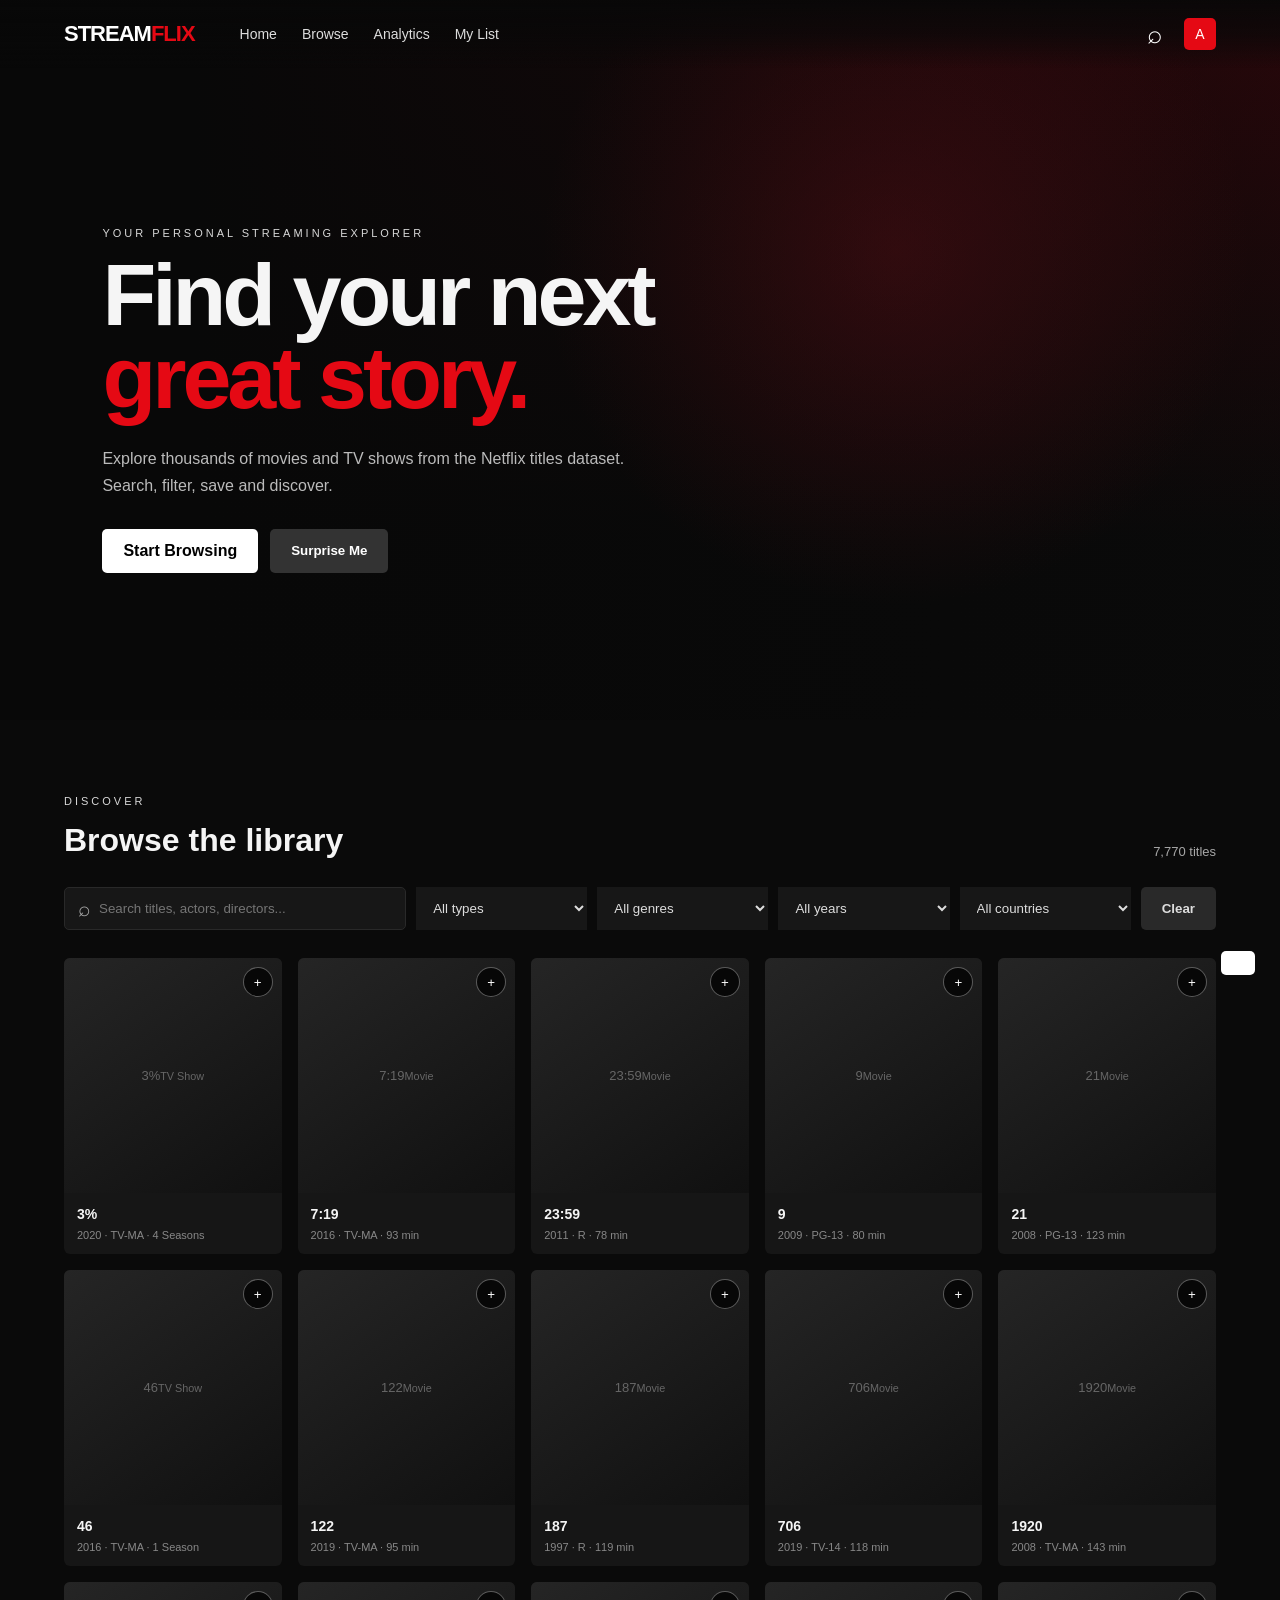
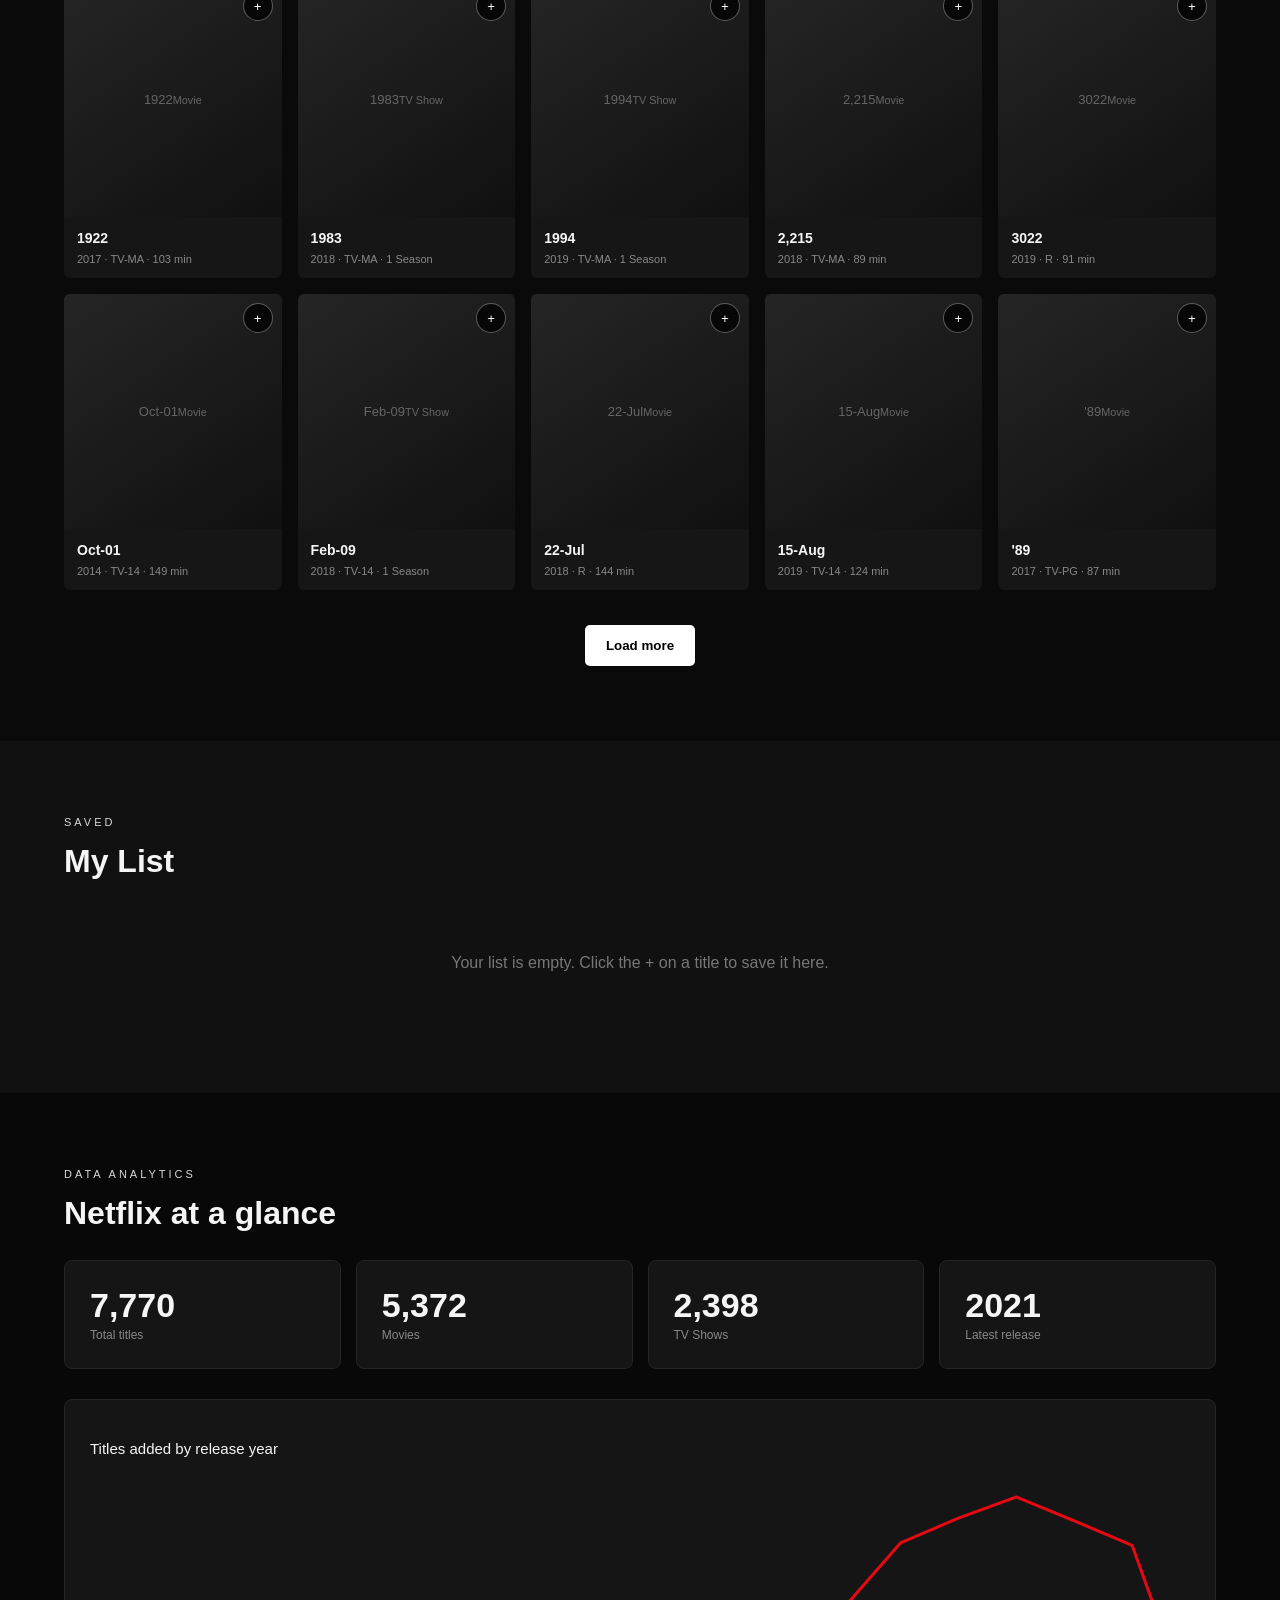
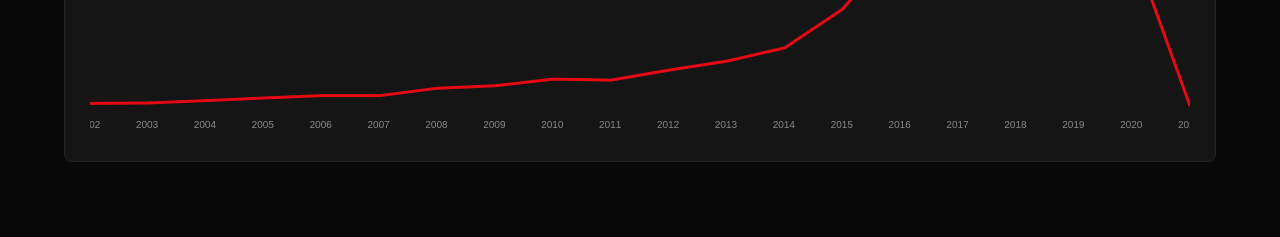
<file: website/index.html>
<!DOCTYPE html>
<html lang="en">
<head>
  <meta charset="UTF-8">
  <meta name="viewport" content="width=device-width, initial-scale=1.0">
  <title>StreamFlix — Netflix Data Explorer</title>
  <link rel="stylesheet" href="style.css">
</head>
<body>
  <header class="navbar">
    <a class="logo" href="#">STREAM<span>FLIX</span></a>
    <nav><a href="#home">Home</a><a href="#browse">Browse</a><a href="#analytics">Analytics</a><a href="#my-list">My List</a></nav>
    <div class="nav-actions"><button id="searchBtn" aria-label="Search">⌕</button><button id="profileBtn" class="profile">A</button></div>
  </header>

  <main>
    <section id="home" class="hero">
      <div class="hero-content">
        <p class="eyebrow">YOUR PERSONAL STREAMING EXPLORER</p>
        <h1>Find your next<br><strong>great story.</strong></h1>
        <p class="hero-copy">Explore thousands of movies and TV shows from the Netflix titles dataset. Search, filter, save and discover.</p>
        <div class="hero-actions"><a href="#browse" class="primary">Start Browsing</a><button id="randomBtn" class="secondary">Surprise Me</button></div>
      </div>
    </section>

    <section id="browse" class="section browse-section">
      <div class="section-head"><div><p class="eyebrow">DISCOVER</p><h2>Browse the library</h2></div><span id="resultCount" class="muted"></span></div>
      <div class="filters">
        <label class="search"><span>⌕</span><input id="searchInput" placeholder="Search titles, actors, directors..." autocomplete="off"></label>
        <select id="typeFilter"><option value="">All types</option><option>Movie</option><option>TV Show</option></select>
        <select id="genreFilter"><option value="">All genres</option></select>
        <select id="yearFilter"><option value="">All years</option></select>
        <select id="countryFilter"><option value="">All countries</option></select>
        <button id="clearFilters" class="clear">Clear</button>
      </div>
      <div id="grid" class="grid"></div>
      <button id="loadMore" class="load-more">Load more</button>
    </section>

    <section id="my-list" class="section dark-section">
      <div class="section-head"><div><p class="eyebrow">SAVED</p><h2>My List</h2></div></div>
      <div id="myListGrid" class="grid"></div><p id="emptyList" class="empty">Your list is empty. Click the + on a title to save it here.</p>
    </section>

    <section id="analytics" class="section analytics">
      <div class="section-head"><div><p class="eyebrow">DATA ANALYTICS</p><h2>Netflix at a glance</h2></div></div>
      <div class="stats"><div><b id="totalStat">—</b><span>Total titles</span></div><div><b id="movieStat">—</b><span>Movies</span></div><div><b id="showStat">—</b><span>TV Shows</span></div><div><b id="yearStat">—</b><span>Latest release</span></div></div>
      <div class="chart-card"><h3>Titles added by release year</h3><canvas id="yearChart"></canvas></div>
    </section>
  </main>

  <div id="modal" class="modal hidden"><div class="modal-backdrop" data-close></div><article class="details"><button class="close" data-close>×</button><div id="detailContent"></div></article></div>
  <div id="toast" class="toast"></div>
  <script src="app.js"></script>
</body>
</html>
</file>
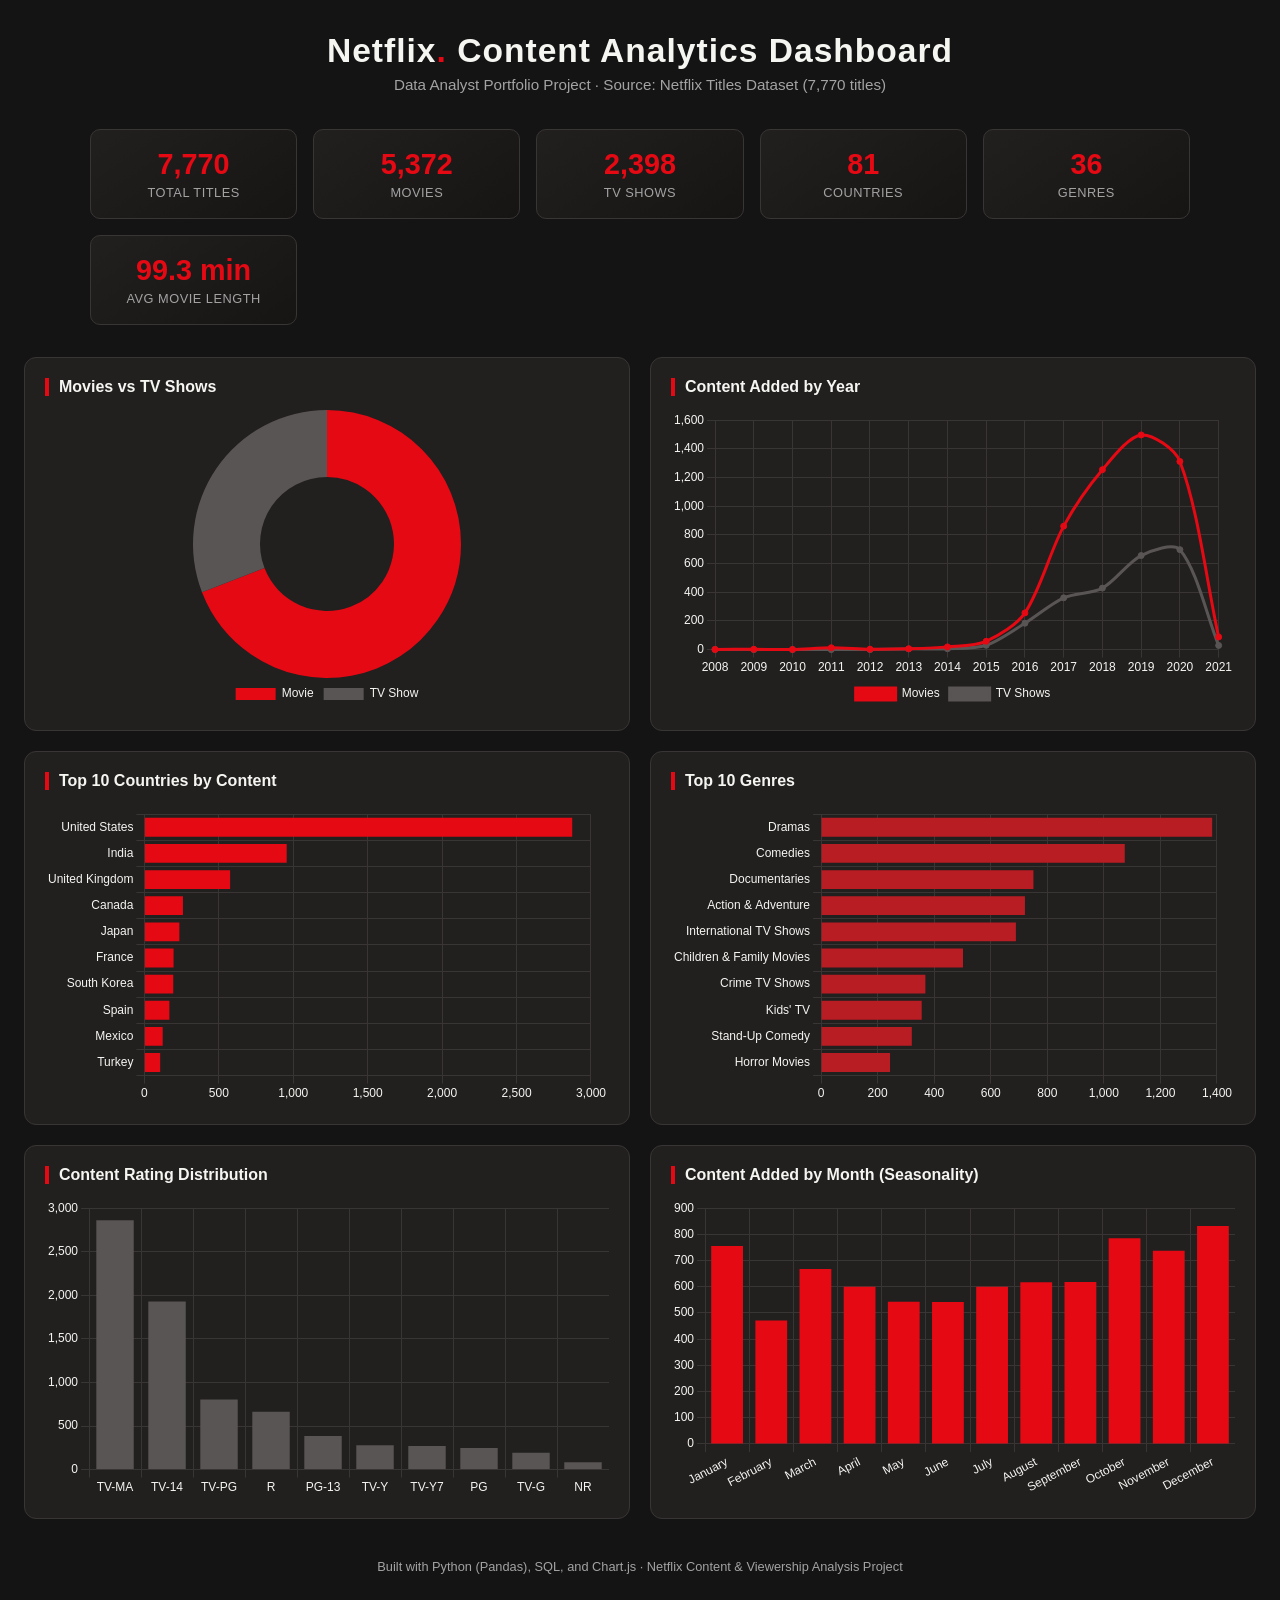
<file: netflix_dashboard.html>
<!DOCTYPE html>
<html lang="en">
<head>
<meta charset="UTF-8">
<title>Netflix Content Analytics Dashboard</title>
<script>
/*!
 * Chart.js v4.5.1
 * https://www.chartjs.org
 * (c) 2025 Chart.js Contributors
 * Released under the MIT License
 */
!function(t,e){"object"==typeof exports&&"undefined"!=typeof module?module.exports=e():"function"==typeof define&&define.amd?define(e):(t="undefined"!=typeof globalThis?globalThis:t||self).Chart=e()}(this,(function(){"use strict";var t=Object.freeze({__proto__:null,get Colors(){return Jo},get Decimation(){return ta},get Filler(){return ba},get Legend(){return Ma},get SubTitle(){return Pa},get Title(){return ka},get Tooltip(){return Na}});function e(){}const i=(()=>{let t=0;return()=>t++})();function s(t){return null==t}function n(t){if(Array.isArray&&Array.isArray(t))return!0;const e=Object.prototype.toString.call(t);return"[object"===e.slice(0,7)&&"Array]"===e.slice(-6)}function o(t){return null!==t&&"[object Object]"===Object.prototype.toString.call(t)}function a(t){return("number"==typeof t||t instanceof Number)&&isFinite(+t)}function r(t,e){return a(t)?t:e}function l(t,e){return void 0===t?e:t}const h=(t,e)=>"string"==typeof t&&t.endsWith("%")?parseFloat(t)/100:+t/e,c=(t,e)=>"string"==typeof t&&t.endsWith("%")?parseFloat(t)/100*e:+t;function d(t,e,i){if(t&&"function"==typeof t.call)return t.apply(i,e)}function u(t,e,i,s){let a,r,l;if(n(t))if(r=t.length,s)for(a=r-1;a>=0;a--)e.call(i,t[a],a);else for(a=0;a<r;a++)e.call(i,t[a],a);else if(o(t))for(l=Object.keys(t),r=l.length,a=0;a<r;a++)e.call(i,t[l[a]],l[a])}function f(t,e){let i,s,n,o;if(!t||!e||t.length!==e.length)return!1;for(i=0,s=t.length;i<s;++i)if(n=t[i],o=e[i],n.datasetIndex!==o.datasetIndex||n.index!==o.index)return!1;return!0}function g(t){if(n(t))return t.map(g);if(o(t)){const e=Object.create(null),i=Object.keys(t),s=i.length;let n=0;for(;n<s;++n)e[i[n]]=g(t[i[n]]);return e}return t}function p(t){return-1===["__proto__","prototype","constructor"].indexOf(t)}function m(t,e,i,s){if(!p(t))return;const n=e[t],a=i[t];o(n)&&o(a)?x(n,a,s):e[t]=g(a)}function x(t,e,i){const s=n(e)?e:[e],a=s.length;if(!o(t))return t;const r=(i=i||{}).merger||m;let l;for(let e=0;e<a;++e){if(l=s[e],!o(l))continue;const n=Object.keys(l);for(let e=0,s=n.length;e<s;++e)r(n[e],t,l,i)}return t}function b(t,e){return x(t,e,{merger:_})}function _(t,e,i){if(!p(t))return;const s=e[t],n=i[t];o(s)&&o(n)?b(s,n):Object.prototype.hasOwnProperty.call(e,t)||(e[t]=g(n))}const y={"":t=>t,x:t=>t.x,y:t=>t.y};function v(t){const e=t.split("."),i=[];let s="";for(const t of e)s+=t,s.endsWith("\\")?s=s.slice(0,-1)+".":(i.push(s),s="");return i}function M(t,e){const i=y[e]||(y[e]=function(t){const e=v(t);return t=>{for(const i of e){if(""===i)break;t=t&&t[i]}return t}}(e));return i(t)}function w(t){return t.charAt(0).toUpperCase()+t.slice(1)}const k=t=>void 0!==t,S=t=>"function"==typeof t,P=(t,e)=>{if(t.size!==e.size)return!1;for(const i of t)if(!e.has(i))return!1;return!0};function D(t){return"mouseup"===t.type||"click"===t.type||"contextmenu"===t.type}const C=Math.PI,O=2*C,A=O+C,T=Number.POSITIVE_INFINITY,L=C/180,E=C/2,R=C/4,I=2*C/3,z=Math.log10,F=Math.sign;function V(t,e,i){return Math.abs(t-e)<i}function B(t){const e=Math.round(t);t=V(t,e,t/1e3)?e:t;const i=Math.pow(10,Math.floor(z(t))),s=t/i;return(s<=1?1:s<=2?2:s<=5?5:10)*i}function W(t){const e=[],i=Math.sqrt(t);let s;for(s=1;s<i;s++)t%s==0&&(e.push(s),e.push(t/s));return i===(0|i)&&e.push(i),e.sort(((t,e)=>t-e)).pop(),e}function N(t){return!function(t){return"symbol"==typeof t||"object"==typeof t&&null!==t&&!(Symbol.toPrimitive in t||"toString"in t||"valueOf"in t)}(t)&&!isNaN(parseFloat(t))&&isFinite(t)}function H(t,e){const i=Math.round(t);return i-e<=t&&i+e>=t}function j(t,e,i){let s,n,o;for(s=0,n=t.length;s<n;s++)o=t[s][i],isNaN(o)||(e.min=Math.min(e.min,o),e.max=Math.max(e.max,o))}function $(t){return t*(C/180)}function Y(t){return t*(180/C)}function U(t){if(!a(t))return;let e=1,i=0;for(;Math.round(t*e)/e!==t;)e*=10,i++;return i}function X(t,e){const i=e.x-t.x,s=e.y-t.y,n=Math.sqrt(i*i+s*s);let o=Math.atan2(s,i);return o<-.5*C&&(o+=O),{angle:o,distance:n}}function q(t,e){return Math.sqrt(Math.pow(e.x-t.x,2)+Math.pow(e.y-t.y,2))}function K(t,e){return(t-e+A)%O-C}function G(t){return(t%O+O)%O}function J(t,e,i,s){const n=G(t),o=G(e),a=G(i),r=G(o-n),l=G(a-n),h=G(n-o),c=G(n-a);return n===o||n===a||s&&o===a||r>l&&h<c}function Z(t,e,i){return Math.max(e,Math.min(i,t))}function Q(t){return Z(t,-32768,32767)}function tt(t,e,i,s=1e-6){return t>=Math.min(e,i)-s&&t<=Math.max(e,i)+s}function et(t,e,i){i=i||(i=>t[i]<e);let s,n=t.length-1,o=0;for(;n-o>1;)s=o+n>>1,i(s)?o=s:n=s;return{lo:o,hi:n}}const it=(t,e,i,s)=>et(t,i,s?s=>{const n=t[s][e];return n<i||n===i&&t[s+1][e]===i}:s=>t[s][e]<i),st=(t,e,i)=>et(t,i,(s=>t[s][e]>=i));function nt(t,e,i){let s=0,n=t.length;for(;s<n&&t[s]<e;)s++;for(;n>s&&t[n-1]>i;)n--;return s>0||n<t.length?t.slice(s,n):t}const ot=["push","pop","shift","splice","unshift"];function at(t,e){t._chartjs?t._chartjs.listeners.push(e):(Object.defineProperty(t,"_chartjs",{configurable:!0,enumerable:!1,value:{listeners:[e]}}),ot.forEach((e=>{const i="_onData"+w(e),s=t[e];Object.defineProperty(t,e,{configurable:!0,enumerable:!1,value(...e){const n=s.apply(this,e);return t._chartjs.listeners.forEach((t=>{"function"==typeof t[i]&&t[i](...e)})),n}})})))}function rt(t,e){const i=t._chartjs;if(!i)return;const s=i.listeners,n=s.indexOf(e);-1!==n&&s.splice(n,1),s.length>0||(ot.forEach((e=>{delete t[e]})),delete t._chartjs)}function lt(t){const e=new Set(t);return e.size===t.length?t:Array.from(e)}const ht="undefined"==typeof window?function(t){return t()}:window.requestAnimationFrame;function ct(t,e){let i=[],s=!1;return function(...n){i=n,s||(s=!0,ht.call(window,(()=>{s=!1,t.apply(e,i)})))}}function dt(t,e){let i;return function(...s){return e?(clearTimeout(i),i=setTimeout(t,e,s)):t.apply(this,s),e}}const ut=t=>"start"===t?"left":"end"===t?"right":"center",ft=(t,e,i)=>"start"===t?e:"end"===t?i:(e+i)/2,gt=(t,e,i,s)=>t===(s?"left":"right")?i:"center"===t?(e+i)/2:e;function pt(t,e,i){const n=e.length;let o=0,a=n;if(t._sorted){const{iScale:r,vScale:l,_parsed:h}=t,c=t.dataset&&t.dataset.options?t.dataset.options.spanGaps:null,d=r.axis,{min:u,max:f,minDefined:g,maxDefined:p}=r.getUserBounds();if(g){if(o=Math.min(it(h,d,u).lo,i?n:it(e,d,r.getPixelForValue(u)).lo),c){const t=h.slice(0,o+1).reverse().findIndex((t=>!s(t[l.axis])));o-=Math.max(0,t)}o=Z(o,0,n-1)}if(p){let t=Math.max(it(h,r.axis,f,!0).hi+1,i?0:it(e,d,r.getPixelForValue(f),!0).hi+1);if(c){const e=h.slice(t-1).findIndex((t=>!s(t[l.axis])));t+=Math.max(0,e)}a=Z(t,o,n)-o}else a=n-o}return{start:o,count:a}}function mt(t){const{xScale:e,yScale:i,_scaleRanges:s}=t,n={xmin:e.min,xmax:e.max,ymin:i.min,ymax:i.max};if(!s)return t._scaleRanges=n,!0;const o=s.xmin!==e.min||s.xmax!==e.max||s.ymin!==i.min||s.ymax!==i.max;return Object.assign(s,n),o}class xt{constructor(){this._request=null,this._charts=new Map,this._running=!1,this._lastDate=void 0}_notify(t,e,i,s){const n=e.listeners[s],o=e.duration;n.forEach((s=>s({chart:t,initial:e.initial,numSteps:o,currentStep:Math.min(i-e.start,o)})))}_refresh(){this._request||(this._running=!0,this._request=ht.call(window,(()=>{this._update(),this._request=null,this._running&&this._refresh()})))}_update(t=Date.now()){let e=0;this._charts.forEach(((i,s)=>{if(!i.running||!i.items.length)return;const n=i.items;let o,a=n.length-1,r=!1;for(;a>=0;--a)o=n[a],o._active?(o._total>i.duration&&(i.duration=o._total),o.tick(t),r=!0):(n[a]=n[n.length-1],n.pop());r&&(s.draw(),this._notify(s,i,t,"progress")),n.length||(i.running=!1,this._notify(s,i,t,"complete"),i.initial=!1),e+=n.length})),this._lastDate=t,0===e&&(this._running=!1)}_getAnims(t){const e=this._charts;let i=e.get(t);return i||(i={running:!1,initial:!0,items:[],listeners:{complete:[],progress:[]}},e.set(t,i)),i}listen(t,e,i){this._getAnims(t).listeners[e].push(i)}add(t,e){e&&e.length&&this._getAnims(t).items.push(...e)}has(t){return this._getAnims(t).items.length>0}start(t){const e=this._charts.get(t);e&&(e.running=!0,e.start=Date.now(),e.duration=e.items.reduce(((t,e)=>Math.max(t,e._duration)),0),this._refresh())}running(t){if(!this._running)return!1;const e=this._charts.get(t);return!!(e&&e.running&&e.items.length)}stop(t){const e=this._charts.get(t);if(!e||!e.items.length)return;const i=e.items;let s=i.length-1;for(;s>=0;--s)i[s].cancel();e.items=[],this._notify(t,e,Date.now(),"complete")}remove(t){return this._charts.delete(t)}}var bt=new xt;
/*!
 * @kurkle/color v0.3.2
 * https://github.com/kurkle/color#readme
 * (c) 2023 Jukka Kurkela
 * Released under the MIT License
 */function _t(t){return t+.5|0}const yt=(t,e,i)=>Math.max(Math.min(t,i),e);function vt(t){return yt(_t(2.55*t),0,255)}function Mt(t){return yt(_t(255*t),0,255)}function wt(t){return yt(_t(t/2.55)/100,0,1)}function kt(t){return yt(_t(100*t),0,100)}const St={0:0,1:1,2:2,3:3,4:4,5:5,6:6,7:7,8:8,9:9,A:10,B:11,C:12,D:13,E:14,F:15,a:10,b:11,c:12,d:13,e:14,f:15},Pt=[..."0123456789ABCDEF"],Dt=t=>Pt[15&t],Ct=t=>Pt[(240&t)>>4]+Pt[15&t],Ot=t=>(240&t)>>4==(15&t);function At(t){var e=(t=>Ot(t.r)&&Ot(t.g)&&Ot(t.b)&&Ot(t.a))(t)?Dt:Ct;return t?"#"+e(t.r)+e(t.g)+e(t.b)+((t,e)=>t<255?e(t):"")(t.a,e):void 0}const Tt=/^(hsla?|hwb|hsv)\(\s*([-+.e\d]+)(?:deg)?[\s,]+([-+.e\d]+)%[\s,]+([-+.e\d]+)%(?:[\s,]+([-+.e\d]+)(%)?)?\s*\)$/;function Lt(t,e,i){const s=e*Math.min(i,1-i),n=(e,n=(e+t/30)%12)=>i-s*Math.max(Math.min(n-3,9-n,1),-1);return[n(0),n(8),n(4)]}function Et(t,e,i){const s=(s,n=(s+t/60)%6)=>i-i*e*Math.max(Math.min(n,4-n,1),0);return[s(5),s(3),s(1)]}function Rt(t,e,i){const s=Lt(t,1,.5);let n;for(e+i>1&&(n=1/(e+i),e*=n,i*=n),n=0;n<3;n++)s[n]*=1-e-i,s[n]+=e;return s}function It(t){const e=t.r/255,i=t.g/255,s=t.b/255,n=Math.max(e,i,s),o=Math.min(e,i,s),a=(n+o)/2;let r,l,h;return n!==o&&(h=n-o,l=a>.5?h/(2-n-o):h/(n+o),r=function(t,e,i,s,n){return t===n?(e-i)/s+(e<i?6:0):e===n?(i-t)/s+2:(t-e)/s+4}(e,i,s,h,n),r=60*r+.5),[0|r,l||0,a]}function zt(t,e,i,s){return(Array.isArray(e)?t(e[0],e[1],e[2]):t(e,i,s)).map(Mt)}function Ft(t,e,i){return zt(Lt,t,e,i)}function Vt(t){return(t%360+360)%360}function Bt(t){const e=Tt.exec(t);let i,s=255;if(!e)return;e[5]!==i&&(s=e[6]?vt(+e[5]):Mt(+e[5]));const n=Vt(+e[2]),o=+e[3]/100,a=+e[4]/100;return i="hwb"===e[1]?function(t,e,i){return zt(Rt,t,e,i)}(n,o,a):"hsv"===e[1]?function(t,e,i){return zt(Et,t,e,i)}(n,o,a):Ft(n,o,a),{r:i[0],g:i[1],b:i[2],a:s}}const Wt={x:"dark",Z:"light",Y:"re",X:"blu",W:"gr",V:"medium",U:"slate",A:"ee",T:"ol",S:"or",B:"ra",C:"lateg",D:"ights",R:"in",Q:"turquois",E:"hi",P:"ro",O:"al",N:"le",M:"de",L:"yello",F:"en",K:"ch",G:"arks",H:"ea",I:"ightg",J:"wh"},Nt={OiceXe:"f0f8ff",antiquewEte:"faebd7",aqua:"ffff",aquamarRe:"7fffd4",azuY:"f0ffff",beige:"f5f5dc",bisque:"ffe4c4",black:"0",blanKedOmond:"ffebcd",Xe:"ff",XeviTet:"8a2be2",bPwn:"a52a2a",burlywood:"deb887",caMtXe:"5f9ea0",KartYuse:"7fff00",KocTate:"d2691e",cSO:"ff7f50",cSnflowerXe:"6495ed",cSnsilk:"fff8dc",crimson:"dc143c",cyan:"ffff",xXe:"8b",xcyan:"8b8b",xgTMnPd:"b8860b",xWay:"a9a9a9",xgYF:"6400",xgYy:"a9a9a9",xkhaki:"bdb76b",xmagFta:"8b008b",xTivegYF:"556b2f",xSange:"ff8c00",xScEd:"9932cc",xYd:"8b0000",xsOmon:"e9967a",xsHgYF:"8fbc8f",xUXe:"483d8b",xUWay:"2f4f4f",xUgYy:"2f4f4f",xQe:"ced1",xviTet:"9400d3",dAppRk:"ff1493",dApskyXe:"bfff",dimWay:"696969",dimgYy:"696969",dodgerXe:"1e90ff",fiYbrick:"b22222",flSOwEte:"fffaf0",foYstWAn:"228b22",fuKsia:"ff00ff",gaRsbSo:"dcdcdc",ghostwEte:"f8f8ff",gTd:"ffd700",gTMnPd:"daa520",Way:"808080",gYF:"8000",gYFLw:"adff2f",gYy:"808080",honeyMw:"f0fff0",hotpRk:"ff69b4",RdianYd:"cd5c5c",Rdigo:"4b0082",ivSy:"fffff0",khaki:"f0e68c",lavFMr:"e6e6fa",lavFMrXsh:"fff0f5",lawngYF:"7cfc00",NmoncEffon:"fffacd",ZXe:"add8e6",ZcSO:"f08080",Zcyan:"e0ffff",ZgTMnPdLw:"fafad2",ZWay:"d3d3d3",ZgYF:"90ee90",ZgYy:"d3d3d3",ZpRk:"ffb6c1",ZsOmon:"ffa07a",ZsHgYF:"20b2aa",ZskyXe:"87cefa",ZUWay:"778899",ZUgYy:"778899",ZstAlXe:"b0c4de",ZLw:"ffffe0",lime:"ff00",limegYF:"32cd32",lRF:"faf0e6",magFta:"ff00ff",maPon:"800000",VaquamarRe:"66cdaa",VXe:"cd",VScEd:"ba55d3",VpurpN:"9370db",VsHgYF:"3cb371",VUXe:"7b68ee",VsprRggYF:"fa9a",VQe:"48d1cc",VviTetYd:"c71585",midnightXe:"191970",mRtcYam:"f5fffa",mistyPse:"ffe4e1",moccasR:"ffe4b5",navajowEte:"ffdead",navy:"80",Tdlace:"fdf5e6",Tive:"808000",TivedBb:"6b8e23",Sange:"ffa500",SangeYd:"ff4500",ScEd:"da70d6",pOegTMnPd:"eee8aa",pOegYF:"98fb98",pOeQe:"afeeee",pOeviTetYd:"db7093",papayawEp:"ffefd5",pHKpuff:"ffdab9",peru:"cd853f",pRk:"ffc0cb",plum:"dda0dd",powMrXe:"b0e0e6",purpN:"800080",YbeccapurpN:"663399",Yd:"ff0000",Psybrown:"bc8f8f",PyOXe:"4169e1",saddNbPwn:"8b4513",sOmon:"fa8072",sandybPwn:"f4a460",sHgYF:"2e8b57",sHshell:"fff5ee",siFna:"a0522d",silver:"c0c0c0",skyXe:"87ceeb",UXe:"6a5acd",UWay:"708090",UgYy:"708090",snow:"fffafa",sprRggYF:"ff7f",stAlXe:"4682b4",tan:"d2b48c",teO:"8080",tEstN:"d8bfd8",tomato:"ff6347",Qe:"40e0d0",viTet:"ee82ee",JHt:"f5deb3",wEte:"ffffff",wEtesmoke:"f5f5f5",Lw:"ffff00",LwgYF:"9acd32"};let Ht;function jt(t){Ht||(Ht=function(){const t={},e=Object.keys(Nt),i=Object.keys(Wt);let s,n,o,a,r;for(s=0;s<e.length;s++){for(a=r=e[s],n=0;n<i.length;n++)o=i[n],r=r.replace(o,Wt[o]);o=parseInt(Nt[a],16),t[r]=[o>>16&255,o>>8&255,255&o]}return t}(),Ht.transparent=[0,0,0,0]);const e=Ht[t.toLowerCase()];return e&&{r:e[0],g:e[1],b:e[2],a:4===e.length?e[3]:255}}const $t=/^rgba?\(\s*([-+.\d]+)(%)?[\s,]+([-+.e\d]+)(%)?[\s,]+([-+.e\d]+)(%)?(?:[\s,/]+([-+.e\d]+)(%)?)?\s*\)$/;const Yt=t=>t<=.0031308?12.92*t:1.055*Math.pow(t,1/2.4)-.055,Ut=t=>t<=.04045?t/12.92:Math.pow((t+.055)/1.055,2.4);function Xt(t,e,i){if(t){let s=It(t);s[e]=Math.max(0,Math.min(s[e]+s[e]*i,0===e?360:1)),s=Ft(s),t.r=s[0],t.g=s[1],t.b=s[2]}}function qt(t,e){return t?Object.assign(e||{},t):t}function Kt(t){var e={r:0,g:0,b:0,a:255};return Array.isArray(t)?t.length>=3&&(e={r:t[0],g:t[1],b:t[2],a:255},t.length>3&&(e.a=Mt(t[3]))):(e=qt(t,{r:0,g:0,b:0,a:1})).a=Mt(e.a),e}function Gt(t){return"r"===t.charAt(0)?function(t){const e=$t.exec(t);let i,s,n,o=255;if(e){if(e[7]!==i){const t=+e[7];o=e[8]?vt(t):yt(255*t,0,255)}return i=+e[1],s=+e[3],n=+e[5],i=255&(e[2]?vt(i):yt(i,0,255)),s=255&(e[4]?vt(s):yt(s,0,255)),n=255&(e[6]?vt(n):yt(n,0,255)),{r:i,g:s,b:n,a:o}}}(t):Bt(t)}class Jt{constructor(t){if(t instanceof Jt)return t;const e=typeof t;let i;var s,n,o;"object"===e?i=Kt(t):"string"===e&&(o=(s=t).length,"#"===s[0]&&(4===o||5===o?n={r:255&17*St[s[1]],g:255&17*St[s[2]],b:255&17*St[s[3]],a:5===o?17*St[s[4]]:255}:7!==o&&9!==o||(n={r:St[s[1]]<<4|St[s[2]],g:St[s[3]]<<4|St[s[4]],b:St[s[5]]<<4|St[s[6]],a:9===o?St[s[7]]<<4|St[s[8]]:255})),i=n||jt(t)||Gt(t)),this._rgb=i,this._valid=!!i}get valid(){return this._valid}get rgb(){var t=qt(this._rgb);return t&&(t.a=wt(t.a)),t}set rgb(t){this._rgb=Kt(t)}rgbString(){return this._valid?(t=this._rgb)&&(t.a<255?`rgba(${t.r}, ${t.g}, ${t.b}, ${wt(t.a)})`:`rgb(${t.r}, ${t.g}, ${t.b})`):void 0;var t}hexString(){return this._valid?At(this._rgb):void 0}hslString(){return this._valid?function(t){if(!t)return;const e=It(t),i=e[0],s=kt(e[1]),n=kt(e[2]);return t.a<255?`hsla(${i}, ${s}%, ${n}%, ${wt(t.a)})`:`hsl(${i}, ${s}%, ${n}%)`}(this._rgb):void 0}mix(t,e){if(t){const i=this.rgb,s=t.rgb;let n;const o=e===n?.5:e,a=2*o-1,r=i.a-s.a,l=((a*r==-1?a:(a+r)/(1+a*r))+1)/2;n=1-l,i.r=255&l*i.r+n*s.r+.5,i.g=255&l*i.g+n*s.g+.5,i.b=255&l*i.b+n*s.b+.5,i.a=o*i.a+(1-o)*s.a,this.rgb=i}return this}interpolate(t,e){return t&&(this._rgb=function(t,e,i){const s=Ut(wt(t.r)),n=Ut(wt(t.g)),o=Ut(wt(t.b));return{r:Mt(Yt(s+i*(Ut(wt(e.r))-s))),g:Mt(Yt(n+i*(Ut(wt(e.g))-n))),b:Mt(Yt(o+i*(Ut(wt(e.b))-o))),a:t.a+i*(e.a-t.a)}}(this._rgb,t._rgb,e)),this}clone(){return new Jt(this.rgb)}alpha(t){return this._rgb.a=Mt(t),this}clearer(t){return this._rgb.a*=1-t,this}greyscale(){const t=this._rgb,e=_t(.3*t.r+.59*t.g+.11*t.b);return t.r=t.g=t.b=e,this}opaquer(t){return this._rgb.a*=1+t,this}negate(){const t=this._rgb;return t.r=255-t.r,t.g=255-t.g,t.b=255-t.b,this}lighten(t){return Xt(this._rgb,2,t),this}darken(t){return Xt(this._rgb,2,-t),this}saturate(t){return Xt(this._rgb,1,t),this}desaturate(t){return Xt(this._rgb,1,-t),this}rotate(t){return function(t,e){var i=It(t);i[0]=Vt(i[0]+e),i=Ft(i),t.r=i[0],t.g=i[1],t.b=i[2]}(this._rgb,t),this}}function Zt(t){if(t&&"object"==typeof t){const e=t.toString();return"[object CanvasPattern]"===e||"[object CanvasGradient]"===e}return!1}function Qt(t){return Zt(t)?t:new Jt(t)}function te(t){return Zt(t)?t:new Jt(t).saturate(.5).darken(.1).hexString()}const ee=["x","y","borderWidth","radius","tension"],ie=["color","borderColor","backgroundColor"];const se=new Map;function ne(t,e,i){return function(t,e){e=e||{};const i=t+JSON.stringify(e);let s=se.get(i);return s||(s=new Intl.NumberFormat(t,e),se.set(i,s)),s}(e,i).format(t)}const oe={values:t=>n(t)?t:""+t,numeric(t,e,i){if(0===t)return"0";const s=this.chart.options.locale;let n,o=t;if(i.length>1){const e=Math.max(Math.abs(i[0].value),Math.abs(i[i.length-1].value));(e<1e-4||e>1e15)&&(n="scientific"),o=function(t,e){let i=e.length>3?e[2].value-e[1].value:e[1].value-e[0].value;Math.abs(i)>=1&&t!==Math.floor(t)&&(i=t-Math.floor(t));return i}(t,i)}const a=z(Math.abs(o)),r=isNaN(a)?1:Math.max(Math.min(-1*Math.floor(a),20),0),l={notation:n,minimumFractionDigits:r,maximumFractionDigits:r};return Object.assign(l,this.options.ticks.format),ne(t,s,l)},logarithmic(t,e,i){if(0===t)return"0";const s=i[e].significand||t/Math.pow(10,Math.floor(z(t)));return[1,2,3,5,10,15].includes(s)||e>.8*i.length?oe.numeric.call(this,t,e,i):""}};var ae={formatters:oe};const re=Object.create(null),le=Object.create(null);function he(t,e){if(!e)return t;const i=e.split(".");for(let e=0,s=i.length;e<s;++e){const s=i[e];t=t[s]||(t[s]=Object.create(null))}return t}function ce(t,e,i){return"string"==typeof e?x(he(t,e),i):x(he(t,""),e)}class de{constructor(t,e){this.animation=void 0,this.backgroundColor="rgba(0,0,0,0.1)",this.borderColor="rgba(0,0,0,0.1)",this.color="#666",this.datasets={},this.devicePixelRatio=t=>t.chart.platform.getDevicePixelRatio(),this.elements={},this.events=["mousemove","mouseout","click","touchstart","touchmove"],this.font={family:"'Helvetica Neue', 'Helvetica', 'Arial', sans-serif",size:12,style:"normal",lineHeight:1.2,weight:null},this.hover={},this.hoverBackgroundColor=(t,e)=>te(e.backgroundColor),this.hoverBorderColor=(t,e)=>te(e.borderColor),this.hoverColor=(t,e)=>te(e.color),this.indexAxis="x",this.interaction={mode:"nearest",intersect:!0,includeInvisible:!1},this.maintainAspectRatio=!0,this.onHover=null,this.onClick=null,this.parsing=!0,this.plugins={},this.responsive=!0,this.scale=void 0,this.scales={},this.showLine=!0,this.drawActiveElementsOnTop=!0,this.describe(t),this.apply(e)}set(t,e){return ce(this,t,e)}get(t){return he(this,t)}describe(t,e){return ce(le,t,e)}override(t,e){return ce(re,t,e)}route(t,e,i,s){const n=he(this,t),a=he(this,i),r="_"+e;Object.defineProperties(n,{[r]:{value:n[e],writable:!0},[e]:{enumerable:!0,get(){const t=this[r],e=a[s];return o(t)?Object.assign({},e,t):l(t,e)},set(t){this[r]=t}}})}apply(t){t.forEach((t=>t(this)))}}var ue=new de({_scriptable:t=>!t.startsWith("on"),_indexable:t=>"events"!==t,hover:{_fallback:"interaction"},interaction:{_scriptable:!1,_indexable:!1}},[function(t){t.set("animation",{delay:void 0,duration:1e3,easing:"easeOutQuart",fn:void 0,from:void 0,loop:void 0,to:void 0,type:void 0}),t.describe("animation",{_fallback:!1,_indexable:!1,_scriptable:t=>"onProgress"!==t&&"onComplete"!==t&&"fn"!==t}),t.set("animations",{colors:{type:"color",properties:ie},numbers:{type:"number",properties:ee}}),t.describe("animations",{_fallback:"animation"}),t.set("transitions",{active:{animation:{duration:400}},resize:{animation:{duration:0}},show:{animations:{colors:{from:"transparent"},visible:{type:"boolean",duration:0}}},hide:{animations:{colors:{to:"transparent"},visible:{type:"boolean",easing:"linear",fn:t=>0|t}}}})},function(t){t.set("layout",{autoPadding:!0,padding:{top:0,right:0,bottom:0,left:0}})},function(t){t.set("scale",{display:!0,offset:!1,reverse:!1,beginAtZero:!1,bounds:"ticks",clip:!0,grace:0,grid:{display:!0,lineWidth:1,drawOnChartArea:!0,drawTicks:!0,tickLength:8,tickWidth:(t,e)=>e.lineWidth,tickColor:(t,e)=>e.color,offset:!1},border:{display:!0,dash:[],dashOffset:0,width:1},title:{display:!1,text:"",padding:{top:4,bottom:4}},ticks:{minRotation:0,maxRotation:50,mirror:!1,textStrokeWidth:0,textStrokeColor:"",padding:3,display:!0,autoSkip:!0,autoSkipPadding:3,labelOffset:0,callback:ae.formatters.values,minor:{},major:{},align:"center",crossAlign:"near",showLabelBackdrop:!1,backdropColor:"rgba(255, 255, 255, 0.75)",backdropPadding:2}}),t.route("scale.ticks","color","","color"),t.route("scale.grid","color","","borderColor"),t.route("scale.border","color","","borderColor"),t.route("scale.title","color","","color"),t.describe("scale",{_fallback:!1,_scriptable:t=>!t.startsWith("before")&&!t.startsWith("after")&&"callback"!==t&&"parser"!==t,_indexable:t=>"borderDash"!==t&&"tickBorderDash"!==t&&"dash"!==t}),t.describe("scales",{_fallback:"scale"}),t.describe("scale.ticks",{_scriptable:t=>"backdropPadding"!==t&&"callback"!==t,_indexable:t=>"backdropPadding"!==t})}]);function fe(){return"undefined"!=typeof window&&"undefined"!=typeof document}function ge(t){let e=t.parentNode;return e&&"[object ShadowRoot]"===e.toString()&&(e=e.host),e}function pe(t,e,i){let s;return"string"==typeof t?(s=parseInt(t,10),-1!==t.indexOf("%")&&(s=s/100*e.parentNode[i])):s=t,s}const me=t=>t.ownerDocument.defaultView.getComputedStyle(t,null);function xe(t,e){return me(t).getPropertyValue(e)}const be=["top","right","bottom","left"];function _e(t,e,i){const s={};i=i?"-"+i:"";for(let n=0;n<4;n++){const o=be[n];s[o]=parseFloat(t[e+"-"+o+i])||0}return s.width=s.left+s.right,s.height=s.top+s.bottom,s}const ye=(t,e,i)=>(t>0||e>0)&&(!i||!i.shadowRoot);function ve(t,e){if("native"in t)return t;const{canvas:i,currentDevicePixelRatio:s}=e,n=me(i),o="border-box"===n.boxSizing,a=_e(n,"padding"),r=_e(n,"border","width"),{x:l,y:h,box:c}=function(t,e){const i=t.touches,s=i&&i.length?i[0]:t,{offsetX:n,offsetY:o}=s;let a,r,l=!1;if(ye(n,o,t.target))a=n,r=o;else{const t=e.getBoundingClientRect();a=s.clientX-t.left,r=s.clientY-t.top,l=!0}return{x:a,y:r,box:l}}(t,i),d=a.left+(c&&r.left),u=a.top+(c&&r.top);let{width:f,height:g}=e;return o&&(f-=a.width+r.width,g-=a.height+r.height),{x:Math.round((l-d)/f*i.width/s),y:Math.round((h-u)/g*i.height/s)}}const Me=t=>Math.round(10*t)/10;function we(t,e,i,s){const n=me(t),o=_e(n,"margin"),a=pe(n.maxWidth,t,"clientWidth")||T,r=pe(n.maxHeight,t,"clientHeight")||T,l=function(t,e,i){let s,n;if(void 0===e||void 0===i){const o=t&&ge(t);if(o){const t=o.getBoundingClientRect(),a=me(o),r=_e(a,"border","width"),l=_e(a,"padding");e=t.width-l.width-r.width,i=t.height-l.height-r.height,s=pe(a.maxWidth,o,"clientWidth"),n=pe(a.maxHeight,o,"clientHeight")}else e=t.clientWidth,i=t.clientHeight}return{width:e,height:i,maxWidth:s||T,maxHeight:n||T}}(t,e,i);let{width:h,height:c}=l;if("content-box"===n.boxSizing){const t=_e(n,"border","width"),e=_e(n,"padding");h-=e.width+t.width,c-=e.height+t.height}h=Math.max(0,h-o.width),c=Math.max(0,s?h/s:c-o.height),h=Me(Math.min(h,a,l.maxWidth)),c=Me(Math.min(c,r,l.maxHeight)),h&&!c&&(c=Me(h/2));return(void 0!==e||void 0!==i)&&s&&l.height&&c>l.height&&(c=l.height,h=Me(Math.floor(c*s))),{width:h,height:c}}function ke(t,e,i){const s=e||1,n=Me(t.height*s),o=Me(t.width*s);t.height=Me(t.height),t.width=Me(t.width);const a=t.canvas;return a.style&&(i||!a.style.height&&!a.style.width)&&(a.style.height=`${t.height}px`,a.style.width=`${t.width}px`),(t.currentDevicePixelRatio!==s||a.height!==n||a.width!==o)&&(t.currentDevicePixelRatio=s,a.height=n,a.width=o,t.ctx.setTransform(s,0,0,s,0,0),!0)}const Se=function(){let t=!1;try{const e={get passive(){return t=!0,!1}};fe()&&(window.addEventListener("test",null,e),window.removeEventListener("test",null,e))}catch(t){}return t}();function Pe(t,e){const i=xe(t,e),s=i&&i.match(/^(\d+)(\.\d+)?px$/);return s?+s[1]:void 0}function De(t){return!t||s(t.size)||s(t.family)?null:(t.style?t.style+" ":"")+(t.weight?t.weight+" ":"")+t.size+"px "+t.family}function Ce(t,e,i,s,n){let o=e[n];return o||(o=e[n]=t.measureText(n).width,i.push(n)),o>s&&(s=o),s}function Oe(t,e,i,s){let o=(s=s||{}).data=s.data||{},a=s.garbageCollect=s.garbageCollect||[];s.font!==e&&(o=s.data={},a=s.garbageCollect=[],s.font=e),t.save(),t.font=e;let r=0;const l=i.length;let h,c,d,u,f;for(h=0;h<l;h++)if(u=i[h],null==u||n(u)){if(n(u))for(c=0,d=u.length;c<d;c++)f=u[c],null==f||n(f)||(r=Ce(t,o,a,r,f))}else r=Ce(t,o,a,r,u);t.restore();const g=a.length/2;if(g>i.length){for(h=0;h<g;h++)delete o[a[h]];a.splice(0,g)}return r}function Ae(t,e,i){const s=t.currentDevicePixelRatio,n=0!==i?Math.max(i/2,.5):0;return Math.round((e-n)*s)/s+n}function Te(t,e){(e||t)&&((e=e||t.getContext("2d")).save(),e.resetTransform(),e.clearRect(0,0,t.width,t.height),e.restore())}function Le(t,e,i,s){Ee(t,e,i,s,null)}function Ee(t,e,i,s,n){let o,a,r,l,h,c,d,u;const f=e.pointStyle,g=e.rotation,p=e.radius;let m=(g||0)*L;if(f&&"object"==typeof f&&(o=f.toString(),"[object HTMLImageElement]"===o||"[object HTMLCanvasElement]"===o))return t.save(),t.translate(i,s),t.rotate(m),t.drawImage(f,-f.width/2,-f.height/2,f.width,f.height),void t.restore();if(!(isNaN(p)||p<=0)){switch(t.beginPath(),f){default:n?t.ellipse(i,s,n/2,p,0,0,O):t.arc(i,s,p,0,O),t.closePath();break;case"triangle":c=n?n/2:p,t.moveTo(i+Math.sin(m)*c,s-Math.cos(m)*p),m+=I,t.lineTo(i+Math.sin(m)*c,s-Math.cos(m)*p),m+=I,t.lineTo(i+Math.sin(m)*c,s-Math.cos(m)*p),t.closePath();break;case"rectRounded":h=.516*p,l=p-h,a=Math.cos(m+R)*l,d=Math.cos(m+R)*(n?n/2-h:l),r=Math.sin(m+R)*l,u=Math.sin(m+R)*(n?n/2-h:l),t.arc(i-d,s-r,h,m-C,m-E),t.arc(i+u,s-a,h,m-E,m),t.arc(i+d,s+r,h,m,m+E),t.arc(i-u,s+a,h,m+E,m+C),t.closePath();break;case"rect":if(!g){l=Math.SQRT1_2*p,c=n?n/2:l,t.rect(i-c,s-l,2*c,2*l);break}m+=R;case"rectRot":d=Math.cos(m)*(n?n/2:p),a=Math.cos(m)*p,r=Math.sin(m)*p,u=Math.sin(m)*(n?n/2:p),t.moveTo(i-d,s-r),t.lineTo(i+u,s-a),t.lineTo(i+d,s+r),t.lineTo(i-u,s+a),t.closePath();break;case"crossRot":m+=R;case"cross":d=Math.cos(m)*(n?n/2:p),a=Math.cos(m)*p,r=Math.sin(m)*p,u=Math.sin(m)*(n?n/2:p),t.moveTo(i-d,s-r),t.lineTo(i+d,s+r),t.moveTo(i+u,s-a),t.lineTo(i-u,s+a);break;case"star":d=Math.cos(m)*(n?n/2:p),a=Math.cos(m)*p,r=Math.sin(m)*p,u=Math.sin(m)*(n?n/2:p),t.moveTo(i-d,s-r),t.lineTo(i+d,s+r),t.moveTo(i+u,s-a),t.lineTo(i-u,s+a),m+=R,d=Math.cos(m)*(n?n/2:p),a=Math.cos(m)*p,r=Math.sin(m)*p,u=Math.sin(m)*(n?n/2:p),t.moveTo(i-d,s-r),t.lineTo(i+d,s+r),t.moveTo(i+u,s-a),t.lineTo(i-u,s+a);break;case"line":a=n?n/2:Math.cos(m)*p,r=Math.sin(m)*p,t.moveTo(i-a,s-r),t.lineTo(i+a,s+r);break;case"dash":t.moveTo(i,s),t.lineTo(i+Math.cos(m)*(n?n/2:p),s+Math.sin(m)*p);break;case!1:t.closePath()}t.fill(),e.borderWidth>0&&t.stroke()}}function Re(t,e,i){return i=i||.5,!e||t&&t.x>e.left-i&&t.x<e.right+i&&t.y>e.top-i&&t.y<e.bottom+i}function Ie(t,e){t.save(),t.beginPath(),t.rect(e.left,e.top,e.right-e.left,e.bottom-e.top),t.clip()}function ze(t){t.restore()}function Fe(t,e,i,s,n){if(!e)return t.lineTo(i.x,i.y);if("middle"===n){const s=(e.x+i.x)/2;t.lineTo(s,e.y),t.lineTo(s,i.y)}else"after"===n!=!!s?t.lineTo(e.x,i.y):t.lineTo(i.x,e.y);t.lineTo(i.x,i.y)}function Ve(t,e,i,s){if(!e)return t.lineTo(i.x,i.y);t.bezierCurveTo(s?e.cp1x:e.cp2x,s?e.cp1y:e.cp2y,s?i.cp2x:i.cp1x,s?i.cp2y:i.cp1y,i.x,i.y)}function Be(t,e,i,s,n){if(n.strikethrough||n.underline){const o=t.measureText(s),a=e-o.actualBoundingBoxLeft,r=e+o.actualBoundingBoxRight,l=i-o.actualBoundingBoxAscent,h=i+o.actualBoundingBoxDescent,c=n.strikethrough?(l+h)/2:h;t.strokeStyle=t.fillStyle,t.beginPath(),t.lineWidth=n.decorationWidth||2,t.moveTo(a,c),t.lineTo(r,c),t.stroke()}}function We(t,e){const i=t.fillStyle;t.fillStyle=e.color,t.fillRect(e.left,e.top,e.width,e.height),t.fillStyle=i}function Ne(t,e,i,o,a,r={}){const l=n(e)?e:[e],h=r.strokeWidth>0&&""!==r.strokeColor;let c,d;for(t.save(),t.font=a.string,function(t,e){e.translation&&t.translate(e.translation[0],e.translation[1]),s(e.rotation)||t.rotate(e.rotation),e.color&&(t.fillStyle=e.color),e.textAlign&&(t.textAlign=e.textAlign),e.textBaseline&&(t.textBaseline=e.textBaseline)}(t,r),c=0;c<l.length;++c)d=l[c],r.backdrop&&We(t,r.backdrop),h&&(r.strokeColor&&(t.strokeStyle=r.strokeColor),s(r.strokeWidth)||(t.lineWidth=r.strokeWidth),t.strokeText(d,i,o,r.maxWidth)),t.fillText(d,i,o,r.maxWidth),Be(t,i,o,d,r),o+=Number(a.lineHeight);t.restore()}function He(t,e){const{x:i,y:s,w:n,h:o,radius:a}=e;t.arc(i+a.topLeft,s+a.topLeft,a.topLeft,1.5*C,C,!0),t.lineTo(i,s+o-a.bottomLeft),t.arc(i+a.bottomLeft,s+o-a.bottomLeft,a.bottomLeft,C,E,!0),t.lineTo(i+n-a.bottomRight,s+o),t.arc(i+n-a.bottomRight,s+o-a.bottomRight,a.bottomRight,E,0,!0),t.lineTo(i+n,s+a.topRight),t.arc(i+n-a.topRight,s+a.topRight,a.topRight,0,-E,!0),t.lineTo(i+a.topLeft,s)}function je(t,e=[""],i,s,n=(()=>t[0])){const o=i||t;void 0===s&&(s=ti("_fallback",t));const a={[Symbol.toStringTag]:"Object",_cacheable:!0,_scopes:t,_rootScopes:o,_fallback:s,_getTarget:n,override:i=>je([i,...t],e,o,s)};return new Proxy(a,{deleteProperty:(e,i)=>(delete e[i],delete e._keys,delete t[0][i],!0),get:(i,s)=>qe(i,s,(()=>function(t,e,i,s){let n;for(const o of e)if(n=ti(Ue(o,t),i),void 0!==n)return Xe(t,n)?Ze(i,s,t,n):n}(s,e,t,i))),getOwnPropertyDescriptor:(t,e)=>Reflect.getOwnPropertyDescriptor(t._scopes[0],e),getPrototypeOf:()=>Reflect.getPrototypeOf(t[0]),has:(t,e)=>ei(t).includes(e),ownKeys:t=>ei(t),set(t,e,i){const s=t._storage||(t._storage=n());return t[e]=s[e]=i,delete t._keys,!0}})}function $e(t,e,i,s){const a={_cacheable:!1,_proxy:t,_context:e,_subProxy:i,_stack:new Set,_descriptors:Ye(t,s),setContext:e=>$e(t,e,i,s),override:n=>$e(t.override(n),e,i,s)};return new Proxy(a,{deleteProperty:(e,i)=>(delete e[i],delete t[i],!0),get:(t,e,i)=>qe(t,e,(()=>function(t,e,i){const{_proxy:s,_context:a,_subProxy:r,_descriptors:l}=t;let h=s[e];S(h)&&l.isScriptable(e)&&(h=function(t,e,i,s){const{_proxy:n,_context:o,_subProxy:a,_stack:r}=i;if(r.has(t))throw new Error("Recursion detected: "+Array.from(r).join("->")+"->"+t);r.add(t);let l=e(o,a||s);r.delete(t),Xe(t,l)&&(l=Ze(n._scopes,n,t,l));return l}(e,h,t,i));n(h)&&h.length&&(h=function(t,e,i,s){const{_proxy:n,_context:a,_subProxy:r,_descriptors:l}=i;if(void 0!==a.index&&s(t))return e[a.index%e.length];if(o(e[0])){const i=e,s=n._scopes.filter((t=>t!==i));e=[];for(const o of i){const i=Ze(s,n,t,o);e.push($e(i,a,r&&r[t],l))}}return e}(e,h,t,l.isIndexable));Xe(e,h)&&(h=$e(h,a,r&&r[e],l));return h}(t,e,i))),getOwnPropertyDescriptor:(e,i)=>e._descriptors.allKeys?Reflect.has(t,i)?{enumerable:!0,configurable:!0}:void 0:Reflect.getOwnPropertyDescriptor(t,i),getPrototypeOf:()=>Reflect.getPrototypeOf(t),has:(e,i)=>Reflect.has(t,i),ownKeys:()=>Reflect.ownKeys(t),set:(e,i,s)=>(t[i]=s,delete e[i],!0)})}function Ye(t,e={scriptable:!0,indexable:!0}){const{_scriptable:i=e.scriptable,_indexable:s=e.indexable,_allKeys:n=e.allKeys}=t;return{allKeys:n,scriptable:i,indexable:s,isScriptable:S(i)?i:()=>i,isIndexable:S(s)?s:()=>s}}const Ue=(t,e)=>t?t+w(e):e,Xe=(t,e)=>o(e)&&"adapters"!==t&&(null===Object.getPrototypeOf(e)||e.constructor===Object);function qe(t,e,i){if(Object.prototype.hasOwnProperty.call(t,e)||"constructor"===e)return t[e];const s=i();return t[e]=s,s}function Ke(t,e,i){return S(t)?t(e,i):t}const Ge=(t,e)=>!0===t?e:"string"==typeof t?M(e,t):void 0;function Je(t,e,i,s,n){for(const o of e){const e=Ge(i,o);if(e){t.add(e);const o=Ke(e._fallback,i,n);if(void 0!==o&&o!==i&&o!==s)return o}else if(!1===e&&void 0!==s&&i!==s)return null}return!1}function Ze(t,e,i,s){const a=e._rootScopes,r=Ke(e._fallback,i,s),l=[...t,...a],h=new Set;h.add(s);let c=Qe(h,l,i,r||i,s);return null!==c&&((void 0===r||r===i||(c=Qe(h,l,r,c,s),null!==c))&&je(Array.from(h),[""],a,r,(()=>function(t,e,i){const s=t._getTarget();e in s||(s[e]={});const a=s[e];if(n(a)&&o(i))return i;return a||{}}(e,i,s))))}function Qe(t,e,i,s,n){for(;i;)i=Je(t,e,i,s,n);return i}function ti(t,e){for(const i of e){if(!i)continue;const e=i[t];if(void 0!==e)return e}}function ei(t){let e=t._keys;return e||(e=t._keys=function(t){const e=new Set;for(const i of t)for(const t of Object.keys(i).filter((t=>!t.startsWith("_"))))e.add(t);return Array.from(e)}(t._scopes)),e}function ii(t,e,i,s){const{iScale:n}=t,{key:o="r"}=this._parsing,a=new Array(s);let r,l,h,c;for(r=0,l=s;r<l;++r)h=r+i,c=e[h],a[r]={r:n.parse(M(c,o),h)};return a}const si=Number.EPSILON||1e-14,ni=(t,e)=>e<t.length&&!t[e].skip&&t[e],oi=t=>"x"===t?"y":"x";function ai(t,e,i,s){const n=t.skip?e:t,o=e,a=i.skip?e:i,r=q(o,n),l=q(a,o);let h=r/(r+l),c=l/(r+l);h=isNaN(h)?0:h,c=isNaN(c)?0:c;const d=s*h,u=s*c;return{previous:{x:o.x-d*(a.x-n.x),y:o.y-d*(a.y-n.y)},next:{x:o.x+u*(a.x-n.x),y:o.y+u*(a.y-n.y)}}}function ri(t,e="x"){const i=oi(e),s=t.length,n=Array(s).fill(0),o=Array(s);let a,r,l,h=ni(t,0);for(a=0;a<s;++a)if(r=l,l=h,h=ni(t,a+1),l){if(h){const t=h[e]-l[e];n[a]=0!==t?(h[i]-l[i])/t:0}o[a]=r?h?F(n[a-1])!==F(n[a])?0:(n[a-1]+n[a])/2:n[a-1]:n[a]}!function(t,e,i){const s=t.length;let n,o,a,r,l,h=ni(t,0);for(let c=0;c<s-1;++c)l=h,h=ni(t,c+1),l&&h&&(V(e[c],0,si)?i[c]=i[c+1]=0:(n=i[c]/e[c],o=i[c+1]/e[c],r=Math.pow(n,2)+Math.pow(o,2),r<=9||(a=3/Math.sqrt(r),i[c]=n*a*e[c],i[c+1]=o*a*e[c])))}(t,n,o),function(t,e,i="x"){const s=oi(i),n=t.length;let o,a,r,l=ni(t,0);for(let h=0;h<n;++h){if(a=r,r=l,l=ni(t,h+1),!r)continue;const n=r[i],c=r[s];a&&(o=(n-a[i])/3,r[`cp1${i}`]=n-o,r[`cp1${s}`]=c-o*e[h]),l&&(o=(l[i]-n)/3,r[`cp2${i}`]=n+o,r[`cp2${s}`]=c+o*e[h])}}(t,o,e)}function li(t,e,i){return Math.max(Math.min(t,i),e)}function hi(t,e,i,s,n){let o,a,r,l;if(e.spanGaps&&(t=t.filter((t=>!t.skip))),"monotone"===e.cubicInterpolationMode)ri(t,n);else{let i=s?t[t.length-1]:t[0];for(o=0,a=t.length;o<a;++o)r=t[o],l=ai(i,r,t[Math.min(o+1,a-(s?0:1))%a],e.tension),r.cp1x=l.previous.x,r.cp1y=l.previous.y,r.cp2x=l.next.x,r.cp2y=l.next.y,i=r}e.capBezierPoints&&function(t,e){let i,s,n,o,a,r=Re(t[0],e);for(i=0,s=t.length;i<s;++i)a=o,o=r,r=i<s-1&&Re(t[i+1],e),o&&(n=t[i],a&&(n.cp1x=li(n.cp1x,e.left,e.right),n.cp1y=li(n.cp1y,e.top,e.bottom)),r&&(n.cp2x=li(n.cp2x,e.left,e.right),n.cp2y=li(n.cp2y,e.top,e.bottom)))}(t,i)}const ci=t=>0===t||1===t,di=(t,e,i)=>-Math.pow(2,10*(t-=1))*Math.sin((t-e)*O/i),ui=(t,e,i)=>Math.pow(2,-10*t)*Math.sin((t-e)*O/i)+1,fi={linear:t=>t,easeInQuad:t=>t*t,easeOutQuad:t=>-t*(t-2),easeInOutQuad:t=>(t/=.5)<1?.5*t*t:-.5*(--t*(t-2)-1),easeInCubic:t=>t*t*t,easeOutCubic:t=>(t-=1)*t*t+1,easeInOutCubic:t=>(t/=.5)<1?.5*t*t*t:.5*((t-=2)*t*t+2),easeInQuart:t=>t*t*t*t,easeOutQuart:t=>-((t-=1)*t*t*t-1),easeInOutQuart:t=>(t/=.5)<1?.5*t*t*t*t:-.5*((t-=2)*t*t*t-2),easeInQuint:t=>t*t*t*t*t,easeOutQuint:t=>(t-=1)*t*t*t*t+1,easeInOutQuint:t=>(t/=.5)<1?.5*t*t*t*t*t:.5*((t-=2)*t*t*t*t+2),easeInSine:t=>1-Math.cos(t*E),easeOutSine:t=>Math.sin(t*E),easeInOutSine:t=>-.5*(Math.cos(C*t)-1),easeInExpo:t=>0===t?0:Math.pow(2,10*(t-1)),easeOutExpo:t=>1===t?1:1-Math.pow(2,-10*t),easeInOutExpo:t=>ci(t)?t:t<.5?.5*Math.pow(2,10*(2*t-1)):.5*(2-Math.pow(2,-10*(2*t-1))),easeInCirc:t=>t>=1?t:-(Math.sqrt(1-t*t)-1),easeOutCirc:t=>Math.sqrt(1-(t-=1)*t),easeInOutCirc:t=>(t/=.5)<1?-.5*(Math.sqrt(1-t*t)-1):.5*(Math.sqrt(1-(t-=2)*t)+1),easeInElastic:t=>ci(t)?t:di(t,.075,.3),easeOutElastic:t=>ci(t)?t:ui(t,.075,.3),easeInOutElastic(t){const e=.1125;return ci(t)?t:t<.5?.5*di(2*t,e,.45):.5+.5*ui(2*t-1,e,.45)},easeInBack(t){const e=1.70158;return t*t*((e+1)*t-e)},easeOutBack(t){const e=1.70158;return(t-=1)*t*((e+1)*t+e)+1},easeInOutBack(t){let e=1.70158;return(t/=.5)<1?t*t*((1+(e*=1.525))*t-e)*.5:.5*((t-=2)*t*((1+(e*=1.525))*t+e)+2)},easeInBounce:t=>1-fi.easeOutBounce(1-t),easeOutBounce(t){const e=7.5625,i=2.75;return t<1/i?e*t*t:t<2/i?e*(t-=1.5/i)*t+.75:t<2.5/i?e*(t-=2.25/i)*t+.9375:e*(t-=2.625/i)*t+.984375},easeInOutBounce:t=>t<.5?.5*fi.easeInBounce(2*t):.5*fi.easeOutBounce(2*t-1)+.5};function gi(t,e,i,s){return{x:t.x+i*(e.x-t.x),y:t.y+i*(e.y-t.y)}}function pi(t,e,i,s){return{x:t.x+i*(e.x-t.x),y:"middle"===s?i<.5?t.y:e.y:"after"===s?i<1?t.y:e.y:i>0?e.y:t.y}}function mi(t,e,i,s){const n={x:t.cp2x,y:t.cp2y},o={x:e.cp1x,y:e.cp1y},a=gi(t,n,i),r=gi(n,o,i),l=gi(o,e,i),h=gi(a,r,i),c=gi(r,l,i);return gi(h,c,i)}const xi=/^(normal|(\d+(?:\.\d+)?)(px|em|%)?)$/,bi=/^(normal|italic|initial|inherit|unset|(oblique( -?[0-9]?[0-9]deg)?))$/;function _i(t,e){const i=(""+t).match(xi);if(!i||"normal"===i[1])return 1.2*e;switch(t=+i[2],i[3]){case"px":return t;case"%":t/=100}return e*t}const yi=t=>+t||0;function vi(t,e){const i={},s=o(e),n=s?Object.keys(e):e,a=o(t)?s?i=>l(t[i],t[e[i]]):e=>t[e]:()=>t;for(const t of n)i[t]=yi(a(t));return i}function Mi(t){return vi(t,{top:"y",right:"x",bottom:"y",left:"x"})}function wi(t){return vi(t,["topLeft","topRight","bottomLeft","bottomRight"])}function ki(t){const e=Mi(t);return e.width=e.left+e.right,e.height=e.top+e.bottom,e}function Si(t,e){t=t||{},e=e||ue.font;let i=l(t.size,e.size);"string"==typeof i&&(i=parseInt(i,10));let s=l(t.style,e.style);s&&!(""+s).match(bi)&&(console.warn('Invalid font style specified: "'+s+'"'),s=void 0);const n={family:l(t.family,e.family),lineHeight:_i(l(t.lineHeight,e.lineHeight),i),size:i,style:s,weight:l(t.weight,e.weight),string:""};return n.string=De(n),n}function Pi(t,e,i,s){let o,a,r,l=!0;for(o=0,a=t.length;o<a;++o)if(r=t[o],void 0!==r&&(void 0!==e&&"function"==typeof r&&(r=r(e),l=!1),void 0!==i&&n(r)&&(r=r[i%r.length],l=!1),void 0!==r))return s&&!l&&(s.cacheable=!1),r}function Di(t,e,i){const{min:s,max:n}=t,o=c(e,(n-s)/2),a=(t,e)=>i&&0===t?0:t+e;return{min:a(s,-Math.abs(o)),max:a(n,o)}}function Ci(t,e){return Object.assign(Object.create(t),e)}function Oi(t,e,i){return t?function(t,e){return{x:i=>t+t+e-i,setWidth(t){e=t},textAlign:t=>"center"===t?t:"right"===t?"left":"right",xPlus:(t,e)=>t-e,leftForLtr:(t,e)=>t-e}}(e,i):{x:t=>t,setWidth(t){},textAlign:t=>t,xPlus:(t,e)=>t+e,leftForLtr:(t,e)=>t}}function Ai(t,e){let i,s;"ltr"!==e&&"rtl"!==e||(i=t.canvas.style,s=[i.getPropertyValue("direction"),i.getPropertyPriority("direction")],i.setProperty("direction",e,"important"),t.prevTextDirection=s)}function Ti(t,e){void 0!==e&&(delete t.prevTextDirection,t.canvas.style.setProperty("direction",e[0],e[1]))}function Li(t){return"angle"===t?{between:J,compare:K,normalize:G}:{between:tt,compare:(t,e)=>t-e,normalize:t=>t}}function Ei({start:t,end:e,count:i,loop:s,style:n}){return{start:t%i,end:e%i,loop:s&&(e-t+1)%i==0,style:n}}function Ri(t,e,i){if(!i)return[t];const{property:s,start:n,end:o}=i,a=e.length,{compare:r,between:l,normalize:h}=Li(s),{start:c,end:d,loop:u,style:f}=function(t,e,i){const{property:s,start:n,end:o}=i,{between:a,normalize:r}=Li(s),l=e.length;let h,c,{start:d,end:u,loop:f}=t;if(f){for(d+=l,u+=l,h=0,c=l;h<c&&a(r(e[d%l][s]),n,o);++h)d--,u--;d%=l,u%=l}return u<d&&(u+=l),{start:d,end:u,loop:f,style:t.style}}(t,e,i),g=[];let p,m,x,b=!1,_=null;const y=()=>b||l(n,x,p)&&0!==r(n,x),v=()=>!b||0===r(o,p)||l(o,x,p);for(let t=c,i=c;t<=d;++t)m=e[t%a],m.skip||(p=h(m[s]),p!==x&&(b=l(p,n,o),null===_&&y()&&(_=0===r(p,n)?t:i),null!==_&&v()&&(g.push(Ei({start:_,end:t,loop:u,count:a,style:f})),_=null),i=t,x=p));return null!==_&&g.push(Ei({start:_,end:d,loop:u,count:a,style:f})),g}function Ii(t,e){const i=[],s=t.segments;for(let n=0;n<s.length;n++){const o=Ri(s[n],t.points,e);o.length&&i.push(...o)}return i}function zi(t,e){const i=t.points,s=t.options.spanGaps,n=i.length;if(!n)return[];const o=!!t._loop,{start:a,end:r}=function(t,e,i,s){let n=0,o=e-1;if(i&&!s)for(;n<e&&!t[n].skip;)n++;for(;n<e&&t[n].skip;)n++;for(n%=e,i&&(o+=n);o>n&&t[o%e].skip;)o--;return o%=e,{start:n,end:o}}(i,n,o,s);if(!0===s)return Fi(t,[{start:a,end:r,loop:o}],i,e);return Fi(t,function(t,e,i,s){const n=t.length,o=[];let a,r=e,l=t[e];for(a=e+1;a<=i;++a){const i=t[a%n];i.skip||i.stop?l.skip||(s=!1,o.push({start:e%n,end:(a-1)%n,loop:s}),e=r=i.stop?a:null):(r=a,l.skip&&(e=a)),l=i}return null!==r&&o.push({start:e%n,end:r%n,loop:s}),o}(i,a,r<a?r+n:r,!!t._fullLoop&&0===a&&r===n-1),i,e)}function Fi(t,e,i,s){return s&&s.setContext&&i?function(t,e,i,s){const n=t._chart.getContext(),o=Vi(t.options),{_datasetIndex:a,options:{spanGaps:r}}=t,l=i.length,h=[];let c=o,d=e[0].start,u=d;function f(t,e,s,n){const o=r?-1:1;if(t!==e){for(t+=l;i[t%l].skip;)t-=o;for(;i[e%l].skip;)e+=o;t%l!=e%l&&(h.push({start:t%l,end:e%l,loop:s,style:n}),c=n,d=e%l)}}for(const t of e){d=r?d:t.start;let e,o=i[d%l];for(u=d+1;u<=t.end;u++){const r=i[u%l];e=Vi(s.setContext(Ci(n,{type:"segment",p0:o,p1:r,p0DataIndex:(u-1)%l,p1DataIndex:u%l,datasetIndex:a}))),Bi(e,c)&&f(d,u-1,t.loop,c),o=r,c=e}d<u-1&&f(d,u-1,t.loop,c)}return h}(t,e,i,s):e}function Vi(t){return{backgroundColor:t.backgroundColor,borderCapStyle:t.borderCapStyle,borderDash:t.borderDash,borderDashOffset:t.borderDashOffset,borderJoinStyle:t.borderJoinStyle,borderWidth:t.borderWidth,borderColor:t.borderColor}}function Bi(t,e){if(!e)return!1;const i=[],s=function(t,e){return Zt(e)?(i.includes(e)||i.push(e),i.indexOf(e)):e};return JSON.stringify(t,s)!==JSON.stringify(e,s)}function Wi(t,e,i){return t.options.clip?t[i]:e[i]}function Ni(t,e){const i=e._clip;if(i.disabled)return!1;const s=function(t,e){const{xScale:i,yScale:s}=t;return i&&s?{left:Wi(i,e,"left"),right:Wi(i,e,"right"),top:Wi(s,e,"top"),bottom:Wi(s,e,"bottom")}:e}(e,t.chartArea);return{left:!1===i.left?0:s.left-(!0===i.left?0:i.left),right:!1===i.right?t.width:s.right+(!0===i.right?0:i.right),top:!1===i.top?0:s.top-(!0===i.top?0:i.top),bottom:!1===i.bottom?t.height:s.bottom+(!0===i.bottom?0:i.bottom)}}var Hi=Object.freeze({__proto__:null,HALF_PI:E,INFINITY:T,PI:C,PITAU:A,QUARTER_PI:R,RAD_PER_DEG:L,TAU:O,TWO_THIRDS_PI:I,_addGrace:Di,_alignPixel:Ae,_alignStartEnd:ft,_angleBetween:J,_angleDiff:K,_arrayUnique:lt,_attachContext:$e,_bezierCurveTo:Ve,_bezierInterpolation:mi,_boundSegment:Ri,_boundSegments:Ii,_capitalize:w,_computeSegments:zi,_createResolver:je,_decimalPlaces:U,_deprecated:function(t,e,i,s){void 0!==e&&console.warn(t+': "'+i+'" is deprecated. Please use "'+s+'" instead')},_descriptors:Ye,_elementsEqual:f,_factorize:W,_filterBetween:nt,_getParentNode:ge,_getStartAndCountOfVisiblePoints:pt,_int16Range:Q,_isBetween:tt,_isClickEvent:D,_isDomSupported:fe,_isPointInArea:Re,_limitValue:Z,_longestText:Oe,_lookup:et,_lookupByKey:it,_measureText:Ce,_merger:m,_mergerIf:_,_normalizeAngle:G,_parseObjectDataRadialScale:ii,_pointInLine:gi,_readValueToProps:vi,_rlookupByKey:st,_scaleRangesChanged:mt,_setMinAndMaxByKey:j,_splitKey:v,_steppedInterpolation:pi,_steppedLineTo:Fe,_textX:gt,_toLeftRightCenter:ut,_updateBezierControlPoints:hi,addRoundedRectPath:He,almostEquals:V,almostWhole:H,callback:d,clearCanvas:Te,clipArea:Ie,clone:g,color:Qt,createContext:Ci,debounce:dt,defined:k,distanceBetweenPoints:q,drawPoint:Le,drawPointLegend:Ee,each:u,easingEffects:fi,finiteOrDefault:r,fontString:function(t,e,i){return e+" "+t+"px "+i},formatNumber:ne,getAngleFromPoint:X,getDatasetClipArea:Ni,getHoverColor:te,getMaximumSize:we,getRelativePosition:ve,getRtlAdapter:Oi,getStyle:xe,isArray:n,isFinite:a,isFunction:S,isNullOrUndef:s,isNumber:N,isObject:o,isPatternOrGradient:Zt,listenArrayEvents:at,log10:z,merge:x,mergeIf:b,niceNum:B,noop:e,overrideTextDirection:Ai,readUsedSize:Pe,renderText:Ne,requestAnimFrame:ht,resolve:Pi,resolveObjectKey:M,restoreTextDirection:Ti,retinaScale:ke,setsEqual:P,sign:F,splineCurve:ai,splineCurveMonotone:ri,supportsEventListenerOptions:Se,throttled:ct,toDegrees:Y,toDimension:c,toFont:Si,toFontString:De,toLineHeight:_i,toPadding:ki,toPercentage:h,toRadians:$,toTRBL:Mi,toTRBLCorners:wi,uid:i,unclipArea:ze,unlistenArrayEvents:rt,valueOrDefault:l});function ji(t,e,i,n){const{controller:o,data:a,_sorted:r}=t,l=o._cachedMeta.iScale,h=t.dataset&&t.dataset.options?t.dataset.options.spanGaps:null;if(l&&e===l.axis&&"r"!==e&&r&&a.length){const r=l._reversePixels?st:it;if(!n){const n=r(a,e,i);if(h){const{vScale:e}=o._cachedMeta,{_parsed:i}=t,a=i.slice(0,n.lo+1).reverse().findIndex((t=>!s(t[e.axis])));n.lo-=Math.max(0,a);const r=i.slice(n.hi).findIndex((t=>!s(t[e.axis])));n.hi+=Math.max(0,r)}return n}if(o._sharedOptions){const t=a[0],s="function"==typeof t.getRange&&t.getRange(e);if(s){const t=r(a,e,i-s),n=r(a,e,i+s);return{lo:t.lo,hi:n.hi}}}}return{lo:0,hi:a.length-1}}function $i(t,e,i,s,n){const o=t.getSortedVisibleDatasetMetas(),a=i[e];for(let t=0,i=o.length;t<i;++t){const{index:i,data:r}=o[t],{lo:l,hi:h}=ji(o[t],e,a,n);for(let t=l;t<=h;++t){const e=r[t];e.skip||s(e,i,t)}}}function Yi(t,e,i,s,n){const o=[];if(!n&&!t.isPointInArea(e))return o;return $i(t,i,e,(function(i,a,r){(n||Re(i,t.chartArea,0))&&i.inRange(e.x,e.y,s)&&o.push({element:i,datasetIndex:a,index:r})}),!0),o}function Ui(t,e,i,s,n,o){let a=[];const r=function(t){const e=-1!==t.indexOf("x"),i=-1!==t.indexOf("y");return function(t,s){const n=e?Math.abs(t.x-s.x):0,o=i?Math.abs(t.y-s.y):0;return Math.sqrt(Math.pow(n,2)+Math.pow(o,2))}}(i);let l=Number.POSITIVE_INFINITY;return $i(t,i,e,(function(i,h,c){const d=i.inRange(e.x,e.y,n);if(s&&!d)return;const u=i.getCenterPoint(n);if(!(!!o||t.isPointInArea(u))&&!d)return;const f=r(e,u);f<l?(a=[{element:i,datasetIndex:h,index:c}],l=f):f===l&&a.push({element:i,datasetIndex:h,index:c})})),a}function Xi(t,e,i,s,n,o){return o||t.isPointInArea(e)?"r"!==i||s?Ui(t,e,i,s,n,o):function(t,e,i,s){let n=[];return $i(t,i,e,(function(t,i,o){const{startAngle:a,endAngle:r}=t.getProps(["startAngle","endAngle"],s),{angle:l}=X(t,{x:e.x,y:e.y});J(l,a,r)&&n.push({element:t,datasetIndex:i,index:o})})),n}(t,e,i,n):[]}function qi(t,e,i,s,n){const o=[],a="x"===i?"inXRange":"inYRange";let r=!1;return $i(t,i,e,((t,s,l)=>{t[a]&&t[a](e[i],n)&&(o.push({element:t,datasetIndex:s,index:l}),r=r||t.inRange(e.x,e.y,n))})),s&&!r?[]:o}var Ki={evaluateInteractionItems:$i,modes:{index(t,e,i,s){const n=ve(e,t),o=i.axis||"x",a=i.includeInvisible||!1,r=i.intersect?Yi(t,n,o,s,a):Xi(t,n,o,!1,s,a),l=[];return r.length?(t.getSortedVisibleDatasetMetas().forEach((t=>{const e=r[0].index,i=t.data[e];i&&!i.skip&&l.push({element:i,datasetIndex:t.index,index:e})})),l):[]},dataset(t,e,i,s){const n=ve(e,t),o=i.axis||"xy",a=i.includeInvisible||!1;let r=i.intersect?Yi(t,n,o,s,a):Xi(t,n,o,!1,s,a);if(r.length>0){const e=r[0].datasetIndex,i=t.getDatasetMeta(e).data;r=[];for(let t=0;t<i.length;++t)r.push({element:i[t],datasetIndex:e,index:t})}return r},point:(t,e,i,s)=>Yi(t,ve(e,t),i.axis||"xy",s,i.includeInvisible||!1),nearest(t,e,i,s){const n=ve(e,t),o=i.axis||"xy",a=i.includeInvisible||!1;return Xi(t,n,o,i.intersect,s,a)},x:(t,e,i,s)=>qi(t,ve(e,t),"x",i.intersect,s),y:(t,e,i,s)=>qi(t,ve(e,t),"y",i.intersect,s)}};const Gi=["left","top","right","bottom"];function Ji(t,e){return t.filter((t=>t.pos===e))}function Zi(t,e){return t.filter((t=>-1===Gi.indexOf(t.pos)&&t.box.axis===e))}function Qi(t,e){return t.sort(((t,i)=>{const s=e?i:t,n=e?t:i;return s.weight===n.weight?s.index-n.index:s.weight-n.weight}))}function ts(t,e){const i=function(t){const e={};for(const i of t){const{stack:t,pos:s,stackWeight:n}=i;if(!t||!Gi.includes(s))continue;const o=e[t]||(e[t]={count:0,placed:0,weight:0,size:0});o.count++,o.weight+=n}return e}(t),{vBoxMaxWidth:s,hBoxMaxHeight:n}=e;let o,a,r;for(o=0,a=t.length;o<a;++o){r=t[o];const{fullSize:a}=r.box,l=i[r.stack],h=l&&r.stackWeight/l.weight;r.horizontal?(r.width=h?h*s:a&&e.availableWidth,r.height=n):(r.width=s,r.height=h?h*n:a&&e.availableHeight)}return i}function es(t,e,i,s){return Math.max(t[i],e[i])+Math.max(t[s],e[s])}function is(t,e){t.top=Math.max(t.top,e.top),t.left=Math.max(t.left,e.left),t.bottom=Math.max(t.bottom,e.bottom),t.right=Math.max(t.right,e.right)}function ss(t,e,i,s){const{pos:n,box:a}=i,r=t.maxPadding;if(!o(n)){i.size&&(t[n]-=i.size);const e=s[i.stack]||{size:0,count:1};e.size=Math.max(e.size,i.horizontal?a.height:a.width),i.size=e.size/e.count,t[n]+=i.size}a.getPadding&&is(r,a.getPadding());const l=Math.max(0,e.outerWidth-es(r,t,"left","right")),h=Math.max(0,e.outerHeight-es(r,t,"top","bottom")),c=l!==t.w,d=h!==t.h;return t.w=l,t.h=h,i.horizontal?{same:c,other:d}:{same:d,other:c}}function ns(t,e){const i=e.maxPadding;function s(t){const s={left:0,top:0,right:0,bottom:0};return t.forEach((t=>{s[t]=Math.max(e[t],i[t])})),s}return s(t?["left","right"]:["top","bottom"])}function os(t,e,i,s){const n=[];let o,a,r,l,h,c;for(o=0,a=t.length,h=0;o<a;++o){r=t[o],l=r.box,l.update(r.width||e.w,r.height||e.h,ns(r.horizontal,e));const{same:a,other:d}=ss(e,i,r,s);h|=a&&n.length,c=c||d,l.fullSize||n.push(r)}return h&&os(n,e,i,s)||c}function as(t,e,i,s,n){t.top=i,t.left=e,t.right=e+s,t.bottom=i+n,t.width=s,t.height=n}function rs(t,e,i,s){const n=i.padding;let{x:o,y:a}=e;for(const r of t){const t=r.box,l=s[r.stack]||{count:1,placed:0,weight:1},h=r.stackWeight/l.weight||1;if(r.horizontal){const s=e.w*h,o=l.size||t.height;k(l.start)&&(a=l.start),t.fullSize?as(t,n.left,a,i.outerWidth-n.right-n.left,o):as(t,e.left+l.placed,a,s,o),l.start=a,l.placed+=s,a=t.bottom}else{const s=e.h*h,a=l.size||t.width;k(l.start)&&(o=l.start),t.fullSize?as(t,o,n.top,a,i.outerHeight-n.bottom-n.top):as(t,o,e.top+l.placed,a,s),l.start=o,l.placed+=s,o=t.right}}e.x=o,e.y=a}var ls={addBox(t,e){t.boxes||(t.boxes=[]),e.fullSize=e.fullSize||!1,e.position=e.position||"top",e.weight=e.weight||0,e._layers=e._layers||function(){return[{z:0,draw(t){e.draw(t)}}]},t.boxes.push(e)},removeBox(t,e){const i=t.boxes?t.boxes.indexOf(e):-1;-1!==i&&t.boxes.splice(i,1)},configure(t,e,i){e.fullSize=i.fullSize,e.position=i.position,e.weight=i.weight},update(t,e,i,s){if(!t)return;const n=ki(t.options.layout.padding),o=Math.max(e-n.width,0),a=Math.max(i-n.height,0),r=function(t){const e=function(t){const e=[];let i,s,n,o,a,r;for(i=0,s=(t||[]).length;i<s;++i)n=t[i],({position:o,options:{stack:a,stackWeight:r=1}}=n),e.push({index:i,box:n,pos:o,horizontal:n.isHorizontal(),weight:n.weight,stack:a&&o+a,stackWeight:r});return e}(t),i=Qi(e.filter((t=>t.box.fullSize)),!0),s=Qi(Ji(e,"left"),!0),n=Qi(Ji(e,"right")),o=Qi(Ji(e,"top"),!0),a=Qi(Ji(e,"bottom")),r=Zi(e,"x"),l=Zi(e,"y");return{fullSize:i,leftAndTop:s.concat(o),rightAndBottom:n.concat(l).concat(a).concat(r),chartArea:Ji(e,"chartArea"),vertical:s.concat(n).concat(l),horizontal:o.concat(a).concat(r)}}(t.boxes),l=r.vertical,h=r.horizontal;u(t.boxes,(t=>{"function"==typeof t.beforeLayout&&t.beforeLayout()}));const c=l.reduce(((t,e)=>e.box.options&&!1===e.box.options.display?t:t+1),0)||1,d=Object.freeze({outerWidth:e,outerHeight:i,padding:n,availableWidth:o,availableHeight:a,vBoxMaxWidth:o/2/c,hBoxMaxHeight:a/2}),f=Object.assign({},n);is(f,ki(s));const g=Object.assign({maxPadding:f,w:o,h:a,x:n.left,y:n.top},n),p=ts(l.concat(h),d);os(r.fullSize,g,d,p),os(l,g,d,p),os(h,g,d,p)&&os(l,g,d,p),function(t){const e=t.maxPadding;function i(i){const s=Math.max(e[i]-t[i],0);return t[i]+=s,s}t.y+=i("top"),t.x+=i("left"),i("right"),i("bottom")}(g),rs(r.leftAndTop,g,d,p),g.x+=g.w,g.y+=g.h,rs(r.rightAndBottom,g,d,p),t.chartArea={left:g.left,top:g.top,right:g.left+g.w,bottom:g.top+g.h,height:g.h,width:g.w},u(r.chartArea,(e=>{const i=e.box;Object.assign(i,t.chartArea),i.update(g.w,g.h,{left:0,top:0,right:0,bottom:0})}))}};class hs{acquireContext(t,e){}releaseContext(t){return!1}addEventListener(t,e,i){}removeEventListener(t,e,i){}getDevicePixelRatio(){return 1}getMaximumSize(t,e,i,s){return e=Math.max(0,e||t.width),i=i||t.height,{width:e,height:Math.max(0,s?Math.floor(e/s):i)}}isAttached(t){return!0}updateConfig(t){}}class cs extends hs{acquireContext(t){return t&&t.getContext&&t.getContext("2d")||null}updateConfig(t){t.options.animation=!1}}const ds="$chartjs",us={touchstart:"mousedown",touchmove:"mousemove",touchend:"mouseup",pointerenter:"mouseenter",pointerdown:"mousedown",pointermove:"mousemove",pointerup:"mouseup",pointerleave:"mouseout",pointerout:"mouseout"},fs=t=>null===t||""===t;const gs=!!Se&&{passive:!0};function ps(t,e,i){t&&t.canvas&&t.canvas.removeEventListener(e,i,gs)}function ms(t,e){for(const i of t)if(i===e||i.contains(e))return!0}function xs(t,e,i){const s=t.canvas,n=new MutationObserver((t=>{let e=!1;for(const i of t)e=e||ms(i.addedNodes,s),e=e&&!ms(i.removedNodes,s);e&&i()}));return n.observe(document,{childList:!0,subtree:!0}),n}function bs(t,e,i){const s=t.canvas,n=new MutationObserver((t=>{let e=!1;for(const i of t)e=e||ms(i.removedNodes,s),e=e&&!ms(i.addedNodes,s);e&&i()}));return n.observe(document,{childList:!0,subtree:!0}),n}const _s=new Map;let ys=0;function vs(){const t=window.devicePixelRatio;t!==ys&&(ys=t,_s.forEach(((e,i)=>{i.currentDevicePixelRatio!==t&&e()})))}function Ms(t,e,i){const s=t.canvas,n=s&&ge(s);if(!n)return;const o=ct(((t,e)=>{const s=n.clientWidth;i(t,e),s<n.clientWidth&&i()}),window),a=new ResizeObserver((t=>{const e=t[0],i=e.contentRect.width,s=e.contentRect.height;0===i&&0===s||o(i,s)}));return a.observe(n),function(t,e){_s.size||window.addEventListener("resize",vs),_s.set(t,e)}(t,o),a}function ws(t,e,i){i&&i.disconnect(),"resize"===e&&function(t){_s.delete(t),_s.size||window.removeEventListener("resize",vs)}(t)}function ks(t,e,i){const s=t.canvas,n=ct((e=>{null!==t.ctx&&i(function(t,e){const i=us[t.type]||t.type,{x:s,y:n}=ve(t,e);return{type:i,chart:e,native:t,x:void 0!==s?s:null,y:void 0!==n?n:null}}(e,t))}),t);return function(t,e,i){t&&t.addEventListener(e,i,gs)}(s,e,n),n}class Ss extends hs{acquireContext(t,e){const i=t&&t.getContext&&t.getContext("2d");return i&&i.canvas===t?(function(t,e){const i=t.style,s=t.getAttribute("height"),n=t.getAttribute("width");if(t[ds]={initial:{height:s,width:n,style:{display:i.display,height:i.height,width:i.width}}},i.display=i.display||"block",i.boxSizing=i.boxSizing||"border-box",fs(n)){const e=Pe(t,"width");void 0!==e&&(t.width=e)}if(fs(s))if(""===t.style.height)t.height=t.width/(e||2);else{const e=Pe(t,"height");void 0!==e&&(t.height=e)}}(t,e),i):null}releaseContext(t){const e=t.canvas;if(!e[ds])return!1;const i=e[ds].initial;["height","width"].forEach((t=>{const n=i[t];s(n)?e.removeAttribute(t):e.setAttribute(t,n)}));const n=i.style||{};return Object.keys(n).forEach((t=>{e.style[t]=n[t]})),e.width=e.width,delete e[ds],!0}addEventListener(t,e,i){this.removeEventListener(t,e);const s=t.$proxies||(t.$proxies={}),n={attach:xs,detach:bs,resize:Ms}[e]||ks;s[e]=n(t,e,i)}removeEventListener(t,e){const i=t.$proxies||(t.$proxies={}),s=i[e];if(!s)return;({attach:ws,detach:ws,resize:ws}[e]||ps)(t,e,s),i[e]=void 0}getDevicePixelRatio(){return window.devicePixelRatio}getMaximumSize(t,e,i,s){return we(t,e,i,s)}isAttached(t){const e=t&&ge(t);return!(!e||!e.isConnected)}}function Ps(t){return!fe()||"undefined"!=typeof OffscreenCanvas&&t instanceof OffscreenCanvas?cs:Ss}var Ds=Object.freeze({__proto__:null,BasePlatform:hs,BasicPlatform:cs,DomPlatform:Ss,_detectPlatform:Ps});const Cs="transparent",Os={boolean:(t,e,i)=>i>.5?e:t,color(t,e,i){const s=Qt(t||Cs),n=s.valid&&Qt(e||Cs);return n&&n.valid?n.mix(s,i).hexString():e},number:(t,e,i)=>t+(e-t)*i};class As{constructor(t,e,i,s){const n=e[i];s=Pi([t.to,s,n,t.from]);const o=Pi([t.from,n,s]);this._active=!0,this._fn=t.fn||Os[t.type||typeof o],this._easing=fi[t.easing]||fi.linear,this._start=Math.floor(Date.now()+(t.delay||0)),this._duration=this._total=Math.floor(t.duration),this._loop=!!t.loop,this._target=e,this._prop=i,this._from=o,this._to=s,this._promises=void 0}active(){return this._active}update(t,e,i){if(this._active){this._notify(!1);const s=this._target[this._prop],n=i-this._start,o=this._duration-n;this._start=i,this._duration=Math.floor(Math.max(o,t.duration)),this._total+=n,this._loop=!!t.loop,this._to=Pi([t.to,e,s,t.from]),this._from=Pi([t.from,s,e])}}cancel(){this._active&&(this.tick(Date.now()),this._active=!1,this._notify(!1))}tick(t){const e=t-this._start,i=this._duration,s=this._prop,n=this._from,o=this._loop,a=this._to;let r;if(this._active=n!==a&&(o||e<i),!this._active)return this._target[s]=a,void this._notify(!0);e<0?this._target[s]=n:(r=e/i%2,r=o&&r>1?2-r:r,r=this._easing(Math.min(1,Math.max(0,r))),this._target[s]=this._fn(n,a,r))}wait(){const t=this._promises||(this._promises=[]);return new Promise(((e,i)=>{t.push({res:e,rej:i})}))}_notify(t){const e=t?"res":"rej",i=this._promises||[];for(let t=0;t<i.length;t++)i[t][e]()}}class Ts{constructor(t,e){this._chart=t,this._properties=new Map,this.configure(e)}configure(t){if(!o(t))return;const e=Object.keys(ue.animation),i=this._properties;Object.getOwnPropertyNames(t).forEach((s=>{const a=t[s];if(!o(a))return;const r={};for(const t of e)r[t]=a[t];(n(a.properties)&&a.properties||[s]).forEach((t=>{t!==s&&i.has(t)||i.set(t,r)}))}))}_animateOptions(t,e){const i=e.options,s=function(t,e){if(!e)return;let i=t.options;if(!i)return void(t.options=e);i.$shared&&(t.options=i=Object.assign({},i,{$shared:!1,$animations:{}}));return i}(t,i);if(!s)return[];const n=this._createAnimations(s,i);return i.$shared&&function(t,e){const i=[],s=Object.keys(e);for(let e=0;e<s.length;e++){const n=t[s[e]];n&&n.active()&&i.push(n.wait())}return Promise.all(i)}(t.options.$animations,i).then((()=>{t.options=i}),(()=>{})),n}_createAnimations(t,e){const i=this._properties,s=[],n=t.$animations||(t.$animations={}),o=Object.keys(e),a=Date.now();let r;for(r=o.length-1;r>=0;--r){const l=o[r];if("$"===l.charAt(0))continue;if("options"===l){s.push(...this._animateOptions(t,e));continue}const h=e[l];let c=n[l];const d=i.get(l);if(c){if(d&&c.active()){c.update(d,h,a);continue}c.cancel()}d&&d.duration?(n[l]=c=new As(d,t,l,h),s.push(c)):t[l]=h}return s}update(t,e){if(0===this._properties.size)return void Object.assign(t,e);const i=this._createAnimations(t,e);return i.length?(bt.add(this._chart,i),!0):void 0}}function Ls(t,e){const i=t&&t.options||{},s=i.reverse,n=void 0===i.min?e:0,o=void 0===i.max?e:0;return{start:s?o:n,end:s?n:o}}function Es(t,e){const i=[],s=t._getSortedDatasetMetas(e);let n,o;for(n=0,o=s.length;n<o;++n)i.push(s[n].index);return i}function Rs(t,e,i,s={}){const n=t.keys,o="single"===s.mode;let r,l,h,c;if(null===e)return;let d=!1;for(r=0,l=n.length;r<l;++r){if(h=+n[r],h===i){if(d=!0,s.all)continue;break}c=t.values[h],a(c)&&(o||0===e||F(e)===F(c))&&(e+=c)}return d||s.all?e:0}function Is(t,e){const i=t&&t.options.stacked;return i||void 0===i&&void 0!==e.stack}function zs(t,e,i){const s=t[e]||(t[e]={});return s[i]||(s[i]={})}function Fs(t,e,i,s){for(const n of e.getMatchingVisibleMetas(s).reverse()){const e=t[n.index];if(i&&e>0||!i&&e<0)return n.index}return null}function Vs(t,e){const{chart:i,_cachedMeta:s}=t,n=i._stacks||(i._stacks={}),{iScale:o,vScale:a,index:r}=s,l=o.axis,h=a.axis,c=function(t,e,i){return`${t.id}.${e.id}.${i.stack||i.type}`}(o,a,s),d=e.length;let u;for(let t=0;t<d;++t){const i=e[t],{[l]:o,[h]:d}=i;u=(i._stacks||(i._stacks={}))[h]=zs(n,c,o),u[r]=d,u._top=Fs(u,a,!0,s.type),u._bottom=Fs(u,a,!1,s.type);(u._visualValues||(u._visualValues={}))[r]=d}}function Bs(t,e){const i=t.scales;return Object.keys(i).filter((t=>i[t].axis===e)).shift()}function Ws(t,e){const i=t.controller.index,s=t.vScale&&t.vScale.axis;if(s){e=e||t._parsed;for(const t of e){const e=t._stacks;if(!e||void 0===e[s]||void 0===e[s][i])return;delete e[s][i],void 0!==e[s]._visualValues&&void 0!==e[s]._visualValues[i]&&delete e[s]._visualValues[i]}}}const Ns=t=>"reset"===t||"none"===t,Hs=(t,e)=>e?t:Object.assign({},t);class js{static defaults={};static datasetElementType=null;static dataElementType=null;constructor(t,e){this.chart=t,this._ctx=t.ctx,this.index=e,this._cachedDataOpts={},this._cachedMeta=this.getMeta(),this._type=this._cachedMeta.type,this.options=void 0,this._parsing=!1,this._data=void 0,this._objectData=void 0,this._sharedOptions=void 0,this._drawStart=void 0,this._drawCount=void 0,this.enableOptionSharing=!1,this.supportsDecimation=!1,this.$context=void 0,this._syncList=[],this.datasetElementType=new.target.datasetElementType,this.dataElementType=new.target.dataElementType,this.initialize()}initialize(){const t=this._cachedMeta;this.configure(),this.linkScales(),t._stacked=Is(t.vScale,t),this.addElements(),this.options.fill&&!this.chart.isPluginEnabled("filler")&&console.warn("Tried to use the 'fill' option without the 'Filler' plugin enabled. Please import and register the 'Filler' plugin and make sure it is not disabled in the options")}updateIndex(t){this.index!==t&&Ws(this._cachedMeta),this.index=t}linkScales(){const t=this.chart,e=this._cachedMeta,i=this.getDataset(),s=(t,e,i,s)=>"x"===t?e:"r"===t?s:i,n=e.xAxisID=l(i.xAxisID,Bs(t,"x")),o=e.yAxisID=l(i.yAxisID,Bs(t,"y")),a=e.rAxisID=l(i.rAxisID,Bs(t,"r")),r=e.indexAxis,h=e.iAxisID=s(r,n,o,a),c=e.vAxisID=s(r,o,n,a);e.xScale=this.getScaleForId(n),e.yScale=this.getScaleForId(o),e.rScale=this.getScaleForId(a),e.iScale=this.getScaleForId(h),e.vScale=this.getScaleForId(c)}getDataset(){return this.chart.data.datasets[this.index]}getMeta(){return this.chart.getDatasetMeta(this.index)}getScaleForId(t){return this.chart.scales[t]}_getOtherScale(t){const e=this._cachedMeta;return t===e.iScale?e.vScale:e.iScale}reset(){this._update("reset")}_destroy(){const t=this._cachedMeta;this._data&&rt(this._data,this),t._stacked&&Ws(t)}_dataCheck(){const t=this.getDataset(),e=t.data||(t.data=[]),i=this._data;if(o(e)){const t=this._cachedMeta;this._data=function(t,e){const{iScale:i,vScale:s}=e,n="x"===i.axis?"x":"y",o="x"===s.axis?"x":"y",a=Object.keys(t),r=new Array(a.length);let l,h,c;for(l=0,h=a.length;l<h;++l)c=a[l],r[l]={[n]:c,[o]:t[c]};return r}(e,t)}else if(i!==e){if(i){rt(i,this);const t=this._cachedMeta;Ws(t),t._parsed=[]}e&&Object.isExtensible(e)&&at(e,this),this._syncList=[],this._data=e}}addElements(){const t=this._cachedMeta;this._dataCheck(),this.datasetElementType&&(t.dataset=new this.datasetElementType)}buildOrUpdateElements(t){const e=this._cachedMeta,i=this.getDataset();let s=!1;this._dataCheck();const n=e._stacked;e._stacked=Is(e.vScale,e),e.stack!==i.stack&&(s=!0,Ws(e),e.stack=i.stack),this._resyncElements(t),(s||n!==e._stacked)&&(Vs(this,e._parsed),e._stacked=Is(e.vScale,e))}configure(){const t=this.chart.config,e=t.datasetScopeKeys(this._type),i=t.getOptionScopes(this.getDataset(),e,!0);this.options=t.createResolver(i,this.getContext()),this._parsing=this.options.parsing,this._cachedDataOpts={}}parse(t,e){const{_cachedMeta:i,_data:s}=this,{iScale:a,_stacked:r}=i,l=a.axis;let h,c,d,u=0===t&&e===s.length||i._sorted,f=t>0&&i._parsed[t-1];if(!1===this._parsing)i._parsed=s,i._sorted=!0,d=s;else{d=n(s[t])?this.parseArrayData(i,s,t,e):o(s[t])?this.parseObjectData(i,s,t,e):this.parsePrimitiveData(i,s,t,e);const a=()=>null===c[l]||f&&c[l]<f[l];for(h=0;h<e;++h)i._parsed[h+t]=c=d[h],u&&(a()&&(u=!1),f=c);i._sorted=u}r&&Vs(this,d)}parsePrimitiveData(t,e,i,s){const{iScale:n,vScale:o}=t,a=n.axis,r=o.axis,l=n.getLabels(),h=n===o,c=new Array(s);let d,u,f;for(d=0,u=s;d<u;++d)f=d+i,c[d]={[a]:h||n.parse(l[f],f),[r]:o.parse(e[f],f)};return c}parseArrayData(t,e,i,s){const{xScale:n,yScale:o}=t,a=new Array(s);let r,l,h,c;for(r=0,l=s;r<l;++r)h=r+i,c=e[h],a[r]={x:n.parse(c[0],h),y:o.parse(c[1],h)};return a}parseObjectData(t,e,i,s){const{xScale:n,yScale:o}=t,{xAxisKey:a="x",yAxisKey:r="y"}=this._parsing,l=new Array(s);let h,c,d,u;for(h=0,c=s;h<c;++h)d=h+i,u=e[d],l[h]={x:n.parse(M(u,a),d),y:o.parse(M(u,r),d)};return l}getParsed(t){return this._cachedMeta._parsed[t]}getDataElement(t){return this._cachedMeta.data[t]}applyStack(t,e,i){const s=this.chart,n=this._cachedMeta,o=e[t.axis];return Rs({keys:Es(s,!0),values:e._stacks[t.axis]._visualValues},o,n.index,{mode:i})}updateRangeFromParsed(t,e,i,s){const n=i[e.axis];let o=null===n?NaN:n;const a=s&&i._stacks[e.axis];s&&a&&(s.values=a,o=Rs(s,n,this._cachedMeta.index)),t.min=Math.min(t.min,o),t.max=Math.max(t.max,o)}getMinMax(t,e){const i=this._cachedMeta,s=i._parsed,n=i._sorted&&t===i.iScale,o=s.length,r=this._getOtherScale(t),l=((t,e,i)=>t&&!e.hidden&&e._stacked&&{keys:Es(i,!0),values:null})(e,i,this.chart),h={min:Number.POSITIVE_INFINITY,max:Number.NEGATIVE_INFINITY},{min:c,max:d}=function(t){const{min:e,max:i,minDefined:s,maxDefined:n}=t.getUserBounds();return{min:s?e:Number.NEGATIVE_INFINITY,max:n?i:Number.POSITIVE_INFINITY}}(r);let u,f;function g(){f=s[u];const e=f[r.axis];return!a(f[t.axis])||c>e||d<e}for(u=0;u<o&&(g()||(this.updateRangeFromParsed(h,t,f,l),!n));++u);if(n)for(u=o-1;u>=0;--u)if(!g()){this.updateRangeFromParsed(h,t,f,l);break}return h}getAllParsedValues(t){const e=this._cachedMeta._parsed,i=[];let s,n,o;for(s=0,n=e.length;s<n;++s)o=e[s][t.axis],a(o)&&i.push(o);return i}getMaxOverflow(){return!1}getLabelAndValue(t){const e=this._cachedMeta,i=e.iScale,s=e.vScale,n=this.getParsed(t);return{label:i?""+i.getLabelForValue(n[i.axis]):"",value:s?""+s.getLabelForValue(n[s.axis]):""}}_update(t){const e=this._cachedMeta;this.update(t||"default"),e._clip=function(t){let e,i,s,n;return o(t)?(e=t.top,i=t.right,s=t.bottom,n=t.left):e=i=s=n=t,{top:e,right:i,bottom:s,left:n,disabled:!1===t}}(l(this.options.clip,function(t,e,i){if(!1===i)return!1;const s=Ls(t,i),n=Ls(e,i);return{top:n.end,right:s.end,bottom:n.start,left:s.start}}(e.xScale,e.yScale,this.getMaxOverflow())))}update(t){}draw(){const t=this._ctx,e=this.chart,i=this._cachedMeta,s=i.data||[],n=e.chartArea,o=[],a=this._drawStart||0,r=this._drawCount||s.length-a,l=this.options.drawActiveElementsOnTop;let h;for(i.dataset&&i.dataset.draw(t,n,a,r),h=a;h<a+r;++h){const e=s[h];e.hidden||(e.active&&l?o.push(e):e.draw(t,n))}for(h=0;h<o.length;++h)o[h].draw(t,n)}getStyle(t,e){const i=e?"active":"default";return void 0===t&&this._cachedMeta.dataset?this.resolveDatasetElementOptions(i):this.resolveDataElementOptions(t||0,i)}getContext(t,e,i){const s=this.getDataset();let n;if(t>=0&&t<this._cachedMeta.data.length){const e=this._cachedMeta.data[t];n=e.$context||(e.$context=function(t,e,i){return Ci(t,{active:!1,dataIndex:e,parsed:void 0,raw:void 0,element:i,index:e,mode:"default",type:"data"})}(this.getContext(),t,e)),n.parsed=this.getParsed(t),n.raw=s.data[t],n.index=n.dataIndex=t}else n=this.$context||(this.$context=function(t,e){return Ci(t,{active:!1,dataset:void 0,datasetIndex:e,index:e,mode:"default",type:"dataset"})}(this.chart.getContext(),this.index)),n.dataset=s,n.index=n.datasetIndex=this.index;return n.active=!!e,n.mode=i,n}resolveDatasetElementOptions(t){return this._resolveElementOptions(this.datasetElementType.id,t)}resolveDataElementOptions(t,e){return this._resolveElementOptions(this.dataElementType.id,e,t)}_resolveElementOptions(t,e="default",i){const s="active"===e,n=this._cachedDataOpts,o=t+"-"+e,a=n[o],r=this.enableOptionSharing&&k(i);if(a)return Hs(a,r);const l=this.chart.config,h=l.datasetElementScopeKeys(this._type,t),c=s?[`${t}Hover`,"hover",t,""]:[t,""],d=l.getOptionScopes(this.getDataset(),h),u=Object.keys(ue.elements[t]),f=l.resolveNamedOptions(d,u,(()=>this.getContext(i,s,e)),c);return f.$shared&&(f.$shared=r,n[o]=Object.freeze(Hs(f,r))),f}_resolveAnimations(t,e,i){const s=this.chart,n=this._cachedDataOpts,o=`animation-${e}`,a=n[o];if(a)return a;let r;if(!1!==s.options.animation){const s=this.chart.config,n=s.datasetAnimationScopeKeys(this._type,e),o=s.getOptionScopes(this.getDataset(),n);r=s.createResolver(o,this.getContext(t,i,e))}const l=new Ts(s,r&&r.animations);return r&&r._cacheable&&(n[o]=Object.freeze(l)),l}getSharedOptions(t){if(t.$shared)return this._sharedOptions||(this._sharedOptions=Object.assign({},t))}includeOptions(t,e){return!e||Ns(t)||this.chart._animationsDisabled}_getSharedOptions(t,e){const i=this.resolveDataElementOptions(t,e),s=this._sharedOptions,n=this.getSharedOptions(i),o=this.includeOptions(e,n)||n!==s;return this.updateSharedOptions(n,e,i),{sharedOptions:n,includeOptions:o}}updateElement(t,e,i,s){Ns(s)?Object.assign(t,i):this._resolveAnimations(e,s).update(t,i)}updateSharedOptions(t,e,i){t&&!Ns(e)&&this._resolveAnimations(void 0,e).update(t,i)}_setStyle(t,e,i,s){t.active=s;const n=this.getStyle(e,s);this._resolveAnimations(e,i,s).update(t,{options:!s&&this.getSharedOptions(n)||n})}removeHoverStyle(t,e,i){this._setStyle(t,i,"active",!1)}setHoverStyle(t,e,i){this._setStyle(t,i,"active",!0)}_removeDatasetHoverStyle(){const t=this._cachedMeta.dataset;t&&this._setStyle(t,void 0,"active",!1)}_setDatasetHoverStyle(){const t=this._cachedMeta.dataset;t&&this._setStyle(t,void 0,"active",!0)}_resyncElements(t){const e=this._data,i=this._cachedMeta.data;for(const[t,e,i]of this._syncList)this[t](e,i);this._syncList=[];const s=i.length,n=e.length,o=Math.min(n,s);o&&this.parse(0,o),n>s?this._insertElements(s,n-s,t):n<s&&this._removeElements(n,s-n)}_insertElements(t,e,i=!0){const s=this._cachedMeta,n=s.data,o=t+e;let a;const r=t=>{for(t.length+=e,a=t.length-1;a>=o;a--)t[a]=t[a-e]};for(r(n),a=t;a<o;++a)n[a]=new this.dataElementType;this._parsing&&r(s._parsed),this.parse(t,e),i&&this.updateElements(n,t,e,"reset")}updateElements(t,e,i,s){}_removeElements(t,e){const i=this._cachedMeta;if(this._parsing){const s=i._parsed.splice(t,e);i._stacked&&Ws(i,s)}i.data.splice(t,e)}_sync(t){if(this._parsing)this._syncList.push(t);else{const[e,i,s]=t;this[e](i,s)}this.chart._dataChanges.push([this.index,...t])}_onDataPush(){const t=arguments.length;this._sync(["_insertElements",this.getDataset().data.length-t,t])}_onDataPop(){this._sync(["_removeElements",this._cachedMeta.data.length-1,1])}_onDataShift(){this._sync(["_removeElements",0,1])}_onDataSplice(t,e){e&&this._sync(["_removeElements",t,e]);const i=arguments.length-2;i&&this._sync(["_insertElements",t,i])}_onDataUnshift(){this._sync(["_insertElements",0,arguments.length])}}class $s{static defaults={};static defaultRoutes=void 0;x;y;active=!1;options;$animations;tooltipPosition(t){const{x:e,y:i}=this.getProps(["x","y"],t);return{x:e,y:i}}hasValue(){return N(this.x)&&N(this.y)}getProps(t,e){const i=this.$animations;if(!e||!i)return this;const s={};return t.forEach((t=>{s[t]=i[t]&&i[t].active()?i[t]._to:this[t]})),s}}function Ys(t,e){const i=t.options.ticks,n=function(t){const e=t.options.offset,i=t._tickSize(),s=t._length/i+(e?0:1),n=t._maxLength/i;return Math.floor(Math.min(s,n))}(t),o=Math.min(i.maxTicksLimit||n,n),a=i.major.enabled?function(t){const e=[];let i,s;for(i=0,s=t.length;i<s;i++)t[i].major&&e.push(i);return e}(e):[],r=a.length,l=a[0],h=a[r-1],c=[];if(r>o)return function(t,e,i,s){let n,o=0,a=i[0];for(s=Math.ceil(s),n=0;n<t.length;n++)n===a&&(e.push(t[n]),o++,a=i[o*s])}(e,c,a,r/o),c;const d=function(t,e,i){const s=function(t){const e=t.length;let i,s;if(e<2)return!1;for(s=t[0],i=1;i<e;++i)if(t[i]-t[i-1]!==s)return!1;return s}(t),n=e.length/i;if(!s)return Math.max(n,1);const o=W(s);for(let t=0,e=o.length-1;t<e;t++){const e=o[t];if(e>n)return e}return Math.max(n,1)}(a,e,o);if(r>0){let t,i;const n=r>1?Math.round((h-l)/(r-1)):null;for(Us(e,c,d,s(n)?0:l-n,l),t=0,i=r-1;t<i;t++)Us(e,c,d,a[t],a[t+1]);return Us(e,c,d,h,s(n)?e.length:h+n),c}return Us(e,c,d),c}function Us(t,e,i,s,n){const o=l(s,0),a=Math.min(l(n,t.length),t.length);let r,h,c,d=0;for(i=Math.ceil(i),n&&(r=n-s,i=r/Math.floor(r/i)),c=o;c<0;)d++,c=Math.round(o+d*i);for(h=Math.max(o,0);h<a;h++)h===c&&(e.push(t[h]),d++,c=Math.round(o+d*i))}const Xs=(t,e,i)=>"top"===e||"left"===e?t[e]+i:t[e]-i,qs=(t,e)=>Math.min(e||t,t);function Ks(t,e){const i=[],s=t.length/e,n=t.length;let o=0;for(;o<n;o+=s)i.push(t[Math.floor(o)]);return i}function Gs(t,e,i){const s=t.ticks.length,n=Math.min(e,s-1),o=t._startPixel,a=t._endPixel,r=1e-6;let l,h=t.getPixelForTick(n);if(!(i&&(l=1===s?Math.max(h-o,a-h):0===e?(t.getPixelForTick(1)-h)/2:(h-t.getPixelForTick(n-1))/2,h+=n<e?l:-l,h<o-r||h>a+r)))return h}function Js(t){return t.drawTicks?t.tickLength:0}function Zs(t,e){if(!t.display)return 0;const i=Si(t.font,e),s=ki(t.padding);return(n(t.text)?t.text.length:1)*i.lineHeight+s.height}function Qs(t,e,i){let s=ut(t);return(i&&"right"!==e||!i&&"right"===e)&&(s=(t=>"left"===t?"right":"right"===t?"left":t)(s)),s}class tn extends $s{constructor(t){super(),this.id=t.id,this.type=t.type,this.options=void 0,this.ctx=t.ctx,this.chart=t.chart,this.top=void 0,this.bottom=void 0,this.left=void 0,this.right=void 0,this.width=void 0,this.height=void 0,this._margins={left:0,right:0,top:0,bottom:0},this.maxWidth=void 0,this.maxHeight=void 0,this.paddingTop=void 0,this.paddingBottom=void 0,this.paddingLeft=void 0,this.paddingRight=void 0,this.axis=void 0,this.labelRotation=void 0,this.min=void 0,this.max=void 0,this._range=void 0,this.ticks=[],this._gridLineItems=null,this._labelItems=null,this._labelSizes=null,this._length=0,this._maxLength=0,this._longestTextCache={},this._startPixel=void 0,this._endPixel=void 0,this._reversePixels=!1,this._userMax=void 0,this._userMin=void 0,this._suggestedMax=void 0,this._suggestedMin=void 0,this._ticksLength=0,this._borderValue=0,this._cache={},this._dataLimitsCached=!1,this.$context=void 0}init(t){this.options=t.setContext(this.getContext()),this.axis=t.axis,this._userMin=this.parse(t.min),this._userMax=this.parse(t.max),this._suggestedMin=this.parse(t.suggestedMin),this._suggestedMax=this.parse(t.suggestedMax)}parse(t,e){return t}getUserBounds(){let{_userMin:t,_userMax:e,_suggestedMin:i,_suggestedMax:s}=this;return t=r(t,Number.POSITIVE_INFINITY),e=r(e,Number.NEGATIVE_INFINITY),i=r(i,Number.POSITIVE_INFINITY),s=r(s,Number.NEGATIVE_INFINITY),{min:r(t,i),max:r(e,s),minDefined:a(t),maxDefined:a(e)}}getMinMax(t){let e,{min:i,max:s,minDefined:n,maxDefined:o}=this.getUserBounds();if(n&&o)return{min:i,max:s};const a=this.getMatchingVisibleMetas();for(let r=0,l=a.length;r<l;++r)e=a[r].controller.getMinMax(this,t),n||(i=Math.min(i,e.min)),o||(s=Math.max(s,e.max));return i=o&&i>s?s:i,s=n&&i>s?i:s,{min:r(i,r(s,i)),max:r(s,r(i,s))}}getPadding(){return{left:this.paddingLeft||0,top:this.paddingTop||0,right:this.paddingRight||0,bottom:this.paddingBottom||0}}getTicks(){return this.ticks}getLabels(){const t=this.chart.data;return this.options.labels||(this.isHorizontal()?t.xLabels:t.yLabels)||t.labels||[]}getLabelItems(t=this.chart.chartArea){return this._labelItems||(this._labelItems=this._computeLabelItems(t))}beforeLayout(){this._cache={},this._dataLimitsCached=!1}beforeUpdate(){d(this.options.beforeUpdate,[this])}update(t,e,i){const{beginAtZero:s,grace:n,ticks:o}=this.options,a=o.sampleSize;this.beforeUpdate(),this.maxWidth=t,this.maxHeight=e,this._margins=i=Object.assign({left:0,right:0,top:0,bottom:0},i),this.ticks=null,this._labelSizes=null,this._gridLineItems=null,this._labelItems=null,this.beforeSetDimensions(),this.setDimensions(),this.afterSetDimensions(),this._maxLength=this.isHorizontal()?this.width+i.left+i.right:this.height+i.top+i.bottom,this._dataLimitsCached||(this.beforeDataLimits(),this.determineDataLimits(),this.afterDataLimits(),this._range=Di(this,n,s),this._dataLimitsCached=!0),this.beforeBuildTicks(),this.ticks=this.buildTicks()||[],this.afterBuildTicks();const r=a<this.ticks.length;this._convertTicksToLabels(r?Ks(this.ticks,a):this.ticks),this.configure(),this.beforeCalculateLabelRotation(),this.calculateLabelRotation(),this.afterCalculateLabelRotation(),o.display&&(o.autoSkip||"auto"===o.source)&&(this.ticks=Ys(this,this.ticks),this._labelSizes=null,this.afterAutoSkip()),r&&this._convertTicksToLabels(this.ticks),this.beforeFit(),this.fit(),this.afterFit(),this.afterUpdate()}configure(){let t,e,i=this.options.reverse;this.isHorizontal()?(t=this.left,e=this.right):(t=this.top,e=this.bottom,i=!i),this._startPixel=t,this._endPixel=e,this._reversePixels=i,this._length=e-t,this._alignToPixels=this.options.alignToPixels}afterUpdate(){d(this.options.afterUpdate,[this])}beforeSetDimensions(){d(this.options.beforeSetDimensions,[this])}setDimensions(){this.isHorizontal()?(this.width=this.maxWidth,this.left=0,this.right=this.width):(this.height=this.maxHeight,this.top=0,this.bottom=this.height),this.paddingLeft=0,this.paddingTop=0,this.paddingRight=0,this.paddingBottom=0}afterSetDimensions(){d(this.options.afterSetDimensions,[this])}_callHooks(t){this.chart.notifyPlugins(t,this.getContext()),d(this.options[t],[this])}beforeDataLimits(){this._callHooks("beforeDataLimits")}determineDataLimits(){}afterDataLimits(){this._callHooks("afterDataLimits")}beforeBuildTicks(){this._callHooks("beforeBuildTicks")}buildTicks(){return[]}afterBuildTicks(){this._callHooks("afterBuildTicks")}beforeTickToLabelConversion(){d(this.options.beforeTickToLabelConversion,[this])}generateTickLabels(t){const e=this.options.ticks;let i,s,n;for(i=0,s=t.length;i<s;i++)n=t[i],n.label=d(e.callback,[n.value,i,t],this)}afterTickToLabelConversion(){d(this.options.afterTickToLabelConversion,[this])}beforeCalculateLabelRotation(){d(this.options.beforeCalculateLabelRotation,[this])}calculateLabelRotation(){const t=this.options,e=t.ticks,i=qs(this.ticks.length,t.ticks.maxTicksLimit),s=e.minRotation||0,n=e.maxRotation;let o,a,r,l=s;if(!this._isVisible()||!e.display||s>=n||i<=1||!this.isHorizontal())return void(this.labelRotation=s);const h=this._getLabelSizes(),c=h.widest.width,d=h.highest.height,u=Z(this.chart.width-c,0,this.maxWidth);o=t.offset?this.maxWidth/i:u/(i-1),c+6>o&&(o=u/(i-(t.offset?.5:1)),a=this.maxHeight-Js(t.grid)-e.padding-Zs(t.title,this.chart.options.font),r=Math.sqrt(c*c+d*d),l=Y(Math.min(Math.asin(Z((h.highest.height+6)/o,-1,1)),Math.asin(Z(a/r,-1,1))-Math.asin(Z(d/r,-1,1)))),l=Math.max(s,Math.min(n,l))),this.labelRotation=l}afterCalculateLabelRotation(){d(this.options.afterCalculateLabelRotation,[this])}afterAutoSkip(){}beforeFit(){d(this.options.beforeFit,[this])}fit(){const t={width:0,height:0},{chart:e,options:{ticks:i,title:s,grid:n}}=this,o=this._isVisible(),a=this.isHorizontal();if(o){const o=Zs(s,e.options.font);if(a?(t.width=this.maxWidth,t.height=Js(n)+o):(t.height=this.maxHeight,t.width=Js(n)+o),i.display&&this.ticks.length){const{first:e,last:s,widest:n,highest:o}=this._getLabelSizes(),r=2*i.padding,l=$(this.labelRotation),h=Math.cos(l),c=Math.sin(l);if(a){const e=i.mirror?0:c*n.width+h*o.height;t.height=Math.min(this.maxHeight,t.height+e+r)}else{const e=i.mirror?0:h*n.width+c*o.height;t.width=Math.min(this.maxWidth,t.width+e+r)}this._calculatePadding(e,s,c,h)}}this._handleMargins(),a?(this.width=this._length=e.width-this._margins.left-this._margins.right,this.height=t.height):(this.width=t.width,this.height=this._length=e.height-this._margins.top-this._margins.bottom)}_calculatePadding(t,e,i,s){const{ticks:{align:n,padding:o},position:a}=this.options,r=0!==this.labelRotation,l="top"!==a&&"x"===this.axis;if(this.isHorizontal()){const a=this.getPixelForTick(0)-this.left,h=this.right-this.getPixelForTick(this.ticks.length-1);let c=0,d=0;r?l?(c=s*t.width,d=i*e.height):(c=i*t.height,d=s*e.width):"start"===n?d=e.width:"end"===n?c=t.width:"inner"!==n&&(c=t.width/2,d=e.width/2),this.paddingLeft=Math.max((c-a+o)*this.width/(this.width-a),0),this.paddingRight=Math.max((d-h+o)*this.width/(this.width-h),0)}else{let i=e.height/2,s=t.height/2;"start"===n?(i=0,s=t.height):"end"===n&&(i=e.height,s=0),this.paddingTop=i+o,this.paddingBottom=s+o}}_handleMargins(){this._margins&&(this._margins.left=Math.max(this.paddingLeft,this._margins.left),this._margins.top=Math.max(this.paddingTop,this._margins.top),this._margins.right=Math.max(this.paddingRight,this._margins.right),this._margins.bottom=Math.max(this.paddingBottom,this._margins.bottom))}afterFit(){d(this.options.afterFit,[this])}isHorizontal(){const{axis:t,position:e}=this.options;return"top"===e||"bottom"===e||"x"===t}isFullSize(){return this.options.fullSize}_convertTicksToLabels(t){let e,i;for(this.beforeTickToLabelConversion(),this.generateTickLabels(t),e=0,i=t.length;e<i;e++)s(t[e].label)&&(t.splice(e,1),i--,e--);this.afterTickToLabelConversion()}_getLabelSizes(){let t=this._labelSizes;if(!t){const e=this.options.ticks.sampleSize;let i=this.ticks;e<i.length&&(i=Ks(i,e)),this._labelSizes=t=this._computeLabelSizes(i,i.length,this.options.ticks.maxTicksLimit)}return t}_computeLabelSizes(t,e,i){const{ctx:o,_longestTextCache:a}=this,r=[],l=[],h=Math.floor(e/qs(e,i));let c,d,f,g,p,m,x,b,_,y,v,M=0,w=0;for(c=0;c<e;c+=h){if(g=t[c].label,p=this._resolveTickFontOptions(c),o.font=m=p.string,x=a[m]=a[m]||{data:{},gc:[]},b=p.lineHeight,_=y=0,s(g)||n(g)){if(n(g))for(d=0,f=g.length;d<f;++d)v=g[d],s(v)||n(v)||(_=Ce(o,x.data,x.gc,_,v),y+=b)}else _=Ce(o,x.data,x.gc,_,g),y=b;r.push(_),l.push(y),M=Math.max(_,M),w=Math.max(y,w)}!function(t,e){u(t,(t=>{const i=t.gc,s=i.length/2;let n;if(s>e){for(n=0;n<s;++n)delete t.data[i[n]];i.splice(0,s)}}))}(a,e);const k=r.indexOf(M),S=l.indexOf(w),P=t=>({width:r[t]||0,height:l[t]||0});return{first:P(0),last:P(e-1),widest:P(k),highest:P(S),widths:r,heights:l}}getLabelForValue(t){return t}getPixelForValue(t,e){return NaN}getValueForPixel(t){}getPixelForTick(t){const e=this.ticks;return t<0||t>e.length-1?null:this.getPixelForValue(e[t].value)}getPixelForDecimal(t){this._reversePixels&&(t=1-t);const e=this._startPixel+t*this._length;return Q(this._alignToPixels?Ae(this.chart,e,0):e)}getDecimalForPixel(t){const e=(t-this._startPixel)/this._length;return this._reversePixels?1-e:e}getBasePixel(){return this.getPixelForValue(this.getBaseValue())}getBaseValue(){const{min:t,max:e}=this;return t<0&&e<0?e:t>0&&e>0?t:0}getContext(t){const e=this.ticks||[];if(t>=0&&t<e.length){const i=e[t];return i.$context||(i.$context=function(t,e,i){return Ci(t,{tick:i,index:e,type:"tick"})}(this.getContext(),t,i))}return this.$context||(this.$context=Ci(this.chart.getContext(),{scale:this,type:"scale"}))}_tickSize(){const t=this.options.ticks,e=$(this.labelRotation),i=Math.abs(Math.cos(e)),s=Math.abs(Math.sin(e)),n=this._getLabelSizes(),o=t.autoSkipPadding||0,a=n?n.widest.width+o:0,r=n?n.highest.height+o:0;return this.isHorizontal()?r*i>a*s?a/i:r/s:r*s<a*i?r/i:a/s}_isVisible(){const t=this.options.display;return"auto"!==t?!!t:this.getMatchingVisibleMetas().length>0}_computeGridLineItems(t){const e=this.axis,i=this.chart,s=this.options,{grid:n,position:a,border:r}=s,h=n.offset,c=this.isHorizontal(),d=this.ticks.length+(h?1:0),u=Js(n),f=[],g=r.setContext(this.getContext()),p=g.display?g.width:0,m=p/2,x=function(t){return Ae(i,t,p)};let b,_,y,v,M,w,k,S,P,D,C,O;if("top"===a)b=x(this.bottom),w=this.bottom-u,S=b-m,D=x(t.top)+m,O=t.bottom;else if("bottom"===a)b=x(this.top),D=t.top,O=x(t.bottom)-m,w=b+m,S=this.top+u;else if("left"===a)b=x(this.right),M=this.right-u,k=b-m,P=x(t.left)+m,C=t.right;else if("right"===a)b=x(this.left),P=t.left,C=x(t.right)-m,M=b+m,k=this.left+u;else if("x"===e){if("center"===a)b=x((t.top+t.bottom)/2+.5);else if(o(a)){const t=Object.keys(a)[0],e=a[t];b=x(this.chart.scales[t].getPixelForValue(e))}D=t.top,O=t.bottom,w=b+m,S=w+u}else if("y"===e){if("center"===a)b=x((t.left+t.right)/2);else if(o(a)){const t=Object.keys(a)[0],e=a[t];b=x(this.chart.scales[t].getPixelForValue(e))}M=b-m,k=M-u,P=t.left,C=t.right}const A=l(s.ticks.maxTicksLimit,d),T=Math.max(1,Math.ceil(d/A));for(_=0;_<d;_+=T){const t=this.getContext(_),e=n.setContext(t),s=r.setContext(t),o=e.lineWidth,a=e.color,l=s.dash||[],d=s.dashOffset,u=e.tickWidth,g=e.tickColor,p=e.tickBorderDash||[],m=e.tickBorderDashOffset;y=Gs(this,_,h),void 0!==y&&(v=Ae(i,y,o),c?M=k=P=C=v:w=S=D=O=v,f.push({tx1:M,ty1:w,tx2:k,ty2:S,x1:P,y1:D,x2:C,y2:O,width:o,color:a,borderDash:l,borderDashOffset:d,tickWidth:u,tickColor:g,tickBorderDash:p,tickBorderDashOffset:m}))}return this._ticksLength=d,this._borderValue=b,f}_computeLabelItems(t){const e=this.axis,i=this.options,{position:s,ticks:a}=i,r=this.isHorizontal(),l=this.ticks,{align:h,crossAlign:c,padding:d,mirror:u}=a,f=Js(i.grid),g=f+d,p=u?-d:g,m=-$(this.labelRotation),x=[];let b,_,y,v,M,w,k,S,P,D,C,O,A="middle";if("top"===s)w=this.bottom-p,k=this._getXAxisLabelAlignment();else if("bottom"===s)w=this.top+p,k=this._getXAxisLabelAlignment();else if("left"===s){const t=this._getYAxisLabelAlignment(f);k=t.textAlign,M=t.x}else if("right"===s){const t=this._getYAxisLabelAlignment(f);k=t.textAlign,M=t.x}else if("x"===e){if("center"===s)w=(t.top+t.bottom)/2+g;else if(o(s)){const t=Object.keys(s)[0],e=s[t];w=this.chart.scales[t].getPixelForValue(e)+g}k=this._getXAxisLabelAlignment()}else if("y"===e){if("center"===s)M=(t.left+t.right)/2-g;else if(o(s)){const t=Object.keys(s)[0],e=s[t];M=this.chart.scales[t].getPixelForValue(e)}k=this._getYAxisLabelAlignment(f).textAlign}"y"===e&&("start"===h?A="top":"end"===h&&(A="bottom"));const T=this._getLabelSizes();for(b=0,_=l.length;b<_;++b){y=l[b],v=y.label;const t=a.setContext(this.getContext(b));S=this.getPixelForTick(b)+a.labelOffset,P=this._resolveTickFontOptions(b),D=P.lineHeight,C=n(v)?v.length:1;const e=C/2,i=t.color,o=t.textStrokeColor,h=t.textStrokeWidth;let d,f=k;if(r?(M=S,"inner"===k&&(f=b===_-1?this.options.reverse?"left":"right":0===b?this.options.reverse?"right":"left":"center"),O="top"===s?"near"===c||0!==m?-C*D+D/2:"center"===c?-T.highest.height/2-e*D+D:-T.highest.height+D/2:"near"===c||0!==m?D/2:"center"===c?T.highest.height/2-e*D:T.highest.height-C*D,u&&(O*=-1),0===m||t.showLabelBackdrop||(M+=D/2*Math.sin(m))):(w=S,O=(1-C)*D/2),t.showLabelBackdrop){const e=ki(t.backdropPadding),i=T.heights[b],s=T.widths[b];let n=O-e.top,o=0-e.left;switch(A){case"middle":n-=i/2;break;case"bottom":n-=i}switch(k){case"center":o-=s/2;break;case"right":o-=s;break;case"inner":b===_-1?o-=s:b>0&&(o-=s/2)}d={left:o,top:n,width:s+e.width,height:i+e.height,color:t.backdropColor}}x.push({label:v,font:P,textOffset:O,options:{rotation:m,color:i,strokeColor:o,strokeWidth:h,textAlign:f,textBaseline:A,translation:[M,w],backdrop:d}})}return x}_getXAxisLabelAlignment(){const{position:t,ticks:e}=this.options;if(-$(this.labelRotation))return"top"===t?"left":"right";let i="center";return"start"===e.align?i="left":"end"===e.align?i="right":"inner"===e.align&&(i="inner"),i}_getYAxisLabelAlignment(t){const{position:e,ticks:{crossAlign:i,mirror:s,padding:n}}=this.options,o=t+n,a=this._getLabelSizes().widest.width;let r,l;return"left"===e?s?(l=this.right+n,"near"===i?r="left":"center"===i?(r="center",l+=a/2):(r="right",l+=a)):(l=this.right-o,"near"===i?r="right":"center"===i?(r="center",l-=a/2):(r="left",l=this.left)):"right"===e?s?(l=this.left+n,"near"===i?r="right":"center"===i?(r="center",l-=a/2):(r="left",l-=a)):(l=this.left+o,"near"===i?r="left":"center"===i?(r="center",l+=a/2):(r="right",l=this.right)):r="right",{textAlign:r,x:l}}_computeLabelArea(){if(this.options.ticks.mirror)return;const t=this.chart,e=this.options.position;return"left"===e||"right"===e?{top:0,left:this.left,bottom:t.height,right:this.right}:"top"===e||"bottom"===e?{top:this.top,left:0,bottom:this.bottom,right:t.width}:void 0}drawBackground(){const{ctx:t,options:{backgroundColor:e},left:i,top:s,width:n,height:o}=this;e&&(t.save(),t.fillStyle=e,t.fillRect(i,s,n,o),t.restore())}getLineWidthForValue(t){const e=this.options.grid;if(!this._isVisible()||!e.display)return 0;const i=this.ticks.findIndex((e=>e.value===t));if(i>=0){return e.setContext(this.getContext(i)).lineWidth}return 0}drawGrid(t){const e=this.options.grid,i=this.ctx,s=this._gridLineItems||(this._gridLineItems=this._computeGridLineItems(t));let n,o;const a=(t,e,s)=>{s.width&&s.color&&(i.save(),i.lineWidth=s.width,i.strokeStyle=s.color,i.setLineDash(s.borderDash||[]),i.lineDashOffset=s.borderDashOffset,i.beginPath(),i.moveTo(t.x,t.y),i.lineTo(e.x,e.y),i.stroke(),i.restore())};if(e.display)for(n=0,o=s.length;n<o;++n){const t=s[n];e.drawOnChartArea&&a({x:t.x1,y:t.y1},{x:t.x2,y:t.y2},t),e.drawTicks&&a({x:t.tx1,y:t.ty1},{x:t.tx2,y:t.ty2},{color:t.tickColor,width:t.tickWidth,borderDash:t.tickBorderDash,borderDashOffset:t.tickBorderDashOffset})}}drawBorder(){const{chart:t,ctx:e,options:{border:i,grid:s}}=this,n=i.setContext(this.getContext()),o=i.display?n.width:0;if(!o)return;const a=s.setContext(this.getContext(0)).lineWidth,r=this._borderValue;let l,h,c,d;this.isHorizontal()?(l=Ae(t,this.left,o)-o/2,h=Ae(t,this.right,a)+a/2,c=d=r):(c=Ae(t,this.top,o)-o/2,d=Ae(t,this.bottom,a)+a/2,l=h=r),e.save(),e.lineWidth=n.width,e.strokeStyle=n.color,e.beginPath(),e.moveTo(l,c),e.lineTo(h,d),e.stroke(),e.restore()}drawLabels(t){if(!this.options.ticks.display)return;const e=this.ctx,i=this._computeLabelArea();i&&Ie(e,i);const s=this.getLabelItems(t);for(const t of s){const i=t.options,s=t.font;Ne(e,t.label,0,t.textOffset,s,i)}i&&ze(e)}drawTitle(){const{ctx:t,options:{position:e,title:i,reverse:s}}=this;if(!i.display)return;const a=Si(i.font),r=ki(i.padding),l=i.align;let h=a.lineHeight/2;"bottom"===e||"center"===e||o(e)?(h+=r.bottom,n(i.text)&&(h+=a.lineHeight*(i.text.length-1))):h+=r.top;const{titleX:c,titleY:d,maxWidth:u,rotation:f}=function(t,e,i,s){const{top:n,left:a,bottom:r,right:l,chart:h}=t,{chartArea:c,scales:d}=h;let u,f,g,p=0;const m=r-n,x=l-a;if(t.isHorizontal()){if(f=ft(s,a,l),o(i)){const t=Object.keys(i)[0],s=i[t];g=d[t].getPixelForValue(s)+m-e}else g="center"===i?(c.bottom+c.top)/2+m-e:Xs(t,i,e);u=l-a}else{if(o(i)){const t=Object.keys(i)[0],s=i[t];f=d[t].getPixelForValue(s)-x+e}else f="center"===i?(c.left+c.right)/2-x+e:Xs(t,i,e);g=ft(s,r,n),p="left"===i?-E:E}return{titleX:f,titleY:g,maxWidth:u,rotation:p}}(this,h,e,l);Ne(t,i.text,0,0,a,{color:i.color,maxWidth:u,rotation:f,textAlign:Qs(l,e,s),textBaseline:"middle",translation:[c,d]})}draw(t){this._isVisible()&&(this.drawBackground(),this.drawGrid(t),this.drawBorder(),this.drawTitle(),this.drawLabels(t))}_layers(){const t=this.options,e=t.ticks&&t.ticks.z||0,i=l(t.grid&&t.grid.z,-1),s=l(t.border&&t.border.z,0);return this._isVisible()&&this.draw===tn.prototype.draw?[{z:i,draw:t=>{this.drawBackground(),this.drawGrid(t),this.drawTitle()}},{z:s,draw:()=>{this.drawBorder()}},{z:e,draw:t=>{this.drawLabels(t)}}]:[{z:e,draw:t=>{this.draw(t)}}]}getMatchingVisibleMetas(t){const e=this.chart.getSortedVisibleDatasetMetas(),i=this.axis+"AxisID",s=[];let n,o;for(n=0,o=e.length;n<o;++n){const o=e[n];o[i]!==this.id||t&&o.type!==t||s.push(o)}return s}_resolveTickFontOptions(t){return Si(this.options.ticks.setContext(this.getContext(t)).font)}_maxDigits(){const t=this._resolveTickFontOptions(0).lineHeight;return(this.isHorizontal()?this.width:this.height)/t}}class en{constructor(t,e,i){this.type=t,this.scope=e,this.override=i,this.items=Object.create(null)}isForType(t){return Object.prototype.isPrototypeOf.call(this.type.prototype,t.prototype)}register(t){const e=Object.getPrototypeOf(t);let i;(function(t){return"id"in t&&"defaults"in t})(e)&&(i=this.register(e));const s=this.items,n=t.id,o=this.scope+"."+n;if(!n)throw new Error("class does not have id: "+t);return n in s||(s[n]=t,function(t,e,i){const s=x(Object.create(null),[i?ue.get(i):{},ue.get(e),t.defaults]);ue.set(e,s),t.defaultRoutes&&function(t,e){Object.keys(e).forEach((i=>{const s=i.split("."),n=s.pop(),o=[t].concat(s).join("."),a=e[i].split("."),r=a.pop(),l=a.join(".");ue.route(o,n,l,r)}))}(e,t.defaultRoutes);t.descriptors&&ue.describe(e,t.descriptors)}(t,o,i),this.override&&ue.override(t.id,t.overrides)),o}get(t){return this.items[t]}unregister(t){const e=this.items,i=t.id,s=this.scope;i in e&&delete e[i],s&&i in ue[s]&&(delete ue[s][i],this.override&&delete re[i])}}class sn{constructor(){this.controllers=new en(js,"datasets",!0),this.elements=new en($s,"elements"),this.plugins=new en(Object,"plugins"),this.scales=new en(tn,"scales"),this._typedRegistries=[this.controllers,this.scales,this.elements]}add(...t){this._each("register",t)}remove(...t){this._each("unregister",t)}addControllers(...t){this._each("register",t,this.controllers)}addElements(...t){this._each("register",t,this.elements)}addPlugins(...t){this._each("register",t,this.plugins)}addScales(...t){this._each("register",t,this.scales)}getController(t){return this._get(t,this.controllers,"controller")}getElement(t){return this._get(t,this.elements,"element")}getPlugin(t){return this._get(t,this.plugins,"plugin")}getScale(t){return this._get(t,this.scales,"scale")}removeControllers(...t){this._each("unregister",t,this.controllers)}removeElements(...t){this._each("unregister",t,this.elements)}removePlugins(...t){this._each("unregister",t,this.plugins)}removeScales(...t){this._each("unregister",t,this.scales)}_each(t,e,i){[...e].forEach((e=>{const s=i||this._getRegistryForType(e);i||s.isForType(e)||s===this.plugins&&e.id?this._exec(t,s,e):u(e,(e=>{const s=i||this._getRegistryForType(e);this._exec(t,s,e)}))}))}_exec(t,e,i){const s=w(t);d(i["before"+s],[],i),e[t](i),d(i["after"+s],[],i)}_getRegistryForType(t){for(let e=0;e<this._typedRegistries.length;e++){const i=this._typedRegistries[e];if(i.isForType(t))return i}return this.plugins}_get(t,e,i){const s=e.get(t);if(void 0===s)throw new Error('"'+t+'" is not a registered '+i+".");return s}}var nn=new sn;class on{constructor(){this._init=void 0}notify(t,e,i,s){if("beforeInit"===e&&(this._init=this._createDescriptors(t,!0),this._notify(this._init,t,"install")),void 0===this._init)return;const n=s?this._descriptors(t).filter(s):this._descriptors(t),o=this._notify(n,t,e,i);return"afterDestroy"===e&&(this._notify(n,t,"stop"),this._notify(this._init,t,"uninstall"),this._init=void 0),o}_notify(t,e,i,s){s=s||{};for(const n of t){const t=n.plugin;if(!1===d(t[i],[e,s,n.options],t)&&s.cancelable)return!1}return!0}invalidate(){s(this._cache)||(this._oldCache=this._cache,this._cache=void 0)}_descriptors(t){if(this._cache)return this._cache;const e=this._cache=this._createDescriptors(t);return this._notifyStateChanges(t),e}_createDescriptors(t,e){const i=t&&t.config,s=l(i.options&&i.options.plugins,{}),n=function(t){const e={},i=[],s=Object.keys(nn.plugins.items);for(let t=0;t<s.length;t++)i.push(nn.getPlugin(s[t]));const n=t.plugins||[];for(let t=0;t<n.length;t++){const s=n[t];-1===i.indexOf(s)&&(i.push(s),e[s.id]=!0)}return{plugins:i,localIds:e}}(i);return!1!==s||e?function(t,{plugins:e,localIds:i},s,n){const o=[],a=t.getContext();for(const r of e){const e=r.id,l=an(s[e],n);null!==l&&o.push({plugin:r,options:rn(t.config,{plugin:r,local:i[e]},l,a)})}return o}(t,n,s,e):[]}_notifyStateChanges(t){const e=this._oldCache||[],i=this._cache,s=(t,e)=>t.filter((t=>!e.some((e=>t.plugin.id===e.plugin.id))));this._notify(s(e,i),t,"stop"),this._notify(s(i,e),t,"start")}}function an(t,e){return e||!1!==t?!0===t?{}:t:null}function rn(t,{plugin:e,local:i},s,n){const o=t.pluginScopeKeys(e),a=t.getOptionScopes(s,o);return i&&e.defaults&&a.push(e.defaults),t.createResolver(a,n,[""],{scriptable:!1,indexable:!1,allKeys:!0})}function ln(t,e){const i=ue.datasets[t]||{};return((e.datasets||{})[t]||{}).indexAxis||e.indexAxis||i.indexAxis||"x"}function hn(t){if("x"===t||"y"===t||"r"===t)return t}function cn(t,...e){if(hn(t))return t;for(const s of e){const e=s.axis||("top"===(i=s.position)||"bottom"===i?"x":"left"===i||"right"===i?"y":void 0)||t.length>1&&hn(t[0].toLowerCase());if(e)return e}var i;throw new Error(`Cannot determine type of '${t}' axis. Please provide 'axis' or 'position' option.`)}function dn(t,e,i){if(i[e+"AxisID"]===t)return{axis:e}}function un(t,e){const i=re[t.type]||{scales:{}},s=e.scales||{},n=ln(t.type,e),a=Object.create(null);return Object.keys(s).forEach((e=>{const r=s[e];if(!o(r))return console.error(`Invalid scale configuration for scale: ${e}`);if(r._proxy)return console.warn(`Ignoring resolver passed as options for scale: ${e}`);const l=cn(e,r,function(t,e){if(e.data&&e.data.datasets){const i=e.data.datasets.filter((e=>e.xAxisID===t||e.yAxisID===t));if(i.length)return dn(t,"x",i[0])||dn(t,"y",i[0])}return{}}(e,t),ue.scales[r.type]),h=function(t,e){return t===e?"_index_":"_value_"}(l,n),c=i.scales||{};a[e]=b(Object.create(null),[{axis:l},r,c[l],c[h]])})),t.data.datasets.forEach((i=>{const n=i.type||t.type,o=i.indexAxis||ln(n,e),r=(re[n]||{}).scales||{};Object.keys(r).forEach((t=>{const e=function(t,e){let i=t;return"_index_"===t?i=e:"_value_"===t&&(i="x"===e?"y":"x"),i}(t,o),n=i[e+"AxisID"]||e;a[n]=a[n]||Object.create(null),b(a[n],[{axis:e},s[n],r[t]])}))})),Object.keys(a).forEach((t=>{const e=a[t];b(e,[ue.scales[e.type],ue.scale])})),a}function fn(t){const e=t.options||(t.options={});e.plugins=l(e.plugins,{}),e.scales=un(t,e)}function gn(t){return(t=t||{}).datasets=t.datasets||[],t.labels=t.labels||[],t}const pn=new Map,mn=new Set;function xn(t,e){let i=pn.get(t);return i||(i=e(),pn.set(t,i),mn.add(i)),i}const bn=(t,e,i)=>{const s=M(e,i);void 0!==s&&t.add(s)};class _n{constructor(t){this._config=function(t){return(t=t||{}).data=gn(t.data),fn(t),t}(t),this._scopeCache=new Map,this._resolverCache=new Map}get platform(){return this._config.platform}get type(){return this._config.type}set type(t){this._config.type=t}get data(){return this._config.data}set data(t){this._config.data=gn(t)}get options(){return this._config.options}set options(t){this._config.options=t}get plugins(){return this._config.plugins}update(){const t=this._config;this.clearCache(),fn(t)}clearCache(){this._scopeCache.clear(),this._resolverCache.clear()}datasetScopeKeys(t){return xn(t,(()=>[[`datasets.${t}`,""]]))}datasetAnimationScopeKeys(t,e){return xn(`${t}.transition.${e}`,(()=>[[`datasets.${t}.transitions.${e}`,`transitions.${e}`],[`datasets.${t}`,""]]))}datasetElementScopeKeys(t,e){return xn(`${t}-${e}`,(()=>[[`datasets.${t}.elements.${e}`,`datasets.${t}`,`elements.${e}`,""]]))}pluginScopeKeys(t){const e=t.id;return xn(`${this.type}-plugin-${e}`,(()=>[[`plugins.${e}`,...t.additionalOptionScopes||[]]]))}_cachedScopes(t,e){const i=this._scopeCache;let s=i.get(t);return s&&!e||(s=new Map,i.set(t,s)),s}getOptionScopes(t,e,i){const{options:s,type:n}=this,o=this._cachedScopes(t,i),a=o.get(e);if(a)return a;const r=new Set;e.forEach((e=>{t&&(r.add(t),e.forEach((e=>bn(r,t,e)))),e.forEach((t=>bn(r,s,t))),e.forEach((t=>bn(r,re[n]||{},t))),e.forEach((t=>bn(r,ue,t))),e.forEach((t=>bn(r,le,t)))}));const l=Array.from(r);return 0===l.length&&l.push(Object.create(null)),mn.has(e)&&o.set(e,l),l}chartOptionScopes(){const{options:t,type:e}=this;return[t,re[e]||{},ue.datasets[e]||{},{type:e},ue,le]}resolveNamedOptions(t,e,i,s=[""]){const o={$shared:!0},{resolver:a,subPrefixes:r}=yn(this._resolverCache,t,s);let l=a;if(function(t,e){const{isScriptable:i,isIndexable:s}=Ye(t);for(const o of e){const e=i(o),a=s(o),r=(a||e)&&t[o];if(e&&(S(r)||vn(r))||a&&n(r))return!0}return!1}(a,e)){o.$shared=!1;l=$e(a,i=S(i)?i():i,this.createResolver(t,i,r))}for(const t of e)o[t]=l[t];return o}createResolver(t,e,i=[""],s){const{resolver:n}=yn(this._resolverCache,t,i);return o(e)?$e(n,e,void 0,s):n}}function yn(t,e,i){let s=t.get(e);s||(s=new Map,t.set(e,s));const n=i.join();let o=s.get(n);if(!o){o={resolver:je(e,i),subPrefixes:i.filter((t=>!t.toLowerCase().includes("hover")))},s.set(n,o)}return o}const vn=t=>o(t)&&Object.getOwnPropertyNames(t).some((e=>S(t[e])));const Mn=["top","bottom","left","right","chartArea"];function wn(t,e){return"top"===t||"bottom"===t||-1===Mn.indexOf(t)&&"x"===e}function kn(t,e){return function(i,s){return i[t]===s[t]?i[e]-s[e]:i[t]-s[t]}}function Sn(t){const e=t.chart,i=e.options.animation;e.notifyPlugins("afterRender"),d(i&&i.onComplete,[t],e)}function Pn(t){const e=t.chart,i=e.options.animation;d(i&&i.onProgress,[t],e)}function Dn(t){return fe()&&"string"==typeof t?t=document.getElementById(t):t&&t.length&&(t=t[0]),t&&t.canvas&&(t=t.canvas),t}const Cn={},On=t=>{const e=Dn(t);return Object.values(Cn).filter((t=>t.canvas===e)).pop()};function An(t,e,i){const s=Object.keys(t);for(const n of s){const s=+n;if(s>=e){const o=t[n];delete t[n],(i>0||s>e)&&(t[s+i]=o)}}}class Tn{static defaults=ue;static instances=Cn;static overrides=re;static registry=nn;static version="4.5.1";static getChart=On;static register(...t){nn.add(...t),Ln()}static unregister(...t){nn.remove(...t),Ln()}constructor(t,e){const s=this.config=new _n(e),n=Dn(t),o=On(n);if(o)throw new Error("Canvas is already in use. Chart with ID '"+o.id+"' must be destroyed before the canvas with ID '"+o.canvas.id+"' can be reused.");const a=s.createResolver(s.chartOptionScopes(),this.getContext());this.platform=new(s.platform||Ps(n)),this.platform.updateConfig(s);const r=this.platform.acquireContext(n,a.aspectRatio),l=r&&r.canvas,h=l&&l.height,c=l&&l.width;this.id=i(),this.ctx=r,this.canvas=l,this.width=c,this.height=h,this._options=a,this._aspectRatio=this.aspectRatio,this._layers=[],this._metasets=[],this._stacks=void 0,this.boxes=[],this.currentDevicePixelRatio=void 0,this.chartArea=void 0,this._active=[],this._lastEvent=void 0,this._listeners={},this._responsiveListeners=void 0,this._sortedMetasets=[],this.scales={},this._plugins=new on,this.$proxies={},this._hiddenIndices={},this.attached=!1,this._animationsDisabled=void 0,this.$context=void 0,this._doResize=dt((t=>this.update(t)),a.resizeDelay||0),this._dataChanges=[],Cn[this.id]=this,r&&l?(bt.listen(this,"complete",Sn),bt.listen(this,"progress",Pn),this._initialize(),this.attached&&this.update()):console.error("Failed to create chart: can't acquire context from the given item")}get aspectRatio(){const{options:{aspectRatio:t,maintainAspectRatio:e},width:i,height:n,_aspectRatio:o}=this;return s(t)?e&&o?o:n?i/n:null:t}get data(){return this.config.data}set data(t){this.config.data=t}get options(){return this._options}set options(t){this.config.options=t}get registry(){return nn}_initialize(){return this.notifyPlugins("beforeInit"),this.options.responsive?this.resize():ke(this,this.options.devicePixelRatio),this.bindEvents(),this.notifyPlugins("afterInit"),this}clear(){return Te(this.canvas,this.ctx),this}stop(){return bt.stop(this),this}resize(t,e){bt.running(this)?this._resizeBeforeDraw={width:t,height:e}:this._resize(t,e)}_resize(t,e){const i=this.options,s=this.canvas,n=i.maintainAspectRatio&&this.aspectRatio,o=this.platform.getMaximumSize(s,t,e,n),a=i.devicePixelRatio||this.platform.getDevicePixelRatio(),r=this.width?"resize":"attach";this.width=o.width,this.height=o.height,this._aspectRatio=this.aspectRatio,ke(this,a,!0)&&(this.notifyPlugins("resize",{size:o}),d(i.onResize,[this,o],this),this.attached&&this._doResize(r)&&this.render())}ensureScalesHaveIDs(){u(this.options.scales||{},((t,e)=>{t.id=e}))}buildOrUpdateScales(){const t=this.options,e=t.scales,i=this.scales,s=Object.keys(i).reduce(((t,e)=>(t[e]=!1,t)),{});let n=[];e&&(n=n.concat(Object.keys(e).map((t=>{const i=e[t],s=cn(t,i),n="r"===s,o="x"===s;return{options:i,dposition:n?"chartArea":o?"bottom":"left",dtype:n?"radialLinear":o?"category":"linear"}})))),u(n,(e=>{const n=e.options,o=n.id,a=cn(o,n),r=l(n.type,e.dtype);void 0!==n.position&&wn(n.position,a)===wn(e.dposition)||(n.position=e.dposition),s[o]=!0;let h=null;if(o in i&&i[o].type===r)h=i[o];else{h=new(nn.getScale(r))({id:o,type:r,ctx:this.ctx,chart:this}),i[h.id]=h}h.init(n,t)})),u(s,((t,e)=>{t||delete i[e]})),u(i,(t=>{ls.configure(this,t,t.options),ls.addBox(this,t)}))}_updateMetasets(){const t=this._metasets,e=this.data.datasets.length,i=t.length;if(t.sort(((t,e)=>t.index-e.index)),i>e){for(let t=e;t<i;++t)this._destroyDatasetMeta(t);t.splice(e,i-e)}this._sortedMetasets=t.slice(0).sort(kn("order","index"))}_removeUnreferencedMetasets(){const{_metasets:t,data:{datasets:e}}=this;t.length>e.length&&delete this._stacks,t.forEach(((t,i)=>{0===e.filter((e=>e===t._dataset)).length&&this._destroyDatasetMeta(i)}))}buildOrUpdateControllers(){const t=[],e=this.data.datasets;let i,s;for(this._removeUnreferencedMetasets(),i=0,s=e.length;i<s;i++){const s=e[i];let n=this.getDatasetMeta(i);const o=s.type||this.config.type;if(n.type&&n.type!==o&&(this._destroyDatasetMeta(i),n=this.getDatasetMeta(i)),n.type=o,n.indexAxis=s.indexAxis||ln(o,this.options),n.order=s.order||0,n.index=i,n.label=""+s.label,n.visible=this.isDatasetVisible(i),n.controller)n.controller.updateIndex(i),n.controller.linkScales();else{const e=nn.getController(o),{datasetElementType:s,dataElementType:a}=ue.datasets[o];Object.assign(e,{dataElementType:nn.getElement(a),datasetElementType:s&&nn.getElement(s)}),n.controller=new e(this,i),t.push(n.controller)}}return this._updateMetasets(),t}_resetElements(){u(this.data.datasets,((t,e)=>{this.getDatasetMeta(e).controller.reset()}),this)}reset(){this._resetElements(),this.notifyPlugins("reset")}update(t){const e=this.config;e.update();const i=this._options=e.createResolver(e.chartOptionScopes(),this.getContext()),s=this._animationsDisabled=!i.animation;if(this._updateScales(),this._checkEventBindings(),this._updateHiddenIndices(),this._plugins.invalidate(),!1===this.notifyPlugins("beforeUpdate",{mode:t,cancelable:!0}))return;const n=this.buildOrUpdateControllers();this.notifyPlugins("beforeElementsUpdate");let o=0;for(let t=0,e=this.data.datasets.length;t<e;t++){const{controller:e}=this.getDatasetMeta(t),i=!s&&-1===n.indexOf(e);e.buildOrUpdateElements(i),o=Math.max(+e.getMaxOverflow(),o)}o=this._minPadding=i.layout.autoPadding?o:0,this._updateLayout(o),s||u(n,(t=>{t.reset()})),this._updateDatasets(t),this.notifyPlugins("afterUpdate",{mode:t}),this._layers.sort(kn("z","_idx"));const{_active:a,_lastEvent:r}=this;r?this._eventHandler(r,!0):a.length&&this._updateHoverStyles(a,a,!0),this.render()}_updateScales(){u(this.scales,(t=>{ls.removeBox(this,t)})),this.ensureScalesHaveIDs(),this.buildOrUpdateScales()}_checkEventBindings(){const t=this.options,e=new Set(Object.keys(this._listeners)),i=new Set(t.events);P(e,i)&&!!this._responsiveListeners===t.responsive||(this.unbindEvents(),this.bindEvents())}_updateHiddenIndices(){const{_hiddenIndices:t}=this,e=this._getUniformDataChanges()||[];for(const{method:i,start:s,count:n}of e){An(t,s,"_removeElements"===i?-n:n)}}_getUniformDataChanges(){const t=this._dataChanges;if(!t||!t.length)return;this._dataChanges=[];const e=this.data.datasets.length,i=e=>new Set(t.filter((t=>t[0]===e)).map(((t,e)=>e+","+t.splice(1).join(",")))),s=i(0);for(let t=1;t<e;t++)if(!P(s,i(t)))return;return Array.from(s).map((t=>t.split(","))).map((t=>({method:t[1],start:+t[2],count:+t[3]})))}_updateLayout(t){if(!1===this.notifyPlugins("beforeLayout",{cancelable:!0}))return;ls.update(this,this.width,this.height,t);const e=this.chartArea,i=e.width<=0||e.height<=0;this._layers=[],u(this.boxes,(t=>{i&&"chartArea"===t.position||(t.configure&&t.configure(),this._layers.push(...t._layers()))}),this),this._layers.forEach(((t,e)=>{t._idx=e})),this.notifyPlugins("afterLayout")}_updateDatasets(t){if(!1!==this.notifyPlugins("beforeDatasetsUpdate",{mode:t,cancelable:!0})){for(let t=0,e=this.data.datasets.length;t<e;++t)this.getDatasetMeta(t).controller.configure();for(let e=0,i=this.data.datasets.length;e<i;++e)this._updateDataset(e,S(t)?t({datasetIndex:e}):t);this.notifyPlugins("afterDatasetsUpdate",{mode:t})}}_updateDataset(t,e){const i=this.getDatasetMeta(t),s={meta:i,index:t,mode:e,cancelable:!0};!1!==this.notifyPlugins("beforeDatasetUpdate",s)&&(i.controller._update(e),s.cancelable=!1,this.notifyPlugins("afterDatasetUpdate",s))}render(){!1!==this.notifyPlugins("beforeRender",{cancelable:!0})&&(bt.has(this)?this.attached&&!bt.running(this)&&bt.start(this):(this.draw(),Sn({chart:this})))}draw(){let t;if(this._resizeBeforeDraw){const{width:t,height:e}=this._resizeBeforeDraw;this._resizeBeforeDraw=null,this._resize(t,e)}if(this.clear(),this.width<=0||this.height<=0)return;if(!1===this.notifyPlugins("beforeDraw",{cancelable:!0}))return;const e=this._layers;for(t=0;t<e.length&&e[t].z<=0;++t)e[t].draw(this.chartArea);for(this._drawDatasets();t<e.length;++t)e[t].draw(this.chartArea);this.notifyPlugins("afterDraw")}_getSortedDatasetMetas(t){const e=this._sortedMetasets,i=[];let s,n;for(s=0,n=e.length;s<n;++s){const n=e[s];t&&!n.visible||i.push(n)}return i}getSortedVisibleDatasetMetas(){return this._getSortedDatasetMetas(!0)}_drawDatasets(){if(!1===this.notifyPlugins("beforeDatasetsDraw",{cancelable:!0}))return;const t=this.getSortedVisibleDatasetMetas();for(let e=t.length-1;e>=0;--e)this._drawDataset(t[e]);this.notifyPlugins("afterDatasetsDraw")}_drawDataset(t){const e=this.ctx,i={meta:t,index:t.index,cancelable:!0},s=Ni(this,t);!1!==this.notifyPlugins("beforeDatasetDraw",i)&&(s&&Ie(e,s),t.controller.draw(),s&&ze(e),i.cancelable=!1,this.notifyPlugins("afterDatasetDraw",i))}isPointInArea(t){return Re(t,this.chartArea,this._minPadding)}getElementsAtEventForMode(t,e,i,s){const n=Ki.modes[e];return"function"==typeof n?n(this,t,i,s):[]}getDatasetMeta(t){const e=this.data.datasets[t],i=this._metasets;let s=i.filter((t=>t&&t._dataset===e)).pop();return s||(s={type:null,data:[],dataset:null,controller:null,hidden:null,xAxisID:null,yAxisID:null,order:e&&e.order||0,index:t,_dataset:e,_parsed:[],_sorted:!1},i.push(s)),s}getContext(){return this.$context||(this.$context=Ci(null,{chart:this,type:"chart"}))}getVisibleDatasetCount(){return this.getSortedVisibleDatasetMetas().length}isDatasetVisible(t){const e=this.data.datasets[t];if(!e)return!1;const i=this.getDatasetMeta(t);return"boolean"==typeof i.hidden?!i.hidden:!e.hidden}setDatasetVisibility(t,e){this.getDatasetMeta(t).hidden=!e}toggleDataVisibility(t){this._hiddenIndices[t]=!this._hiddenIndices[t]}getDataVisibility(t){return!this._hiddenIndices[t]}_updateVisibility(t,e,i){const s=i?"show":"hide",n=this.getDatasetMeta(t),o=n.controller._resolveAnimations(void 0,s);k(e)?(n.data[e].hidden=!i,this.update()):(this.setDatasetVisibility(t,i),o.update(n,{visible:i}),this.update((e=>e.datasetIndex===t?s:void 0)))}hide(t,e){this._updateVisibility(t,e,!1)}show(t,e){this._updateVisibility(t,e,!0)}_destroyDatasetMeta(t){const e=this._metasets[t];e&&e.controller&&e.controller._destroy(),delete this._metasets[t]}_stop(){let t,e;for(this.stop(),bt.remove(this),t=0,e=this.data.datasets.length;t<e;++t)this._destroyDatasetMeta(t)}destroy(){this.notifyPlugins("beforeDestroy");const{canvas:t,ctx:e}=this;this._stop(),this.config.clearCache(),t&&(this.unbindEvents(),Te(t,e),this.platform.releaseContext(e),this.canvas=null,this.ctx=null),delete Cn[this.id],this.notifyPlugins("afterDestroy")}toBase64Image(...t){return this.canvas.toDataURL(...t)}bindEvents(){this.bindUserEvents(),this.options.responsive?this.bindResponsiveEvents():this.attached=!0}bindUserEvents(){const t=this._listeners,e=this.platform,i=(i,s)=>{e.addEventListener(this,i,s),t[i]=s},s=(t,e,i)=>{t.offsetX=e,t.offsetY=i,this._eventHandler(t)};u(this.options.events,(t=>i(t,s)))}bindResponsiveEvents(){this._responsiveListeners||(this._responsiveListeners={});const t=this._responsiveListeners,e=this.platform,i=(i,s)=>{e.addEventListener(this,i,s),t[i]=s},s=(i,s)=>{t[i]&&(e.removeEventListener(this,i,s),delete t[i])},n=(t,e)=>{this.canvas&&this.resize(t,e)};let o;const a=()=>{s("attach",a),this.attached=!0,this.resize(),i("resize",n),i("detach",o)};o=()=>{this.attached=!1,s("resize",n),this._stop(),this._resize(0,0),i("attach",a)},e.isAttached(this.canvas)?a():o()}unbindEvents(){u(this._listeners,((t,e)=>{this.platform.removeEventListener(this,e,t)})),this._listeners={},u(this._responsiveListeners,((t,e)=>{this.platform.removeEventListener(this,e,t)})),this._responsiveListeners=void 0}updateHoverStyle(t,e,i){const s=i?"set":"remove";let n,o,a,r;for("dataset"===e&&(n=this.getDatasetMeta(t[0].datasetIndex),n.controller["_"+s+"DatasetHoverStyle"]()),a=0,r=t.length;a<r;++a){o=t[a];const e=o&&this.getDatasetMeta(o.datasetIndex).controller;e&&e[s+"HoverStyle"](o.element,o.datasetIndex,o.index)}}getActiveElements(){return this._active||[]}setActiveElements(t){const e=this._active||[],i=t.map((({datasetIndex:t,index:e})=>{const i=this.getDatasetMeta(t);if(!i)throw new Error("No dataset found at index "+t);return{datasetIndex:t,element:i.data[e],index:e}}));!f(i,e)&&(this._active=i,this._lastEvent=null,this._updateHoverStyles(i,e))}notifyPlugins(t,e,i){return this._plugins.notify(this,t,e,i)}isPluginEnabled(t){return 1===this._plugins._cache.filter((e=>e.plugin.id===t)).length}_updateHoverStyles(t,e,i){const s=this.options.hover,n=(t,e)=>t.filter((t=>!e.some((e=>t.datasetIndex===e.datasetIndex&&t.index===e.index)))),o=n(e,t),a=i?t:n(t,e);o.length&&this.updateHoverStyle(o,s.mode,!1),a.length&&s.mode&&this.updateHoverStyle(a,s.mode,!0)}_eventHandler(t,e){const i={event:t,replay:e,cancelable:!0,inChartArea:this.isPointInArea(t)},s=e=>(e.options.events||this.options.events).includes(t.native.type);if(!1===this.notifyPlugins("beforeEvent",i,s))return;const n=this._handleEvent(t,e,i.inChartArea);return i.cancelable=!1,this.notifyPlugins("afterEvent",i,s),(n||i.changed)&&this.render(),this}_handleEvent(t,e,i){const{_active:s=[],options:n}=this,o=e,a=this._getActiveElements(t,s,i,o),r=D(t),l=function(t,e,i,s){return i&&"mouseout"!==t.type?s?e:t:null}(t,this._lastEvent,i,r);i&&(this._lastEvent=null,d(n.onHover,[t,a,this],this),r&&d(n.onClick,[t,a,this],this));const h=!f(a,s);return(h||e)&&(this._active=a,this._updateHoverStyles(a,s,e)),this._lastEvent=l,h}_getActiveElements(t,e,i,s){if("mouseout"===t.type)return[];if(!i)return e;const n=this.options.hover;return this.getElementsAtEventForMode(t,n.mode,n,s)}}function Ln(){return u(Tn.instances,(t=>t._plugins.invalidate()))}function En(){throw new Error("This method is not implemented: Check that a complete date adapter is provided.")}class Rn{static override(t){Object.assign(Rn.prototype,t)}options;constructor(t){this.options=t||{}}init(){}formats(){return En()}parse(){return En()}format(){return En()}add(){return En()}diff(){return En()}startOf(){return En()}endOf(){return En()}}var In={_date:Rn};function zn(t){const e=t.iScale,i=function(t,e){if(!t._cache.$bar){const i=t.getMatchingVisibleMetas(e);let s=[];for(let e=0,n=i.length;e<n;e++)s=s.concat(i[e].controller.getAllParsedValues(t));t._cache.$bar=lt(s.sort(((t,e)=>t-e)))}return t._cache.$bar}(e,t.type);let s,n,o,a,r=e._length;const l=()=>{32767!==o&&-32768!==o&&(k(a)&&(r=Math.min(r,Math.abs(o-a)||r)),a=o)};for(s=0,n=i.length;s<n;++s)o=e.getPixelForValue(i[s]),l();for(a=void 0,s=0,n=e.ticks.length;s<n;++s)o=e.getPixelForTick(s),l();return r}function Fn(t,e,i,s){return n(t)?function(t,e,i,s){const n=i.parse(t[0],s),o=i.parse(t[1],s),a=Math.min(n,o),r=Math.max(n,o);let l=a,h=r;Math.abs(a)>Math.abs(r)&&(l=r,h=a),e[i.axis]=h,e._custom={barStart:l,barEnd:h,start:n,end:o,min:a,max:r}}(t,e,i,s):e[i.axis]=i.parse(t,s),e}function Vn(t,e,i,s){const n=t.iScale,o=t.vScale,a=n.getLabels(),r=n===o,l=[];let h,c,d,u;for(h=i,c=i+s;h<c;++h)u=e[h],d={},d[n.axis]=r||n.parse(a[h],h),l.push(Fn(u,d,o,h));return l}function Bn(t){return t&&void 0!==t.barStart&&void 0!==t.barEnd}function Wn(t,e,i,s){let n=e.borderSkipped;const o={};if(!n)return void(t.borderSkipped=o);if(!0===n)return void(t.borderSkipped={top:!0,right:!0,bottom:!0,left:!0});const{start:a,end:r,reverse:l,top:h,bottom:c}=function(t){let e,i,s,n,o;return t.horizontal?(e=t.base>t.x,i="left",s="right"):(e=t.base<t.y,i="bottom",s="top"),e?(n="end",o="start"):(n="start",o="end"),{start:i,end:s,reverse:e,top:n,bottom:o}}(t);"middle"===n&&i&&(t.enableBorderRadius=!0,(i._top||0)===s?n=h:(i._bottom||0)===s?n=c:(o[Nn(c,a,r,l)]=!0,n=h)),o[Nn(n,a,r,l)]=!0,t.borderSkipped=o}function Nn(t,e,i,s){var n,o,a;return s?(a=i,t=Hn(t=(n=t)===(o=e)?a:n===a?o:n,i,e)):t=Hn(t,e,i),t}function Hn(t,e,i){return"start"===t?e:"end"===t?i:t}function jn(t,{inflateAmount:e},i){t.inflateAmount="auto"===e?1===i?.33:0:e}class $n extends js{static id="doughnut";static defaults={datasetElementType:!1,dataElementType:"arc",animation:{animateRotate:!0,animateScale:!1},animations:{numbers:{type:"number",properties:["circumference","endAngle","innerRadius","outerRadius","startAngle","x","y","offset","borderWidth","spacing"]}},cutout:"50%",rotation:0,circumference:360,radius:"100%",spacing:0,indexAxis:"r"};static descriptors={_scriptable:t=>"spacing"!==t,_indexable:t=>"spacing"!==t&&!t.startsWith("borderDash")&&!t.startsWith("hoverBorderDash")};static overrides={aspectRatio:1,plugins:{legend:{labels:{generateLabels(t){const e=t.data,{labels:{pointStyle:i,textAlign:s,color:n,useBorderRadius:o,borderRadius:a}}=t.legend.options;return e.labels.length&&e.datasets.length?e.labels.map(((e,r)=>{const l=t.getDatasetMeta(0).controller.getStyle(r);return{text:e,fillStyle:l.backgroundColor,fontColor:n,hidden:!t.getDataVisibility(r),lineDash:l.borderDash,lineDashOffset:l.borderDashOffset,lineJoin:l.borderJoinStyle,lineWidth:l.borderWidth,strokeStyle:l.borderColor,textAlign:s,pointStyle:i,borderRadius:o&&(a||l.borderRadius),index:r}})):[]}},onClick(t,e,i){i.chart.toggleDataVisibility(e.index),i.chart.update()}}}};constructor(t,e){super(t,e),this.enableOptionSharing=!0,this.innerRadius=void 0,this.outerRadius=void 0,this.offsetX=void 0,this.offsetY=void 0}linkScales(){}parse(t,e){const i=this.getDataset().data,s=this._cachedMeta;if(!1===this._parsing)s._parsed=i;else{let n,a,r=t=>+i[t];if(o(i[t])){const{key:t="value"}=this._parsing;r=e=>+M(i[e],t)}for(n=t,a=t+e;n<a;++n)s._parsed[n]=r(n)}}_getRotation(){return $(this.options.rotation-90)}_getCircumference(){return $(this.options.circumference)}_getRotationExtents(){let t=O,e=-O;for(let i=0;i<this.chart.data.datasets.length;++i)if(this.chart.isDatasetVisible(i)&&this.chart.getDatasetMeta(i).type===this._type){const s=this.chart.getDatasetMeta(i).controller,n=s._getRotation(),o=s._getCircumference();t=Math.min(t,n),e=Math.max(e,n+o)}return{rotation:t,circumference:e-t}}update(t){const e=this.chart,{chartArea:i}=e,s=this._cachedMeta,n=s.data,o=this.getMaxBorderWidth()+this.getMaxOffset(n)+this.options.spacing,a=Math.max((Math.min(i.width,i.height)-o)/2,0),r=Math.min(h(this.options.cutout,a),1),l=this._getRingWeight(this.index),{circumference:d,rotation:u}=this._getRotationExtents(),{ratioX:f,ratioY:g,offsetX:p,offsetY:m}=function(t,e,i){let s=1,n=1,o=0,a=0;if(e<O){const r=t,l=r+e,h=Math.cos(r),c=Math.sin(r),d=Math.cos(l),u=Math.sin(l),f=(t,e,s)=>J(t,r,l,!0)?1:Math.max(e,e*i,s,s*i),g=(t,e,s)=>J(t,r,l,!0)?-1:Math.min(e,e*i,s,s*i),p=f(0,h,d),m=f(E,c,u),x=g(C,h,d),b=g(C+E,c,u);s=(p-x)/2,n=(m-b)/2,o=-(p+x)/2,a=-(m+b)/2}return{ratioX:s,ratioY:n,offsetX:o,offsetY:a}}(u,d,r),x=(i.width-o)/f,b=(i.height-o)/g,_=Math.max(Math.min(x,b)/2,0),y=c(this.options.radius,_),v=(y-Math.max(y*r,0))/this._getVisibleDatasetWeightTotal();this.offsetX=p*y,this.offsetY=m*y,s.total=this.calculateTotal(),this.outerRadius=y-v*this._getRingWeightOffset(this.index),this.innerRadius=Math.max(this.outerRadius-v*l,0),this.updateElements(n,0,n.length,t)}_circumference(t,e){const i=this.options,s=this._cachedMeta,n=this._getCircumference();return e&&i.animation.animateRotate||!this.chart.getDataVisibility(t)||null===s._parsed[t]||s.data[t].hidden?0:this.calculateCircumference(s._parsed[t]*n/O)}updateElements(t,e,i,s){const n="reset"===s,o=this.chart,a=o.chartArea,r=o.options.animation,l=(a.left+a.right)/2,h=(a.top+a.bottom)/2,c=n&&r.animateScale,d=c?0:this.innerRadius,u=c?0:this.outerRadius,{sharedOptions:f,includeOptions:g}=this._getSharedOptions(e,s);let p,m=this._getRotation();for(p=0;p<e;++p)m+=this._circumference(p,n);for(p=e;p<e+i;++p){const e=this._circumference(p,n),i=t[p],o={x:l+this.offsetX,y:h+this.offsetY,startAngle:m,endAngle:m+e,circumference:e,outerRadius:u,innerRadius:d};g&&(o.options=f||this.resolveDataElementOptions(p,i.active?"active":s)),m+=e,this.updateElement(i,p,o,s)}}calculateTotal(){const t=this._cachedMeta,e=t.data;let i,s=0;for(i=0;i<e.length;i++){const n=t._parsed[i];null===n||isNaN(n)||!this.chart.getDataVisibility(i)||e[i].hidden||(s+=Math.abs(n))}return s}calculateCircumference(t){const e=this._cachedMeta.total;return e>0&&!isNaN(t)?O*(Math.abs(t)/e):0}getLabelAndValue(t){const e=this._cachedMeta,i=this.chart,s=i.data.labels||[],n=ne(e._parsed[t],i.options.locale);return{label:s[t]||"",value:n}}getMaxBorderWidth(t){let e=0;const i=this.chart;let s,n,o,a,r;if(!t)for(s=0,n=i.data.datasets.length;s<n;++s)if(i.isDatasetVisible(s)){o=i.getDatasetMeta(s),t=o.data,a=o.controller;break}if(!t)return 0;for(s=0,n=t.length;s<n;++s)r=a.resolveDataElementOptions(s),"inner"!==r.borderAlign&&(e=Math.max(e,r.borderWidth||0,r.hoverBorderWidth||0));return e}getMaxOffset(t){let e=0;for(let i=0,s=t.length;i<s;++i){const t=this.resolveDataElementOptions(i);e=Math.max(e,t.offset||0,t.hoverOffset||0)}return e}_getRingWeightOffset(t){let e=0;for(let i=0;i<t;++i)this.chart.isDatasetVisible(i)&&(e+=this._getRingWeight(i));return e}_getRingWeight(t){return Math.max(l(this.chart.data.datasets[t].weight,1),0)}_getVisibleDatasetWeightTotal(){return this._getRingWeightOffset(this.chart.data.datasets.length)||1}}class Yn extends js{static id="polarArea";static defaults={dataElementType:"arc",animation:{animateRotate:!0,animateScale:!0},animations:{numbers:{type:"number",properties:["x","y","startAngle","endAngle","innerRadius","outerRadius"]}},indexAxis:"r",startAngle:0};static overrides={aspectRatio:1,plugins:{legend:{labels:{generateLabels(t){const e=t.data;if(e.labels.length&&e.datasets.length){const{labels:{pointStyle:i,color:s}}=t.legend.options;return e.labels.map(((e,n)=>{const o=t.getDatasetMeta(0).controller.getStyle(n);return{text:e,fillStyle:o.backgroundColor,strokeStyle:o.borderColor,fontColor:s,lineWidth:o.borderWidth,pointStyle:i,hidden:!t.getDataVisibility(n),index:n}}))}return[]}},onClick(t,e,i){i.chart.toggleDataVisibility(e.index),i.chart.update()}}},scales:{r:{type:"radialLinear",angleLines:{display:!1},beginAtZero:!0,grid:{circular:!0},pointLabels:{display:!1},startAngle:0}}};constructor(t,e){super(t,e),this.innerRadius=void 0,this.outerRadius=void 0}getLabelAndValue(t){const e=this._cachedMeta,i=this.chart,s=i.data.labels||[],n=ne(e._parsed[t].r,i.options.locale);return{label:s[t]||"",value:n}}parseObjectData(t,e,i,s){return ii.bind(this)(t,e,i,s)}update(t){const e=this._cachedMeta.data;this._updateRadius(),this.updateElements(e,0,e.length,t)}getMinMax(){const t=this._cachedMeta,e={min:Number.POSITIVE_INFINITY,max:Number.NEGATIVE_INFINITY};return t.data.forEach(((t,i)=>{const s=this.getParsed(i).r;!isNaN(s)&&this.chart.getDataVisibility(i)&&(s<e.min&&(e.min=s),s>e.max&&(e.max=s))})),e}_updateRadius(){const t=this.chart,e=t.chartArea,i=t.options,s=Math.min(e.right-e.left,e.bottom-e.top),n=Math.max(s/2,0),o=(n-Math.max(i.cutoutPercentage?n/100*i.cutoutPercentage:1,0))/t.getVisibleDatasetCount();this.outerRadius=n-o*this.index,this.innerRadius=this.outerRadius-o}updateElements(t,e,i,s){const n="reset"===s,o=this.chart,a=o.options.animation,r=this._cachedMeta.rScale,l=r.xCenter,h=r.yCenter,c=r.getIndexAngle(0)-.5*C;let d,u=c;const f=360/this.countVisibleElements();for(d=0;d<e;++d)u+=this._computeAngle(d,s,f);for(d=e;d<e+i;d++){const e=t[d];let i=u,g=u+this._computeAngle(d,s,f),p=o.getDataVisibility(d)?r.getDistanceFromCenterForValue(this.getParsed(d).r):0;u=g,n&&(a.animateScale&&(p=0),a.animateRotate&&(i=g=c));const m={x:l,y:h,innerRadius:0,outerRadius:p,startAngle:i,endAngle:g,options:this.resolveDataElementOptions(d,e.active?"active":s)};this.updateElement(e,d,m,s)}}countVisibleElements(){const t=this._cachedMeta;let e=0;return t.data.forEach(((t,i)=>{!isNaN(this.getParsed(i).r)&&this.chart.getDataVisibility(i)&&e++})),e}_computeAngle(t,e,i){return this.chart.getDataVisibility(t)?$(this.resolveDataElementOptions(t,e).angle||i):0}}var Un=Object.freeze({__proto__:null,BarController:class extends js{static id="bar";static defaults={datasetElementType:!1,dataElementType:"bar",categoryPercentage:.8,barPercentage:.9,grouped:!0,animations:{numbers:{type:"number",properties:["x","y","base","width","height"]}}};static overrides={scales:{_index_:{type:"category",offset:!0,grid:{offset:!0}},_value_:{type:"linear",beginAtZero:!0}}};parsePrimitiveData(t,e,i,s){return Vn(t,e,i,s)}parseArrayData(t,e,i,s){return Vn(t,e,i,s)}parseObjectData(t,e,i,s){const{iScale:n,vScale:o}=t,{xAxisKey:a="x",yAxisKey:r="y"}=this._parsing,l="x"===n.axis?a:r,h="x"===o.axis?a:r,c=[];let d,u,f,g;for(d=i,u=i+s;d<u;++d)g=e[d],f={},f[n.axis]=n.parse(M(g,l),d),c.push(Fn(M(g,h),f,o,d));return c}updateRangeFromParsed(t,e,i,s){super.updateRangeFromParsed(t,e,i,s);const n=i._custom;n&&e===this._cachedMeta.vScale&&(t.min=Math.min(t.min,n.min),t.max=Math.max(t.max,n.max))}getMaxOverflow(){return 0}getLabelAndValue(t){const e=this._cachedMeta,{iScale:i,vScale:s}=e,n=this.getParsed(t),o=n._custom,a=Bn(o)?"["+o.start+", "+o.end+"]":""+s.getLabelForValue(n[s.axis]);return{label:""+i.getLabelForValue(n[i.axis]),value:a}}initialize(){this.enableOptionSharing=!0,super.initialize();this._cachedMeta.stack=this.getDataset().stack}update(t){const e=this._cachedMeta;this.updateElements(e.data,0,e.data.length,t)}updateElements(t,e,i,n){const o="reset"===n,{index:a,_cachedMeta:{vScale:r}}=this,l=r.getBasePixel(),h=r.isHorizontal(),c=this._getRuler(),{sharedOptions:d,includeOptions:u}=this._getSharedOptions(e,n);for(let f=e;f<e+i;f++){const e=this.getParsed(f),i=o||s(e[r.axis])?{base:l,head:l}:this._calculateBarValuePixels(f),g=this._calculateBarIndexPixels(f,c),p=(e._stacks||{})[r.axis],m={horizontal:h,base:i.base,enableBorderRadius:!p||Bn(e._custom)||a===p._top||a===p._bottom,x:h?i.head:g.center,y:h?g.center:i.head,height:h?g.size:Math.abs(i.size),width:h?Math.abs(i.size):g.size};u&&(m.options=d||this.resolveDataElementOptions(f,t[f].active?"active":n));const x=m.options||t[f].options;Wn(m,x,p,a),jn(m,x,c.ratio),this.updateElement(t[f],f,m,n)}}_getStacks(t,e){const{iScale:i}=this._cachedMeta,n=i.getMatchingVisibleMetas(this._type).filter((t=>t.controller.options.grouped)),o=i.options.stacked,a=[],r=this._cachedMeta.controller.getParsed(e),l=r&&r[i.axis],h=t=>{const e=t._parsed.find((t=>t[i.axis]===l)),n=e&&e[t.vScale.axis];if(s(n)||isNaN(n))return!0};for(const i of n)if((void 0===e||!h(i))&&((!1===o||-1===a.indexOf(i.stack)||void 0===o&&void 0===i.stack)&&a.push(i.stack),i.index===t))break;return a.length||a.push(void 0),a}_getStackCount(t){return this._getStacks(void 0,t).length}_getAxisCount(){return this._getAxis().length}getFirstScaleIdForIndexAxis(){const t=this.chart.scales,e=this.chart.options.indexAxis;return Object.keys(t).filter((i=>t[i].axis===e)).shift()}_getAxis(){const t={},e=this.getFirstScaleIdForIndexAxis();for(const i of this.chart.data.datasets)t[l("x"===this.chart.options.indexAxis?i.xAxisID:i.yAxisID,e)]=!0;return Object.keys(t)}_getStackIndex(t,e,i){const s=this._getStacks(t,i),n=void 0!==e?s.indexOf(e):-1;return-1===n?s.length-1:n}_getRuler(){const t=this.options,e=this._cachedMeta,i=e.iScale,s=[];let n,o;for(n=0,o=e.data.length;n<o;++n)s.push(i.getPixelForValue(this.getParsed(n)[i.axis],n));const a=t.barThickness;return{min:a||zn(e),pixels:s,start:i._startPixel,end:i._endPixel,stackCount:this._getStackCount(),scale:i,grouped:t.grouped,ratio:a?1:t.categoryPercentage*t.barPercentage}}_calculateBarValuePixels(t){const{_cachedMeta:{vScale:e,_stacked:i,index:n},options:{base:o,minBarLength:a}}=this,r=o||0,l=this.getParsed(t),h=l._custom,c=Bn(h);let d,u,f=l[e.axis],g=0,p=i?this.applyStack(e,l,i):f;p!==f&&(g=p-f,p=f),c&&(f=h.barStart,p=h.barEnd-h.barStart,0!==f&&F(f)!==F(h.barEnd)&&(g=0),g+=f);const m=s(o)||c?g:o;let x=e.getPixelForValue(m);if(d=this.chart.getDataVisibility(t)?e.getPixelForValue(g+p):x,u=d-x,Math.abs(u)<a){u=function(t,e,i){return 0!==t?F(t):(e.isHorizontal()?1:-1)*(e.min>=i?1:-1)}(u,e,r)*a,f===r&&(x-=u/2);const t=e.getPixelForDecimal(0),s=e.getPixelForDecimal(1),o=Math.min(t,s),h=Math.max(t,s);x=Math.max(Math.min(x,h),o),d=x+u,i&&!c&&(l._stacks[e.axis]._visualValues[n]=e.getValueForPixel(d)-e.getValueForPixel(x))}if(x===e.getPixelForValue(r)){const t=F(u)*e.getLineWidthForValue(r)/2;x+=t,u-=t}return{size:u,base:x,head:d,center:d+u/2}}_calculateBarIndexPixels(t,e){const i=e.scale,n=this.options,o=n.skipNull,a=l(n.maxBarThickness,1/0);let r,h;const c=this._getAxisCount();if(e.grouped){const i=o?this._getStackCount(t):e.stackCount,d="flex"===n.barThickness?function(t,e,i,s){const n=e.pixels,o=n[t];let a=t>0?n[t-1]:null,r=t<n.length-1?n[t+1]:null;const l=i.categoryPercentage;null===a&&(a=o-(null===r?e.end-e.start:r-o)),null===r&&(r=o+o-a);const h=o-(o-Math.min(a,r))/2*l;return{chunk:Math.abs(r-a)/2*l/s,ratio:i.barPercentage,start:h}}(t,e,n,i*c):function(t,e,i,n){const o=i.barThickness;let a,r;return s(o)?(a=e.min*i.categoryPercentage,r=i.barPercentage):(a=o*n,r=1),{chunk:a/n,ratio:r,start:e.pixels[t]-a/2}}(t,e,n,i*c),u="x"===this.chart.options.indexAxis?this.getDataset().xAxisID:this.getDataset().yAxisID,f=this._getAxis().indexOf(l(u,this.getFirstScaleIdForIndexAxis())),g=this._getStackIndex(this.index,this._cachedMeta.stack,o?t:void 0)+f;r=d.start+d.chunk*g+d.chunk/2,h=Math.min(a,d.chunk*d.ratio)}else r=i.getPixelForValue(this.getParsed(t)[i.axis],t),h=Math.min(a,e.min*e.ratio);return{base:r-h/2,head:r+h/2,center:r,size:h}}draw(){const t=this._cachedMeta,e=t.vScale,i=t.data,s=i.length;let n=0;for(;n<s;++n)null===this.getParsed(n)[e.axis]||i[n].hidden||i[n].draw(this._ctx)}},BubbleController:class extends js{static id="bubble";static defaults={datasetElementType:!1,dataElementType:"point",animations:{numbers:{type:"number",properties:["x","y","borderWidth","radius"]}}};static overrides={scales:{x:{type:"linear"},y:{type:"linear"}}};initialize(){this.enableOptionSharing=!0,super.initialize()}parsePrimitiveData(t,e,i,s){const n=super.parsePrimitiveData(t,e,i,s);for(let t=0;t<n.length;t++)n[t]._custom=this.resolveDataElementOptions(t+i).radius;return n}parseArrayData(t,e,i,s){const n=super.parseArrayData(t,e,i,s);for(let t=0;t<n.length;t++){const s=e[i+t];n[t]._custom=l(s[2],this.resolveDataElementOptions(t+i).radius)}return n}parseObjectData(t,e,i,s){const n=super.parseObjectData(t,e,i,s);for(let t=0;t<n.length;t++){const s=e[i+t];n[t]._custom=l(s&&s.r&&+s.r,this.resolveDataElementOptions(t+i).radius)}return n}getMaxOverflow(){const t=this._cachedMeta.data;let e=0;for(let i=t.length-1;i>=0;--i)e=Math.max(e,t[i].size(this.resolveDataElementOptions(i))/2);return e>0&&e}getLabelAndValue(t){const e=this._cachedMeta,i=this.chart.data.labels||[],{xScale:s,yScale:n}=e,o=this.getParsed(t),a=s.getLabelForValue(o.x),r=n.getLabelForValue(o.y),l=o._custom;return{label:i[t]||"",value:"("+a+", "+r+(l?", "+l:"")+")"}}update(t){const e=this._cachedMeta.data;this.updateElements(e,0,e.length,t)}updateElements(t,e,i,s){const n="reset"===s,{iScale:o,vScale:a}=this._cachedMeta,{sharedOptions:r,includeOptions:l}=this._getSharedOptions(e,s),h=o.axis,c=a.axis;for(let d=e;d<e+i;d++){const e=t[d],i=!n&&this.getParsed(d),u={},f=u[h]=n?o.getPixelForDecimal(.5):o.getPixelForValue(i[h]),g=u[c]=n?a.getBasePixel():a.getPixelForValue(i[c]);u.skip=isNaN(f)||isNaN(g),l&&(u.options=r||this.resolveDataElementOptions(d,e.active?"active":s),n&&(u.options.radius=0)),this.updateElement(e,d,u,s)}}resolveDataElementOptions(t,e){const i=this.getParsed(t);let s=super.resolveDataElementOptions(t,e);s.$shared&&(s=Object.assign({},s,{$shared:!1}));const n=s.radius;return"active"!==e&&(s.radius=0),s.radius+=l(i&&i._custom,n),s}},DoughnutController:$n,LineController:class extends js{static id="line";static defaults={datasetElementType:"line",dataElementType:"point",showLine:!0,spanGaps:!1};static overrides={scales:{_index_:{type:"category"},_value_:{type:"linear"}}};initialize(){this.enableOptionSharing=!0,this.supportsDecimation=!0,super.initialize()}update(t){const e=this._cachedMeta,{dataset:i,data:s=[],_dataset:n}=e,o=this.chart._animationsDisabled;let{start:a,count:r}=pt(e,s,o);this._drawStart=a,this._drawCount=r,mt(e)&&(a=0,r=s.length),i._chart=this.chart,i._datasetIndex=this.index,i._decimated=!!n._decimated,i.points=s;const l=this.resolveDatasetElementOptions(t);this.options.showLine||(l.borderWidth=0),l.segment=this.options.segment,this.updateElement(i,void 0,{animated:!o,options:l},t),this.updateElements(s,a,r,t)}updateElements(t,e,i,n){const o="reset"===n,{iScale:a,vScale:r,_stacked:l,_dataset:h}=this._cachedMeta,{sharedOptions:c,includeOptions:d}=this._getSharedOptions(e,n),u=a.axis,f=r.axis,{spanGaps:g,segment:p}=this.options,m=N(g)?g:Number.POSITIVE_INFINITY,x=this.chart._animationsDisabled||o||"none"===n,b=e+i,_=t.length;let y=e>0&&this.getParsed(e-1);for(let i=0;i<_;++i){const g=t[i],_=x?g:{};if(i<e||i>=b){_.skip=!0;continue}const v=this.getParsed(i),M=s(v[f]),w=_[u]=a.getPixelForValue(v[u],i),k=_[f]=o||M?r.getBasePixel():r.getPixelForValue(l?this.applyStack(r,v,l):v[f],i);_.skip=isNaN(w)||isNaN(k)||M,_.stop=i>0&&Math.abs(v[u]-y[u])>m,p&&(_.parsed=v,_.raw=h.data[i]),d&&(_.options=c||this.resolveDataElementOptions(i,g.active?"active":n)),x||this.updateElement(g,i,_,n),y=v}}getMaxOverflow(){const t=this._cachedMeta,e=t.dataset,i=e.options&&e.options.borderWidth||0,s=t.data||[];if(!s.length)return i;const n=s[0].size(this.resolveDataElementOptions(0)),o=s[s.length-1].size(this.resolveDataElementOptions(s.length-1));return Math.max(i,n,o)/2}draw(){const t=this._cachedMeta;t.dataset.updateControlPoints(this.chart.chartArea,t.iScale.axis),super.draw()}},PieController:class extends $n{static id="pie";static defaults={cutout:0,rotation:0,circumference:360,radius:"100%"}},PolarAreaController:Yn,RadarController:class extends js{static id="radar";static defaults={datasetElementType:"line",dataElementType:"point",indexAxis:"r",showLine:!0,elements:{line:{fill:"start"}}};static overrides={aspectRatio:1,scales:{r:{type:"radialLinear"}}};getLabelAndValue(t){const e=this._cachedMeta.vScale,i=this.getParsed(t);return{label:e.getLabels()[t],value:""+e.getLabelForValue(i[e.axis])}}parseObjectData(t,e,i,s){return ii.bind(this)(t,e,i,s)}update(t){const e=this._cachedMeta,i=e.dataset,s=e.data||[],n=e.iScale.getLabels();if(i.points=s,"resize"!==t){const e=this.resolveDatasetElementOptions(t);this.options.showLine||(e.borderWidth=0);const o={_loop:!0,_fullLoop:n.length===s.length,options:e};this.updateElement(i,void 0,o,t)}this.updateElements(s,0,s.length,t)}updateElements(t,e,i,s){const n=this._cachedMeta.rScale,o="reset"===s;for(let a=e;a<e+i;a++){const e=t[a],i=this.resolveDataElementOptions(a,e.active?"active":s),r=n.getPointPositionForValue(a,this.getParsed(a).r),l=o?n.xCenter:r.x,h=o?n.yCenter:r.y,c={x:l,y:h,angle:r.angle,skip:isNaN(l)||isNaN(h),options:i};this.updateElement(e,a,c,s)}}},ScatterController:class extends js{static id="scatter";static defaults={datasetElementType:!1,dataElementType:"point",showLine:!1,fill:!1};static overrides={interaction:{mode:"point"},scales:{x:{type:"linear"},y:{type:"linear"}}};getLabelAndValue(t){const e=this._cachedMeta,i=this.chart.data.labels||[],{xScale:s,yScale:n}=e,o=this.getParsed(t),a=s.getLabelForValue(o.x),r=n.getLabelForValue(o.y);return{label:i[t]||"",value:"("+a+", "+r+")"}}update(t){const e=this._cachedMeta,{data:i=[]}=e,s=this.chart._animationsDisabled;let{start:n,count:o}=pt(e,i,s);if(this._drawStart=n,this._drawCount=o,mt(e)&&(n=0,o=i.length),this.options.showLine){this.datasetElementType||this.addElements();const{dataset:n,_dataset:o}=e;n._chart=this.chart,n._datasetIndex=this.index,n._decimated=!!o._decimated,n.points=i;const a=this.resolveDatasetElementOptions(t);a.segment=this.options.segment,this.updateElement(n,void 0,{animated:!s,options:a},t)}else this.datasetElementType&&(delete e.dataset,this.datasetElementType=!1);this.updateElements(i,n,o,t)}addElements(){const{showLine:t}=this.options;!this.datasetElementType&&t&&(this.datasetElementType=this.chart.registry.getElement("line")),super.addElements()}updateElements(t,e,i,n){const o="reset"===n,{iScale:a,vScale:r,_stacked:l,_dataset:h}=this._cachedMeta,c=this.resolveDataElementOptions(e,n),d=this.getSharedOptions(c),u=this.includeOptions(n,d),f=a.axis,g=r.axis,{spanGaps:p,segment:m}=this.options,x=N(p)?p:Number.POSITIVE_INFINITY,b=this.chart._animationsDisabled||o||"none"===n;let _=e>0&&this.getParsed(e-1);for(let c=e;c<e+i;++c){const e=t[c],i=this.getParsed(c),p=b?e:{},y=s(i[g]),v=p[f]=a.getPixelForValue(i[f],c),M=p[g]=o||y?r.getBasePixel():r.getPixelForValue(l?this.applyStack(r,i,l):i[g],c);p.skip=isNaN(v)||isNaN(M)||y,p.stop=c>0&&Math.abs(i[f]-_[f])>x,m&&(p.parsed=i,p.raw=h.data[c]),u&&(p.options=d||this.resolveDataElementOptions(c,e.active?"active":n)),b||this.updateElement(e,c,p,n),_=i}this.updateSharedOptions(d,n,c)}getMaxOverflow(){const t=this._cachedMeta,e=t.data||[];if(!this.options.showLine){let t=0;for(let i=e.length-1;i>=0;--i)t=Math.max(t,e[i].size(this.resolveDataElementOptions(i))/2);return t>0&&t}const i=t.dataset,s=i.options&&i.options.borderWidth||0;if(!e.length)return s;const n=e[0].size(this.resolveDataElementOptions(0)),o=e[e.length-1].size(this.resolveDataElementOptions(e.length-1));return Math.max(s,n,o)/2}}});function Xn(t,e,i,s){const n=vi(t.options.borderRadius,["outerStart","outerEnd","innerStart","innerEnd"]);const o=(i-e)/2,a=Math.min(o,s*e/2),r=t=>{const e=(i-Math.min(o,t))*s/2;return Z(t,0,Math.min(o,e))};return{outerStart:r(n.outerStart),outerEnd:r(n.outerEnd),innerStart:Z(n.innerStart,0,a),innerEnd:Z(n.innerEnd,0,a)}}function qn(t,e,i,s){return{x:i+t*Math.cos(e),y:s+t*Math.sin(e)}}function Kn(t,e,i,s,n,o){const{x:a,y:r,startAngle:l,pixelMargin:h,innerRadius:c}=e,d=Math.max(e.outerRadius+s+i-h,0),u=c>0?c+s+i+h:0;let f=0;const g=n-l;if(s){const t=((c>0?c-s:0)+(d>0?d-s:0))/2;f=(g-(0!==t?g*t/(t+s):g))/2}const p=(g-Math.max(.001,g*d-i/C)/d)/2,m=l+p+f,x=n-p-f,{outerStart:b,outerEnd:_,innerStart:y,innerEnd:v}=Xn(e,u,d,x-m),M=d-b,w=d-_,k=m+b/M,S=x-_/w,P=u+y,D=u+v,O=m+y/P,A=x-v/D;if(t.beginPath(),o){const e=(k+S)/2;if(t.arc(a,r,d,k,e),t.arc(a,r,d,e,S),_>0){const e=qn(w,S,a,r);t.arc(e.x,e.y,_,S,x+E)}const i=qn(D,x,a,r);if(t.lineTo(i.x,i.y),v>0){const e=qn(D,A,a,r);t.arc(e.x,e.y,v,x+E,A+Math.PI)}const s=(x-v/u+(m+y/u))/2;if(t.arc(a,r,u,x-v/u,s,!0),t.arc(a,r,u,s,m+y/u,!0),y>0){const e=qn(P,O,a,r);t.arc(e.x,e.y,y,O+Math.PI,m-E)}const n=qn(M,m,a,r);if(t.lineTo(n.x,n.y),b>0){const e=qn(M,k,a,r);t.arc(e.x,e.y,b,m-E,k)}}else{t.moveTo(a,r);const e=Math.cos(k)*d+a,i=Math.sin(k)*d+r;t.lineTo(e,i);const s=Math.cos(S)*d+a,n=Math.sin(S)*d+r;t.lineTo(s,n)}t.closePath()}function Gn(t,e,i,s,n){const{fullCircles:o,startAngle:a,circumference:r,options:l}=e,{borderWidth:h,borderJoinStyle:c,borderDash:d,borderDashOffset:u,borderRadius:f}=l,g="inner"===l.borderAlign;if(!h)return;t.setLineDash(d||[]),t.lineDashOffset=u,g?(t.lineWidth=2*h,t.lineJoin=c||"round"):(t.lineWidth=h,t.lineJoin=c||"bevel");let p=e.endAngle;if(o){Kn(t,e,i,s,p,n);for(let e=0;e<o;++e)t.stroke();isNaN(r)||(p=a+(r%O||O))}g&&function(t,e,i){const{startAngle:s,pixelMargin:n,x:o,y:a,outerRadius:r,innerRadius:l}=e;let h=n/r;t.beginPath(),t.arc(o,a,r,s-h,i+h),l>n?(h=n/l,t.arc(o,a,l,i+h,s-h,!0)):t.arc(o,a,n,i+E,s-E),t.closePath(),t.clip()}(t,e,p),l.selfJoin&&p-a>=C&&0===f&&"miter"!==c&&function(t,e,i){const{startAngle:s,x:n,y:o,outerRadius:a,innerRadius:r,options:l}=e,{borderWidth:h,borderJoinStyle:c}=l,d=Math.min(h/a,G(s-i));if(t.beginPath(),t.arc(n,o,a-h/2,s+d/2,i-d/2),r>0){const e=Math.min(h/r,G(s-i));t.arc(n,o,r+h/2,i-e/2,s+e/2,!0)}else{const e=Math.min(h/2,a*G(s-i));if("round"===c)t.arc(n,o,e,i-C/2,s+C/2,!0);else if("bevel"===c){const a=2*e*e,r=-a*Math.cos(i+C/2)+n,l=-a*Math.sin(i+C/2)+o,h=a*Math.cos(s+C/2)+n,c=a*Math.sin(s+C/2)+o;t.lineTo(r,l),t.lineTo(h,c)}}t.closePath(),t.moveTo(0,0),t.rect(0,0,t.canvas.width,t.canvas.height),t.clip("evenodd")}(t,e,p),o||(Kn(t,e,i,s,p,n),t.stroke())}function Jn(t,e,i=e){t.lineCap=l(i.borderCapStyle,e.borderCapStyle),t.setLineDash(l(i.borderDash,e.borderDash)),t.lineDashOffset=l(i.borderDashOffset,e.borderDashOffset),t.lineJoin=l(i.borderJoinStyle,e.borderJoinStyle),t.lineWidth=l(i.borderWidth,e.borderWidth),t.strokeStyle=l(i.borderColor,e.borderColor)}function Zn(t,e,i){t.lineTo(i.x,i.y)}function Qn(t,e,i={}){const s=t.length,{start:n=0,end:o=s-1}=i,{start:a,end:r}=e,l=Math.max(n,a),h=Math.min(o,r),c=n<a&&o<a||n>r&&o>r;return{count:s,start:l,loop:e.loop,ilen:h<l&&!c?s+h-l:h-l}}function to(t,e,i,s){const{points:n,options:o}=e,{count:a,start:r,loop:l,ilen:h}=Qn(n,i,s),c=function(t){return t.stepped?Fe:t.tension||"monotone"===t.cubicInterpolationMode?Ve:Zn}(o);let d,u,f,{move:g=!0,reverse:p}=s||{};for(d=0;d<=h;++d)u=n[(r+(p?h-d:d))%a],u.skip||(g?(t.moveTo(u.x,u.y),g=!1):c(t,f,u,p,o.stepped),f=u);return l&&(u=n[(r+(p?h:0))%a],c(t,f,u,p,o.stepped)),!!l}function eo(t,e,i,s){const n=e.points,{count:o,start:a,ilen:r}=Qn(n,i,s),{move:l=!0,reverse:h}=s||{};let c,d,u,f,g,p,m=0,x=0;const b=t=>(a+(h?r-t:t))%o,_=()=>{f!==g&&(t.lineTo(m,g),t.lineTo(m,f),t.lineTo(m,p))};for(l&&(d=n[b(0)],t.moveTo(d.x,d.y)),c=0;c<=r;++c){if(d=n[b(c)],d.skip)continue;const e=d.x,i=d.y,s=0|e;s===u?(i<f?f=i:i>g&&(g=i),m=(x*m+e)/++x):(_(),t.lineTo(e,i),u=s,x=0,f=g=i),p=i}_()}function io(t){const e=t.options,i=e.borderDash&&e.borderDash.length;return!(t._decimated||t._loop||e.tension||"monotone"===e.cubicInterpolationMode||e.stepped||i)?eo:to}const so="function"==typeof Path2D;function no(t,e,i,s){so&&!e.options.segment?function(t,e,i,s){let n=e._path;n||(n=e._path=new Path2D,e.path(n,i,s)&&n.closePath()),Jn(t,e.options),t.stroke(n)}(t,e,i,s):function(t,e,i,s){const{segments:n,options:o}=e,a=io(e);for(const r of n)Jn(t,o,r.style),t.beginPath(),a(t,e,r,{start:i,end:i+s-1})&&t.closePath(),t.stroke()}(t,e,i,s)}class oo extends $s{static id="line";static defaults={borderCapStyle:"butt",borderDash:[],borderDashOffset:0,borderJoinStyle:"miter",borderWidth:3,capBezierPoints:!0,cubicInterpolationMode:"default",fill:!1,spanGaps:!1,stepped:!1,tension:0};static defaultRoutes={backgroundColor:"backgroundColor",borderColor:"borderColor"};static descriptors={_scriptable:!0,_indexable:t=>"borderDash"!==t&&"fill"!==t};constructor(t){super(),this.animated=!0,this.options=void 0,this._chart=void 0,this._loop=void 0,this._fullLoop=void 0,this._path=void 0,this._points=void 0,this._segments=void 0,this._decimated=!1,this._pointsUpdated=!1,this._datasetIndex=void 0,t&&Object.assign(this,t)}updateControlPoints(t,e){const i=this.options;if((i.tension||"monotone"===i.cubicInterpolationMode)&&!i.stepped&&!this._pointsUpdated){const s=i.spanGaps?this._loop:this._fullLoop;hi(this._points,i,t,s,e),this._pointsUpdated=!0}}set points(t){this._points=t,delete this._segments,delete this._path,this._pointsUpdated=!1}get points(){return this._points}get segments(){return this._segments||(this._segments=zi(this,this.options.segment))}first(){const t=this.segments,e=this.points;return t.length&&e[t[0].start]}last(){const t=this.segments,e=this.points,i=t.length;return i&&e[t[i-1].end]}interpolate(t,e){const i=this.options,s=t[e],n=this.points,o=Ii(this,{property:e,start:s,end:s});if(!o.length)return;const a=[],r=function(t){return t.stepped?pi:t.tension||"monotone"===t.cubicInterpolationMode?mi:gi}(i);let l,h;for(l=0,h=o.length;l<h;++l){const{start:h,end:c}=o[l],d=n[h],u=n[c];if(d===u){a.push(d);continue}const f=r(d,u,Math.abs((s-d[e])/(u[e]-d[e])),i.stepped);f[e]=t[e],a.push(f)}return 1===a.length?a[0]:a}pathSegment(t,e,i){return io(this)(t,this,e,i)}path(t,e,i){const s=this.segments,n=io(this);let o=this._loop;e=e||0,i=i||this.points.length-e;for(const a of s)o&=n(t,this,a,{start:e,end:e+i-1});return!!o}draw(t,e,i,s){const n=this.options||{};(this.points||[]).length&&n.borderWidth&&(t.save(),no(t,this,i,s),t.restore()),this.animated&&(this._pointsUpdated=!1,this._path=void 0)}}function ao(t,e,i,s){const n=t.options,{[i]:o}=t.getProps([i],s);return Math.abs(e-o)<n.radius+n.hitRadius}function ro(t,e){const{x:i,y:s,base:n,width:o,height:a}=t.getProps(["x","y","base","width","height"],e);let r,l,h,c,d;return t.horizontal?(d=a/2,r=Math.min(i,n),l=Math.max(i,n),h=s-d,c=s+d):(d=o/2,r=i-d,l=i+d,h=Math.min(s,n),c=Math.max(s,n)),{left:r,top:h,right:l,bottom:c}}function lo(t,e,i,s){return t?0:Z(e,i,s)}function ho(t){const e=ro(t),i=e.right-e.left,s=e.bottom-e.top,n=function(t,e,i){const s=t.options.borderWidth,n=t.borderSkipped,o=Mi(s);return{t:lo(n.top,o.top,0,i),r:lo(n.right,o.right,0,e),b:lo(n.bottom,o.bottom,0,i),l:lo(n.left,o.left,0,e)}}(t,i/2,s/2),a=function(t,e,i){const{enableBorderRadius:s}=t.getProps(["enableBorderRadius"]),n=t.options.borderRadius,a=wi(n),r=Math.min(e,i),l=t.borderSkipped,h=s||o(n);return{topLeft:lo(!h||l.top||l.left,a.topLeft,0,r),topRight:lo(!h||l.top||l.right,a.topRight,0,r),bottomLeft:lo(!h||l.bottom||l.left,a.bottomLeft,0,r),bottomRight:lo(!h||l.bottom||l.right,a.bottomRight,0,r)}}(t,i/2,s/2);return{outer:{x:e.left,y:e.top,w:i,h:s,radius:a},inner:{x:e.left+n.l,y:e.top+n.t,w:i-n.l-n.r,h:s-n.t-n.b,radius:{topLeft:Math.max(0,a.topLeft-Math.max(n.t,n.l)),topRight:Math.max(0,a.topRight-Math.max(n.t,n.r)),bottomLeft:Math.max(0,a.bottomLeft-Math.max(n.b,n.l)),bottomRight:Math.max(0,a.bottomRight-Math.max(n.b,n.r))}}}}function co(t,e,i,s){const n=null===e,o=null===i,a=t&&!(n&&o)&&ro(t,s);return a&&(n||tt(e,a.left,a.right))&&(o||tt(i,a.top,a.bottom))}function uo(t,e){t.rect(e.x,e.y,e.w,e.h)}function fo(t,e,i={}){const s=t.x!==i.x?-e:0,n=t.y!==i.y?-e:0,o=(t.x+t.w!==i.x+i.w?e:0)-s,a=(t.y+t.h!==i.y+i.h?e:0)-n;return{x:t.x+s,y:t.y+n,w:t.w+o,h:t.h+a,radius:t.radius}}var go=Object.freeze({__proto__:null,ArcElement:class extends $s{static id="arc";static defaults={borderAlign:"center",borderColor:"#fff",borderDash:[],borderDashOffset:0,borderJoinStyle:void 0,borderRadius:0,borderWidth:2,offset:0,spacing:0,angle:void 0,circular:!0,selfJoin:!1};static defaultRoutes={backgroundColor:"backgroundColor"};static descriptors={_scriptable:!0,_indexable:t=>"borderDash"!==t};circumference;endAngle;fullCircles;innerRadius;outerRadius;pixelMargin;startAngle;constructor(t){super(),this.options=void 0,this.circumference=void 0,this.startAngle=void 0,this.endAngle=void 0,this.innerRadius=void 0,this.outerRadius=void 0,this.pixelMargin=0,this.fullCircles=0,t&&Object.assign(this,t)}inRange(t,e,i){const s=this.getProps(["x","y"],i),{angle:n,distance:o}=X(s,{x:t,y:e}),{startAngle:a,endAngle:r,innerRadius:h,outerRadius:c,circumference:d}=this.getProps(["startAngle","endAngle","innerRadius","outerRadius","circumference"],i),u=(this.options.spacing+this.options.borderWidth)/2,f=l(d,r-a),g=J(n,a,r)&&a!==r,p=f>=O||g,m=tt(o,h+u,c+u);return p&&m}getCenterPoint(t){const{x:e,y:i,startAngle:s,endAngle:n,innerRadius:o,outerRadius:a}=this.getProps(["x","y","startAngle","endAngle","innerRadius","outerRadius"],t),{offset:r,spacing:l}=this.options,h=(s+n)/2,c=(o+a+l+r)/2;return{x:e+Math.cos(h)*c,y:i+Math.sin(h)*c}}tooltipPosition(t){return this.getCenterPoint(t)}draw(t){const{options:e,circumference:i}=this,s=(e.offset||0)/4,n=(e.spacing||0)/2,o=e.circular;if(this.pixelMargin="inner"===e.borderAlign?.33:0,this.fullCircles=i>O?Math.floor(i/O):0,0===i||this.innerRadius<0||this.outerRadius<0)return;t.save();const a=(this.startAngle+this.endAngle)/2;t.translate(Math.cos(a)*s,Math.sin(a)*s);const r=s*(1-Math.sin(Math.min(C,i||0)));t.fillStyle=e.backgroundColor,t.strokeStyle=e.borderColor,function(t,e,i,s,n){const{fullCircles:o,startAngle:a,circumference:r}=e;let l=e.endAngle;if(o){Kn(t,e,i,s,l,n);for(let e=0;e<o;++e)t.fill();isNaN(r)||(l=a+(r%O||O))}Kn(t,e,i,s,l,n),t.fill()}(t,this,r,n,o),Gn(t,this,r,n,o),t.restore()}},BarElement:class extends $s{static id="bar";static defaults={borderSkipped:"start",borderWidth:0,borderRadius:0,inflateAmount:"auto",pointStyle:void 0};static defaultRoutes={backgroundColor:"backgroundColor",borderColor:"borderColor"};constructor(t){super(),this.options=void 0,this.horizontal=void 0,this.base=void 0,this.width=void 0,this.height=void 0,this.inflateAmount=void 0,t&&Object.assign(this,t)}draw(t){const{inflateAmount:e,options:{borderColor:i,backgroundColor:s}}=this,{inner:n,outer:o}=ho(this),a=(r=o.radius).topLeft||r.topRight||r.bottomLeft||r.bottomRight?He:uo;var r;t.save(),o.w===n.w&&o.h===n.h||(t.beginPath(),a(t,fo(o,e,n)),t.clip(),a(t,fo(n,-e,o)),t.fillStyle=i,t.fill("evenodd")),t.beginPath(),a(t,fo(n,e)),t.fillStyle=s,t.fill(),t.restore()}inRange(t,e,i){return co(this,t,e,i)}inXRange(t,e){return co(this,t,null,e)}inYRange(t,e){return co(this,null,t,e)}getCenterPoint(t){const{x:e,y:i,base:s,horizontal:n}=this.getProps(["x","y","base","horizontal"],t);return{x:n?(e+s)/2:e,y:n?i:(i+s)/2}}getRange(t){return"x"===t?this.width/2:this.height/2}},LineElement:oo,PointElement:class extends $s{static id="point";parsed;skip;stop;static defaults={borderWidth:1,hitRadius:1,hoverBorderWidth:1,hoverRadius:4,pointStyle:"circle",radius:3,rotation:0};static defaultRoutes={backgroundColor:"backgroundColor",borderColor:"borderColor"};constructor(t){super(),this.options=void 0,this.parsed=void 0,this.skip=void 0,this.stop=void 0,t&&Object.assign(this,t)}inRange(t,e,i){const s=this.options,{x:n,y:o}=this.getProps(["x","y"],i);return Math.pow(t-n,2)+Math.pow(e-o,2)<Math.pow(s.hitRadius+s.radius,2)}inXRange(t,e){return ao(this,t,"x",e)}inYRange(t,e){return ao(this,t,"y",e)}getCenterPoint(t){const{x:e,y:i}=this.getProps(["x","y"],t);return{x:e,y:i}}size(t){let e=(t=t||this.options||{}).radius||0;e=Math.max(e,e&&t.hoverRadius||0);return 2*(e+(e&&t.borderWidth||0))}draw(t,e){const i=this.options;this.skip||i.radius<.1||!Re(this,e,this.size(i)/2)||(t.strokeStyle=i.borderColor,t.lineWidth=i.borderWidth,t.fillStyle=i.backgroundColor,Le(t,i,this.x,this.y))}getRange(){const t=this.options||{};return t.radius+t.hitRadius}}});function po(t,e,i,s){const n=t.indexOf(e);if(-1===n)return((t,e,i,s)=>("string"==typeof e?(i=t.push(e)-1,s.unshift({index:i,label:e})):isNaN(e)&&(i=null),i))(t,e,i,s);return n!==t.lastIndexOf(e)?i:n}function mo(t){const e=this.getLabels();return t>=0&&t<e.length?e[t]:t}function xo(t,e,{horizontal:i,minRotation:s}){const n=$(s),o=(i?Math.sin(n):Math.cos(n))||.001,a=.75*e*(""+t).length;return Math.min(e/o,a)}class bo extends tn{constructor(t){super(t),this.start=void 0,this.end=void 0,this._startValue=void 0,this._endValue=void 0,this._valueRange=0}parse(t,e){return s(t)||("number"==typeof t||t instanceof Number)&&!isFinite(+t)?null:+t}handleTickRangeOptions(){const{beginAtZero:t}=this.options,{minDefined:e,maxDefined:i}=this.getUserBounds();let{min:s,max:n}=this;const o=t=>s=e?s:t,a=t=>n=i?n:t;if(t){const t=F(s),e=F(n);t<0&&e<0?a(0):t>0&&e>0&&o(0)}if(s===n){let e=0===n?1:Math.abs(.05*n);a(n+e),t||o(s-e)}this.min=s,this.max=n}getTickLimit(){const t=this.options.ticks;let e,{maxTicksLimit:i,stepSize:s}=t;return s?(e=Math.ceil(this.max/s)-Math.floor(this.min/s)+1,e>1e3&&(console.warn(`scales.${this.id}.ticks.stepSize: ${s} would result generating up to ${e} ticks. Limiting to 1000.`),e=1e3)):(e=this.computeTickLimit(),i=i||11),i&&(e=Math.min(i,e)),e}computeTickLimit(){return Number.POSITIVE_INFINITY}buildTicks(){const t=this.options,e=t.ticks;let i=this.getTickLimit();i=Math.max(2,i);const n=function(t,e){const i=[],{bounds:n,step:o,min:a,max:r,precision:l,count:h,maxTicks:c,maxDigits:d,includeBounds:u}=t,f=o||1,g=c-1,{min:p,max:m}=e,x=!s(a),b=!s(r),_=!s(h),y=(m-p)/(d+1);let v,M,w,k,S=B((m-p)/g/f)*f;if(S<1e-14&&!x&&!b)return[{value:p},{value:m}];k=Math.ceil(m/S)-Math.floor(p/S),k>g&&(S=B(k*S/g/f)*f),s(l)||(v=Math.pow(10,l),S=Math.ceil(S*v)/v),"ticks"===n?(M=Math.floor(p/S)*S,w=Math.ceil(m/S)*S):(M=p,w=m),x&&b&&o&&H((r-a)/o,S/1e3)?(k=Math.round(Math.min((r-a)/S,c)),S=(r-a)/k,M=a,w=r):_?(M=x?a:M,w=b?r:w,k=h-1,S=(w-M)/k):(k=(w-M)/S,k=V(k,Math.round(k),S/1e3)?Math.round(k):Math.ceil(k));const P=Math.max(U(S),U(M));v=Math.pow(10,s(l)?P:l),M=Math.round(M*v)/v,w=Math.round(w*v)/v;let D=0;for(x&&(u&&M!==a?(i.push({value:a}),M<a&&D++,V(Math.round((M+D*S)*v)/v,a,xo(a,y,t))&&D++):M<a&&D++);D<k;++D){const t=Math.round((M+D*S)*v)/v;if(b&&t>r)break;i.push({value:t})}return b&&u&&w!==r?i.length&&V(i[i.length-1].value,r,xo(r,y,t))?i[i.length-1].value=r:i.push({value:r}):b&&w!==r||i.push({value:w}),i}({maxTicks:i,bounds:t.bounds,min:t.min,max:t.max,precision:e.precision,step:e.stepSize,count:e.count,maxDigits:this._maxDigits(),horizontal:this.isHorizontal(),minRotation:e.minRotation||0,includeBounds:!1!==e.includeBounds},this._range||this);return"ticks"===t.bounds&&j(n,this,"value"),t.reverse?(n.reverse(),this.start=this.max,this.end=this.min):(this.start=this.min,this.end=this.max),n}configure(){const t=this.ticks;let e=this.min,i=this.max;if(super.configure(),this.options.offset&&t.length){const s=(i-e)/Math.max(t.length-1,1)/2;e-=s,i+=s}this._startValue=e,this._endValue=i,this._valueRange=i-e}getLabelForValue(t){return ne(t,this.chart.options.locale,this.options.ticks.format)}}class _o extends bo{static id="linear";static defaults={ticks:{callback:ae.formatters.numeric}};determineDataLimits(){const{min:t,max:e}=this.getMinMax(!0);this.min=a(t)?t:0,this.max=a(e)?e:1,this.handleTickRangeOptions()}computeTickLimit(){const t=this.isHorizontal(),e=t?this.width:this.height,i=$(this.options.ticks.minRotation),s=(t?Math.sin(i):Math.cos(i))||.001,n=this._resolveTickFontOptions(0);return Math.ceil(e/Math.min(40,n.lineHeight/s))}getPixelForValue(t){return null===t?NaN:this.getPixelForDecimal((t-this._startValue)/this._valueRange)}getValueForPixel(t){return this._startValue+this.getDecimalForPixel(t)*this._valueRange}}const yo=t=>Math.floor(z(t)),vo=(t,e)=>Math.pow(10,yo(t)+e);function Mo(t){return 1===t/Math.pow(10,yo(t))}function wo(t,e,i){const s=Math.pow(10,i),n=Math.floor(t/s);return Math.ceil(e/s)-n}function ko(t,{min:e,max:i}){e=r(t.min,e);const s=[],n=yo(e);let o=function(t,e){let i=yo(e-t);for(;wo(t,e,i)>10;)i++;for(;wo(t,e,i)<10;)i--;return Math.min(i,yo(t))}(e,i),a=o<0?Math.pow(10,Math.abs(o)):1;const l=Math.pow(10,o),h=n>o?Math.pow(10,n):0,c=Math.round((e-h)*a)/a,d=Math.floor((e-h)/l/10)*l*10;let u=Math.floor((c-d)/Math.pow(10,o)),f=r(t.min,Math.round((h+d+u*Math.pow(10,o))*a)/a);for(;f<i;)s.push({value:f,major:Mo(f),significand:u}),u>=10?u=u<15?15:20:u++,u>=20&&(o++,u=2,a=o>=0?1:a),f=Math.round((h+d+u*Math.pow(10,o))*a)/a;const g=r(t.max,f);return s.push({value:g,major:Mo(g),significand:u}),s}class So extends tn{static id="logarithmic";static defaults={ticks:{callback:ae.formatters.logarithmic,major:{enabled:!0}}};constructor(t){super(t),this.start=void 0,this.end=void 0,this._startValue=void 0,this._valueRange=0}parse(t,e){const i=bo.prototype.parse.apply(this,[t,e]);if(0!==i)return a(i)&&i>0?i:null;this._zero=!0}determineDataLimits(){const{min:t,max:e}=this.getMinMax(!0);this.min=a(t)?Math.max(0,t):null,this.max=a(e)?Math.max(0,e):null,this.options.beginAtZero&&(this._zero=!0),this._zero&&this.min!==this._suggestedMin&&!a(this._userMin)&&(this.min=t===vo(this.min,0)?vo(this.min,-1):vo(this.min,0)),this.handleTickRangeOptions()}handleTickRangeOptions(){const{minDefined:t,maxDefined:e}=this.getUserBounds();let i=this.min,s=this.max;const n=e=>i=t?i:e,o=t=>s=e?s:t;i===s&&(i<=0?(n(1),o(10)):(n(vo(i,-1)),o(vo(s,1)))),i<=0&&n(vo(s,-1)),s<=0&&o(vo(i,1)),this.min=i,this.max=s}buildTicks(){const t=this.options,e=ko({min:this._userMin,max:this._userMax},this);return"ticks"===t.bounds&&j(e,this,"value"),t.reverse?(e.reverse(),this.start=this.max,this.end=this.min):(this.start=this.min,this.end=this.max),e}getLabelForValue(t){return void 0===t?"0":ne(t,this.chart.options.locale,this.options.ticks.format)}configure(){const t=this.min;super.configure(),this._startValue=z(t),this._valueRange=z(this.max)-z(t)}getPixelForValue(t){return void 0!==t&&0!==t||(t=this.min),null===t||isNaN(t)?NaN:this.getPixelForDecimal(t===this.min?0:(z(t)-this._startValue)/this._valueRange)}getValueForPixel(t){const e=this.getDecimalForPixel(t);return Math.pow(10,this._startValue+e*this._valueRange)}}function Po(t){const e=t.ticks;if(e.display&&t.display){const t=ki(e.backdropPadding);return l(e.font&&e.font.size,ue.font.size)+t.height}return 0}function Do(t,e,i,s,n){return t===s||t===n?{start:e-i/2,end:e+i/2}:t<s||t>n?{start:e-i,end:e}:{start:e,end:e+i}}function Co(t){const e={l:t.left+t._padding.left,r:t.right-t._padding.right,t:t.top+t._padding.top,b:t.bottom-t._padding.bottom},i=Object.assign({},e),s=[],o=[],a=t._pointLabels.length,r=t.options.pointLabels,l=r.centerPointLabels?C/a:0;for(let u=0;u<a;u++){const a=r.setContext(t.getPointLabelContext(u));o[u]=a.padding;const f=t.getPointPosition(u,t.drawingArea+o[u],l),g=Si(a.font),p=(h=t.ctx,c=g,d=n(d=t._pointLabels[u])?d:[d],{w:Oe(h,c.string,d),h:d.length*c.lineHeight});s[u]=p;const m=G(t.getIndexAngle(u)+l),x=Math.round(Y(m));Oo(i,e,m,Do(x,f.x,p.w,0,180),Do(x,f.y,p.h,90,270))}var h,c,d;t.setCenterPoint(e.l-i.l,i.r-e.r,e.t-i.t,i.b-e.b),t._pointLabelItems=function(t,e,i){const s=[],n=t._pointLabels.length,o=t.options,{centerPointLabels:a,display:r}=o.pointLabels,l={extra:Po(o)/2,additionalAngle:a?C/n:0};let h;for(let o=0;o<n;o++){l.padding=i[o],l.size=e[o];const n=Ao(t,o,l);s.push(n),"auto"===r&&(n.visible=To(n,h),n.visible&&(h=n))}return s}(t,s,o)}function Oo(t,e,i,s,n){const o=Math.abs(Math.sin(i)),a=Math.abs(Math.cos(i));let r=0,l=0;s.start<e.l?(r=(e.l-s.start)/o,t.l=Math.min(t.l,e.l-r)):s.end>e.r&&(r=(s.end-e.r)/o,t.r=Math.max(t.r,e.r+r)),n.start<e.t?(l=(e.t-n.start)/a,t.t=Math.min(t.t,e.t-l)):n.end>e.b&&(l=(n.end-e.b)/a,t.b=Math.max(t.b,e.b+l))}function Ao(t,e,i){const s=t.drawingArea,{extra:n,additionalAngle:o,padding:a,size:r}=i,l=t.getPointPosition(e,s+n+a,o),h=Math.round(Y(G(l.angle+E))),c=function(t,e,i){90===i||270===i?t-=e/2:(i>270||i<90)&&(t-=e);return t}(l.y,r.h,h),d=function(t){if(0===t||180===t)return"center";if(t<180)return"left";return"right"}(h),u=function(t,e,i){"right"===i?t-=e:"center"===i&&(t-=e/2);return t}(l.x,r.w,d);return{visible:!0,x:l.x,y:c,textAlign:d,left:u,top:c,right:u+r.w,bottom:c+r.h}}function To(t,e){if(!e)return!0;const{left:i,top:s,right:n,bottom:o}=t;return!(Re({x:i,y:s},e)||Re({x:i,y:o},e)||Re({x:n,y:s},e)||Re({x:n,y:o},e))}function Lo(t,e,i){const{left:n,top:o,right:a,bottom:r}=i,{backdropColor:l}=e;if(!s(l)){const i=wi(e.borderRadius),s=ki(e.backdropPadding);t.fillStyle=l;const h=n-s.left,c=o-s.top,d=a-n+s.width,u=r-o+s.height;Object.values(i).some((t=>0!==t))?(t.beginPath(),He(t,{x:h,y:c,w:d,h:u,radius:i}),t.fill()):t.fillRect(h,c,d,u)}}function Eo(t,e,i,s){const{ctx:n}=t;if(i)n.arc(t.xCenter,t.yCenter,e,0,O);else{let i=t.getPointPosition(0,e);n.moveTo(i.x,i.y);for(let o=1;o<s;o++)i=t.getPointPosition(o,e),n.lineTo(i.x,i.y)}}class Ro extends bo{static id="radialLinear";static defaults={display:!0,animate:!0,position:"chartArea",angleLines:{display:!0,lineWidth:1,borderDash:[],borderDashOffset:0},grid:{circular:!1},startAngle:0,ticks:{showLabelBackdrop:!0,callback:ae.formatters.numeric},pointLabels:{backdropColor:void 0,backdropPadding:2,display:!0,font:{size:10},callback:t=>t,padding:5,centerPointLabels:!1}};static defaultRoutes={"angleLines.color":"borderColor","pointLabels.color":"color","ticks.color":"color"};static descriptors={angleLines:{_fallback:"grid"}};constructor(t){super(t),this.xCenter=void 0,this.yCenter=void 0,this.drawingArea=void 0,this._pointLabels=[],this._pointLabelItems=[]}setDimensions(){const t=this._padding=ki(Po(this.options)/2),e=this.width=this.maxWidth-t.width,i=this.height=this.maxHeight-t.height;this.xCenter=Math.floor(this.left+e/2+t.left),this.yCenter=Math.floor(this.top+i/2+t.top),this.drawingArea=Math.floor(Math.min(e,i)/2)}determineDataLimits(){const{min:t,max:e}=this.getMinMax(!1);this.min=a(t)&&!isNaN(t)?t:0,this.max=a(e)&&!isNaN(e)?e:0,this.handleTickRangeOptions()}computeTickLimit(){return Math.ceil(this.drawingArea/Po(this.options))}generateTickLabels(t){bo.prototype.generateTickLabels.call(this,t),this._pointLabels=this.getLabels().map(((t,e)=>{const i=d(this.options.pointLabels.callback,[t,e],this);return i||0===i?i:""})).filter(((t,e)=>this.chart.getDataVisibility(e)))}fit(){const t=this.options;t.display&&t.pointLabels.display?Co(this):this.setCenterPoint(0,0,0,0)}setCenterPoint(t,e,i,s){this.xCenter+=Math.floor((t-e)/2),this.yCenter+=Math.floor((i-s)/2),this.drawingArea-=Math.min(this.drawingArea/2,Math.max(t,e,i,s))}getIndexAngle(t){return G(t*(O/(this._pointLabels.length||1))+$(this.options.startAngle||0))}getDistanceFromCenterForValue(t){if(s(t))return NaN;const e=this.drawingArea/(this.max-this.min);return this.options.reverse?(this.max-t)*e:(t-this.min)*e}getValueForDistanceFromCenter(t){if(s(t))return NaN;const e=t/(this.drawingArea/(this.max-this.min));return this.options.reverse?this.max-e:this.min+e}getPointLabelContext(t){const e=this._pointLabels||[];if(t>=0&&t<e.length){const i=e[t];return function(t,e,i){return Ci(t,{label:i,index:e,type:"pointLabel"})}(this.getContext(),t,i)}}getPointPosition(t,e,i=0){const s=this.getIndexAngle(t)-E+i;return{x:Math.cos(s)*e+this.xCenter,y:Math.sin(s)*e+this.yCenter,angle:s}}getPointPositionForValue(t,e){return this.getPointPosition(t,this.getDistanceFromCenterForValue(e))}getBasePosition(t){return this.getPointPositionForValue(t||0,this.getBaseValue())}getPointLabelPosition(t){const{left:e,top:i,right:s,bottom:n}=this._pointLabelItems[t];return{left:e,top:i,right:s,bottom:n}}drawBackground(){const{backgroundColor:t,grid:{circular:e}}=this.options;if(t){const i=this.ctx;i.save(),i.beginPath(),Eo(this,this.getDistanceFromCenterForValue(this._endValue),e,this._pointLabels.length),i.closePath(),i.fillStyle=t,i.fill(),i.restore()}}drawGrid(){const t=this.ctx,e=this.options,{angleLines:i,grid:s,border:n}=e,o=this._pointLabels.length;let a,r,l;if(e.pointLabels.display&&function(t,e){const{ctx:i,options:{pointLabels:s}}=t;for(let n=e-1;n>=0;n--){const e=t._pointLabelItems[n];if(!e.visible)continue;const o=s.setContext(t.getPointLabelContext(n));Lo(i,o,e);const a=Si(o.font),{x:r,y:l,textAlign:h}=e;Ne(i,t._pointLabels[n],r,l+a.lineHeight/2,a,{color:o.color,textAlign:h,textBaseline:"middle"})}}(this,o),s.display&&this.ticks.forEach(((t,e)=>{if(0!==e||0===e&&this.min<0){r=this.getDistanceFromCenterForValue(t.value);const i=this.getContext(e),a=s.setContext(i),l=n.setContext(i);!function(t,e,i,s,n){const o=t.ctx,a=e.circular,{color:r,lineWidth:l}=e;!a&&!s||!r||!l||i<0||(o.save(),o.strokeStyle=r,o.lineWidth=l,o.setLineDash(n.dash||[]),o.lineDashOffset=n.dashOffset,o.beginPath(),Eo(t,i,a,s),o.closePath(),o.stroke(),o.restore())}(this,a,r,o,l)}})),i.display){for(t.save(),a=o-1;a>=0;a--){const s=i.setContext(this.getPointLabelContext(a)),{color:n,lineWidth:o}=s;o&&n&&(t.lineWidth=o,t.strokeStyle=n,t.setLineDash(s.borderDash),t.lineDashOffset=s.borderDashOffset,r=this.getDistanceFromCenterForValue(e.reverse?this.min:this.max),l=this.getPointPosition(a,r),t.beginPath(),t.moveTo(this.xCenter,this.yCenter),t.lineTo(l.x,l.y),t.stroke())}t.restore()}}drawBorder(){}drawLabels(){const t=this.ctx,e=this.options,i=e.ticks;if(!i.display)return;const s=this.getIndexAngle(0);let n,o;t.save(),t.translate(this.xCenter,this.yCenter),t.rotate(s),t.textAlign="center",t.textBaseline="middle",this.ticks.forEach(((s,a)=>{if(0===a&&this.min>=0&&!e.reverse)return;const r=i.setContext(this.getContext(a)),l=Si(r.font);if(n=this.getDistanceFromCenterForValue(this.ticks[a].value),r.showLabelBackdrop){t.font=l.string,o=t.measureText(s.label).width,t.fillStyle=r.backdropColor;const e=ki(r.backdropPadding);t.fillRect(-o/2-e.left,-n-l.size/2-e.top,o+e.width,l.size+e.height)}Ne(t,s.label,0,-n,l,{color:r.color,strokeColor:r.textStrokeColor,strokeWidth:r.textStrokeWidth})})),t.restore()}drawTitle(){}}const Io={millisecond:{common:!0,size:1,steps:1e3},second:{common:!0,size:1e3,steps:60},minute:{common:!0,size:6e4,steps:60},hour:{common:!0,size:36e5,steps:24},day:{common:!0,size:864e5,steps:30},week:{common:!1,size:6048e5,steps:4},month:{common:!0,size:2628e6,steps:12},quarter:{common:!1,size:7884e6,steps:4},year:{common:!0,size:3154e7}},zo=Object.keys(Io);function Fo(t,e){return t-e}function Vo(t,e){if(s(e))return null;const i=t._adapter,{parser:n,round:o,isoWeekday:r}=t._parseOpts;let l=e;return"function"==typeof n&&(l=n(l)),a(l)||(l="string"==typeof n?i.parse(l,n):i.parse(l)),null===l?null:(o&&(l="week"!==o||!N(r)&&!0!==r?i.startOf(l,o):i.startOf(l,"isoWeek",r)),+l)}function Bo(t,e,i,s){const n=zo.length;for(let o=zo.indexOf(t);o<n-1;++o){const t=Io[zo[o]],n=t.steps?t.steps:Number.MAX_SAFE_INTEGER;if(t.common&&Math.ceil((i-e)/(n*t.size))<=s)return zo[o]}return zo[n-1]}function Wo(t,e,i){if(i){if(i.length){const{lo:s,hi:n}=et(i,e);t[i[s]>=e?i[s]:i[n]]=!0}}else t[e]=!0}function No(t,e,i){const s=[],n={},o=e.length;let a,r;for(a=0;a<o;++a)r=e[a],n[r]=a,s.push({value:r,major:!1});return 0!==o&&i?function(t,e,i,s){const n=t._adapter,o=+n.startOf(e[0].value,s),a=e[e.length-1].value;let r,l;for(r=o;r<=a;r=+n.add(r,1,s))l=i[r],l>=0&&(e[l].major=!0);return e}(t,s,n,i):s}class Ho extends tn{static id="time";static defaults={bounds:"data",adapters:{},time:{parser:!1,unit:!1,round:!1,isoWeekday:!1,minUnit:"millisecond",displayFormats:{}},ticks:{source:"auto",callback:!1,major:{enabled:!1}}};constructor(t){super(t),this._cache={data:[],labels:[],all:[]},this._unit="day",this._majorUnit=void 0,this._offsets={},this._normalized=!1,this._parseOpts=void 0}init(t,e={}){const i=t.time||(t.time={}),s=this._adapter=new In._date(t.adapters.date);s.init(e),b(i.displayFormats,s.formats()),this._parseOpts={parser:i.parser,round:i.round,isoWeekday:i.isoWeekday},super.init(t),this._normalized=e.normalized}parse(t,e){return void 0===t?null:Vo(this,t)}beforeLayout(){super.beforeLayout(),this._cache={data:[],labels:[],all:[]}}determineDataLimits(){const t=this.options,e=this._adapter,i=t.time.unit||"day";let{min:s,max:n,minDefined:o,maxDefined:r}=this.getUserBounds();function l(t){o||isNaN(t.min)||(s=Math.min(s,t.min)),r||isNaN(t.max)||(n=Math.max(n,t.max))}o&&r||(l(this._getLabelBounds()),"ticks"===t.bounds&&"labels"===t.ticks.source||l(this.getMinMax(!1))),s=a(s)&&!isNaN(s)?s:+e.startOf(Date.now(),i),n=a(n)&&!isNaN(n)?n:+e.endOf(Date.now(),i)+1,this.min=Math.min(s,n-1),this.max=Math.max(s+1,n)}_getLabelBounds(){const t=this.getLabelTimestamps();let e=Number.POSITIVE_INFINITY,i=Number.NEGATIVE_INFINITY;return t.length&&(e=t[0],i=t[t.length-1]),{min:e,max:i}}buildTicks(){const t=this.options,e=t.time,i=t.ticks,s="labels"===i.source?this.getLabelTimestamps():this._generate();"ticks"===t.bounds&&s.length&&(this.min=this._userMin||s[0],this.max=this._userMax||s[s.length-1]);const n=this.min,o=nt(s,n,this.max);return this._unit=e.unit||(i.autoSkip?Bo(e.minUnit,this.min,this.max,this._getLabelCapacity(n)):function(t,e,i,s,n){for(let o=zo.length-1;o>=zo.indexOf(i);o--){const i=zo[o];if(Io[i].common&&t._adapter.diff(n,s,i)>=e-1)return i}return zo[i?zo.indexOf(i):0]}(this,o.length,e.minUnit,this.min,this.max)),this._majorUnit=i.major.enabled&&"year"!==this._unit?function(t){for(let e=zo.indexOf(t)+1,i=zo.length;e<i;++e)if(Io[zo[e]].common)return zo[e]}(this._unit):void 0,this.initOffsets(s),t.reverse&&o.reverse(),No(this,o,this._majorUnit)}afterAutoSkip(){this.options.offsetAfterAutoskip&&this.initOffsets(this.ticks.map((t=>+t.value)))}initOffsets(t=[]){let e,i,s=0,n=0;this.options.offset&&t.length&&(e=this.getDecimalForValue(t[0]),s=1===t.length?1-e:(this.getDecimalForValue(t[1])-e)/2,i=this.getDecimalForValue(t[t.length-1]),n=1===t.length?i:(i-this.getDecimalForValue(t[t.length-2]))/2);const o=t.length<3?.5:.25;s=Z(s,0,o),n=Z(n,0,o),this._offsets={start:s,end:n,factor:1/(s+1+n)}}_generate(){const t=this._adapter,e=this.min,i=this.max,s=this.options,n=s.time,o=n.unit||Bo(n.minUnit,e,i,this._getLabelCapacity(e)),a=l(s.ticks.stepSize,1),r="week"===o&&n.isoWeekday,h=N(r)||!0===r,c={};let d,u,f=e;if(h&&(f=+t.startOf(f,"isoWeek",r)),f=+t.startOf(f,h?"day":o),t.diff(i,e,o)>1e5*a)throw new Error(e+" and "+i+" are too far apart with stepSize of "+a+" "+o);const g="data"===s.ticks.source&&this.getDataTimestamps();for(d=f,u=0;d<i;d=+t.add(d,a,o),u++)Wo(c,d,g);return d!==i&&"ticks"!==s.bounds&&1!==u||Wo(c,d,g),Object.keys(c).sort(Fo).map((t=>+t))}getLabelForValue(t){const e=this._adapter,i=this.options.time;return i.tooltipFormat?e.format(t,i.tooltipFormat):e.format(t,i.displayFormats.datetime)}format(t,e){const i=this.options.time.displayFormats,s=this._unit,n=e||i[s];return this._adapter.format(t,n)}_tickFormatFunction(t,e,i,s){const n=this.options,o=n.ticks.callback;if(o)return d(o,[t,e,i],this);const a=n.time.displayFormats,r=this._unit,l=this._majorUnit,h=r&&a[r],c=l&&a[l],u=i[e],f=l&&c&&u&&u.major;return this._adapter.format(t,s||(f?c:h))}generateTickLabels(t){let e,i,s;for(e=0,i=t.length;e<i;++e)s=t[e],s.label=this._tickFormatFunction(s.value,e,t)}getDecimalForValue(t){return null===t?NaN:(t-this.min)/(this.max-this.min)}getPixelForValue(t){const e=this._offsets,i=this.getDecimalForValue(t);return this.getPixelForDecimal((e.start+i)*e.factor)}getValueForPixel(t){const e=this._offsets,i=this.getDecimalForPixel(t)/e.factor-e.end;return this.min+i*(this.max-this.min)}_getLabelSize(t){const e=this.options.ticks,i=this.ctx.measureText(t).width,s=$(this.isHorizontal()?e.maxRotation:e.minRotation),n=Math.cos(s),o=Math.sin(s),a=this._resolveTickFontOptions(0).size;return{w:i*n+a*o,h:i*o+a*n}}_getLabelCapacity(t){const e=this.options.time,i=e.displayFormats,s=i[e.unit]||i.millisecond,n=this._tickFormatFunction(t,0,No(this,[t],this._majorUnit),s),o=this._getLabelSize(n),a=Math.floor(this.isHorizontal()?this.width/o.w:this.height/o.h)-1;return a>0?a:1}getDataTimestamps(){let t,e,i=this._cache.data||[];if(i.length)return i;const s=this.getMatchingVisibleMetas();if(this._normalized&&s.length)return this._cache.data=s[0].controller.getAllParsedValues(this);for(t=0,e=s.length;t<e;++t)i=i.concat(s[t].controller.getAllParsedValues(this));return this._cache.data=this.normalize(i)}getLabelTimestamps(){const t=this._cache.labels||[];let e,i;if(t.length)return t;const s=this.getLabels();for(e=0,i=s.length;e<i;++e)t.push(Vo(this,s[e]));return this._cache.labels=this._normalized?t:this.normalize(t)}normalize(t){return lt(t.sort(Fo))}}function jo(t,e,i){let s,n,o,a,r=0,l=t.length-1;i?(e>=t[r].pos&&e<=t[l].pos&&({lo:r,hi:l}=it(t,"pos",e)),({pos:s,time:o}=t[r]),({pos:n,time:a}=t[l])):(e>=t[r].time&&e<=t[l].time&&({lo:r,hi:l}=it(t,"time",e)),({time:s,pos:o}=t[r]),({time:n,pos:a}=t[l]));const h=n-s;return h?o+(a-o)*(e-s)/h:o}var $o=Object.freeze({__proto__:null,CategoryScale:class extends tn{static id="category";static defaults={ticks:{callback:mo}};constructor(t){super(t),this._startValue=void 0,this._valueRange=0,this._addedLabels=[]}init(t){const e=this._addedLabels;if(e.length){const t=this.getLabels();for(const{index:i,label:s}of e)t[i]===s&&t.splice(i,1);this._addedLabels=[]}super.init(t)}parse(t,e){if(s(t))return null;const i=this.getLabels();return((t,e)=>null===t?null:Z(Math.round(t),0,e))(e=isFinite(e)&&i[e]===t?e:po(i,t,l(e,t),this._addedLabels),i.length-1)}determineDataLimits(){const{minDefined:t,maxDefined:e}=this.getUserBounds();let{min:i,max:s}=this.getMinMax(!0);"ticks"===this.options.bounds&&(t||(i=0),e||(s=this.getLabels().length-1)),this.min=i,this.max=s}buildTicks(){const t=this.min,e=this.max,i=this.options.offset,s=[];let n=this.getLabels();n=0===t&&e===n.length-1?n:n.slice(t,e+1),this._valueRange=Math.max(n.length-(i?0:1),1),this._startValue=this.min-(i?.5:0);for(let i=t;i<=e;i++)s.push({value:i});return s}getLabelForValue(t){return mo.call(this,t)}configure(){super.configure(),this.isHorizontal()||(this._reversePixels=!this._reversePixels)}getPixelForValue(t){return"number"!=typeof t&&(t=this.parse(t)),null===t?NaN:this.getPixelForDecimal((t-this._startValue)/this._valueRange)}getPixelForTick(t){const e=this.ticks;return t<0||t>e.length-1?null:this.getPixelForValue(e[t].value)}getValueForPixel(t){return Math.round(this._startValue+this.getDecimalForPixel(t)*this._valueRange)}getBasePixel(){return this.bottom}},LinearScale:_o,LogarithmicScale:So,RadialLinearScale:Ro,TimeScale:Ho,TimeSeriesScale:class extends Ho{static id="timeseries";static defaults=Ho.defaults;constructor(t){super(t),this._table=[],this._minPos=void 0,this._tableRange=void 0}initOffsets(){const t=this._getTimestampsForTable(),e=this._table=this.buildLookupTable(t);this._minPos=jo(e,this.min),this._tableRange=jo(e,this.max)-this._minPos,super.initOffsets(t)}buildLookupTable(t){const{min:e,max:i}=this,s=[],n=[];let o,a,r,l,h;for(o=0,a=t.length;o<a;++o)l=t[o],l>=e&&l<=i&&s.push(l);if(s.length<2)return[{time:e,pos:0},{time:i,pos:1}];for(o=0,a=s.length;o<a;++o)h=s[o+1],r=s[o-1],l=s[o],Math.round((h+r)/2)!==l&&n.push({time:l,pos:o/(a-1)});return n}_generate(){const t=this.min,e=this.max;let i=super.getDataTimestamps();return i.includes(t)&&i.length||i.splice(0,0,t),i.includes(e)&&1!==i.length||i.push(e),i.sort(((t,e)=>t-e))}_getTimestampsForTable(){let t=this._cache.all||[];if(t.length)return t;const e=this.getDataTimestamps(),i=this.getLabelTimestamps();return t=e.length&&i.length?this.normalize(e.concat(i)):e.length?e:i,t=this._cache.all=t,t}getDecimalForValue(t){return(jo(this._table,t)-this._minPos)/this._tableRange}getValueForPixel(t){const e=this._offsets,i=this.getDecimalForPixel(t)/e.factor-e.end;return jo(this._table,i*this._tableRange+this._minPos,!0)}}});const Yo=["rgb(54, 162, 235)","rgb(255, 99, 132)","rgb(255, 159, 64)","rgb(255, 205, 86)","rgb(75, 192, 192)","rgb(153, 102, 255)","rgb(201, 203, 207)"],Uo=Yo.map((t=>t.replace("rgb(","rgba(").replace(")",", 0.5)")));function Xo(t){return Yo[t%Yo.length]}function qo(t){return Uo[t%Uo.length]}function Ko(t){let e=0;return(i,s)=>{const n=t.getDatasetMeta(s).controller;n instanceof $n?e=function(t,e){return t.backgroundColor=t.data.map((()=>Xo(e++))),e}(i,e):n instanceof Yn?e=function(t,e){return t.backgroundColor=t.data.map((()=>qo(e++))),e}(i,e):n&&(e=function(t,e){return t.borderColor=Xo(e),t.backgroundColor=qo(e),++e}(i,e))}}function Go(t){let e;for(e in t)if(t[e].borderColor||t[e].backgroundColor)return!0;return!1}var Jo={id:"colors",defaults:{enabled:!0,forceOverride:!1},beforeLayout(t,e,i){if(!i.enabled)return;const{data:{datasets:s},options:n}=t.config,{elements:o}=n,a=Go(s)||(r=n)&&(r.borderColor||r.backgroundColor)||o&&Go(o)||"rgba(0,0,0,0.1)"!==ue.borderColor||"rgba(0,0,0,0.1)"!==ue.backgroundColor;var r;if(!i.forceOverride&&a)return;const l=Ko(t);s.forEach(l)}};function Zo(t){if(t._decimated){const e=t._data;delete t._decimated,delete t._data,Object.defineProperty(t,"data",{configurable:!0,enumerable:!0,writable:!0,value:e})}}function Qo(t){t.data.datasets.forEach((t=>{Zo(t)}))}var ta={id:"decimation",defaults:{algorithm:"min-max",enabled:!1},beforeElementsUpdate:(t,e,i)=>{if(!i.enabled)return void Qo(t);const n=t.width;t.data.datasets.forEach(((e,o)=>{const{_data:a,indexAxis:r}=e,l=t.getDatasetMeta(o),h=a||e.data;if("y"===Pi([r,t.options.indexAxis]))return;if(!l.controller.supportsDecimation)return;const c=t.scales[l.xAxisID];if("linear"!==c.type&&"time"!==c.type)return;if(t.options.parsing)return;let{start:d,count:u}=function(t,e){const i=e.length;let s,n=0;const{iScale:o}=t,{min:a,max:r,minDefined:l,maxDefined:h}=o.getUserBounds();return l&&(n=Z(it(e,o.axis,a).lo,0,i-1)),s=h?Z(it(e,o.axis,r).hi+1,n,i)-n:i-n,{start:n,count:s}}(l,h);if(u<=(i.threshold||4*n))return void Zo(e);let f;switch(s(a)&&(e._data=h,delete e.data,Object.defineProperty(e,"data",{configurable:!0,enumerable:!0,get:function(){return this._decimated},set:function(t){this._data=t}})),i.algorithm){case"lttb":f=function(t,e,i,s,n){const o=n.samples||s;if(o>=i)return t.slice(e,e+i);const a=[],r=(i-2)/(o-2);let l=0;const h=e+i-1;let c,d,u,f,g,p=e;for(a[l++]=t[p],c=0;c<o-2;c++){let s,n=0,o=0;const h=Math.floor((c+1)*r)+1+e,m=Math.min(Math.floor((c+2)*r)+1,i)+e,x=m-h;for(s=h;s<m;s++)n+=t[s].x,o+=t[s].y;n/=x,o/=x;const b=Math.floor(c*r)+1+e,_=Math.min(Math.floor((c+1)*r)+1,i)+e,{x:y,y:v}=t[p];for(u=f=-1,s=b;s<_;s++)f=.5*Math.abs((y-n)*(t[s].y-v)-(y-t[s].x)*(o-v)),f>u&&(u=f,d=t[s],g=s);a[l++]=d,p=g}return a[l++]=t[h],a}(h,d,u,n,i);break;case"min-max":f=function(t,e,i,n){let o,a,r,l,h,c,d,u,f,g,p=0,m=0;const x=[],b=e+i-1,_=t[e].x,y=t[b].x-_;for(o=e;o<e+i;++o){a=t[o],r=(a.x-_)/y*n,l=a.y;const e=0|r;if(e===h)l<f?(f=l,c=o):l>g&&(g=l,d=o),p=(m*p+a.x)/++m;else{const i=o-1;if(!s(c)&&!s(d)){const e=Math.min(c,d),s=Math.max(c,d);e!==u&&e!==i&&x.push({...t[e],x:p}),s!==u&&s!==i&&x.push({...t[s],x:p})}o>0&&i!==u&&x.push(t[i]),x.push(a),h=e,m=0,f=g=l,c=d=u=o}}return x}(h,d,u,n);break;default:throw new Error(`Unsupported decimation algorithm '${i.algorithm}'`)}e._decimated=f}))},destroy(t){Qo(t)}};function ea(t,e,i,s){if(s)return;let n=e[t],o=i[t];return"angle"===t&&(n=G(n),o=G(o)),{property:t,start:n,end:o}}function ia(t,e,i){for(;e>t;e--){const t=i[e];if(!isNaN(t.x)&&!isNaN(t.y))break}return e}function sa(t,e,i,s){return t&&e?s(t[i],e[i]):t?t[i]:e?e[i]:0}function na(t,e){let i=[],s=!1;return n(t)?(s=!0,i=t):i=function(t,e){const{x:i=null,y:s=null}=t||{},n=e.points,o=[];return e.segments.forEach((({start:t,end:e})=>{e=ia(t,e,n);const a=n[t],r=n[e];null!==s?(o.push({x:a.x,y:s}),o.push({x:r.x,y:s})):null!==i&&(o.push({x:i,y:a.y}),o.push({x:i,y:r.y}))})),o}(t,e),i.length?new oo({points:i,options:{tension:0},_loop:s,_fullLoop:s}):null}function oa(t){return t&&!1!==t.fill}function aa(t,e,i){let s=t[e].fill;const n=[e];let o;if(!i)return s;for(;!1!==s&&-1===n.indexOf(s);){if(!a(s))return s;if(o=t[s],!o)return!1;if(o.visible)return s;n.push(s),s=o.fill}return!1}function ra(t,e,i){const s=function(t){const e=t.options,i=e.fill;let s=l(i&&i.target,i);void 0===s&&(s=!!e.backgroundColor);if(!1===s||null===s)return!1;if(!0===s)return"origin";return s}(t);if(o(s))return!isNaN(s.value)&&s;let n=parseFloat(s);return a(n)&&Math.floor(n)===n?function(t,e,i,s){"-"!==t&&"+"!==t||(i=e+i);if(i===e||i<0||i>=s)return!1;return i}(s[0],e,n,i):["origin","start","end","stack","shape"].indexOf(s)>=0&&s}function la(t,e,i){const s=[];for(let n=0;n<i.length;n++){const o=i[n],{first:a,last:r,point:l}=ha(o,e,"x");if(!(!l||a&&r))if(a)s.unshift(l);else if(t.push(l),!r)break}t.push(...s)}function ha(t,e,i){const s=t.interpolate(e,i);if(!s)return{};const n=s[i],o=t.segments,a=t.points;let r=!1,l=!1;for(let t=0;t<o.length;t++){const e=o[t],s=a[e.start][i],h=a[e.end][i];if(tt(n,s,h)){r=n===s,l=n===h;break}}return{first:r,last:l,point:s}}class ca{constructor(t){this.x=t.x,this.y=t.y,this.radius=t.radius}pathSegment(t,e,i){const{x:s,y:n,radius:o}=this;return e=e||{start:0,end:O},t.arc(s,n,o,e.end,e.start,!0),!i.bounds}interpolate(t){const{x:e,y:i,radius:s}=this,n=t.angle;return{x:e+Math.cos(n)*s,y:i+Math.sin(n)*s,angle:n}}}function da(t){const{chart:e,fill:i,line:s}=t;if(a(i))return function(t,e){const i=t.getDatasetMeta(e),s=i&&t.isDatasetVisible(e);return s?i.dataset:null}(e,i);if("stack"===i)return function(t){const{scale:e,index:i,line:s}=t,n=[],o=s.segments,a=s.points,r=function(t,e){const i=[],s=t.getMatchingVisibleMetas("line");for(let t=0;t<s.length;t++){const n=s[t];if(n.index===e)break;n.hidden||i.unshift(n.dataset)}return i}(e,i);r.push(na({x:null,y:e.bottom},s));for(let t=0;t<o.length;t++){const e=o[t];for(let t=e.start;t<=e.end;t++)la(n,a[t],r)}return new oo({points:n,options:{}})}(t);if("shape"===i)return!0;const n=function(t){const e=t.scale||{};if(e.getPointPositionForValue)return function(t){const{scale:e,fill:i}=t,s=e.options,n=e.getLabels().length,a=s.reverse?e.max:e.min,r=function(t,e,i){let s;return s="start"===t?i:"end"===t?e.options.reverse?e.min:e.max:o(t)?t.value:e.getBaseValue(),s}(i,e,a),l=[];if(s.grid.circular){const t=e.getPointPositionForValue(0,a);return new ca({x:t.x,y:t.y,radius:e.getDistanceFromCenterForValue(r)})}for(let t=0;t<n;++t)l.push(e.getPointPositionForValue(t,r));return l}(t);return function(t){const{scale:e={},fill:i}=t,s=function(t,e){let i=null;return"start"===t?i=e.bottom:"end"===t?i=e.top:o(t)?i=e.getPixelForValue(t.value):e.getBasePixel&&(i=e.getBasePixel()),i}(i,e);if(a(s)){const t=e.isHorizontal();return{x:t?s:null,y:t?null:s}}return null}(t)}(t);return n instanceof ca?n:na(n,s)}function ua(t,e,i){const s=da(e),{chart:n,index:o,line:a,scale:r,axis:l}=e,h=a.options,c=h.fill,d=h.backgroundColor,{above:u=d,below:f=d}=c||{},g=n.getDatasetMeta(o),p=Ni(n,g);s&&a.points.length&&(Ie(t,i),function(t,e){const{line:i,target:s,above:n,below:o,area:a,scale:r,clip:l}=e,h=i._loop?"angle":e.axis;t.save();let c=o;o!==n&&("x"===h?(fa(t,s,a.top),pa(t,{line:i,target:s,color:n,scale:r,property:h,clip:l}),t.restore(),t.save(),fa(t,s,a.bottom)):"y"===h&&(ga(t,s,a.left),pa(t,{line:i,target:s,color:o,scale:r,property:h,clip:l}),t.restore(),t.save(),ga(t,s,a.right),c=n));pa(t,{line:i,target:s,color:c,scale:r,property:h,clip:l}),t.restore()}(t,{line:a,target:s,above:u,below:f,area:i,scale:r,axis:l,clip:p}),ze(t))}function fa(t,e,i){const{segments:s,points:n}=e;let o=!0,a=!1;t.beginPath();for(const r of s){const{start:s,end:l}=r,h=n[s],c=n[ia(s,l,n)];o?(t.moveTo(h.x,h.y),o=!1):(t.lineTo(h.x,i),t.lineTo(h.x,h.y)),a=!!e.pathSegment(t,r,{move:a}),a?t.closePath():t.lineTo(c.x,i)}t.lineTo(e.first().x,i),t.closePath(),t.clip()}function ga(t,e,i){const{segments:s,points:n}=e;let o=!0,a=!1;t.beginPath();for(const r of s){const{start:s,end:l}=r,h=n[s],c=n[ia(s,l,n)];o?(t.moveTo(h.x,h.y),o=!1):(t.lineTo(i,h.y),t.lineTo(h.x,h.y)),a=!!e.pathSegment(t,r,{move:a}),a?t.closePath():t.lineTo(i,c.y)}t.lineTo(i,e.first().y),t.closePath(),t.clip()}function pa(t,e){const{line:i,target:s,property:n,color:o,scale:a,clip:r}=e,l=function(t,e,i){const s=t.segments,n=t.points,o=e.points,a=[];for(const t of s){let{start:s,end:r}=t;r=ia(s,r,n);const l=ea(i,n[s],n[r],t.loop);if(!e.segments){a.push({source:t,target:l,start:n[s],end:n[r]});continue}const h=Ii(e,l);for(const e of h){const s=ea(i,o[e.start],o[e.end],e.loop),r=Ri(t,n,s);for(const t of r)a.push({source:t,target:e,start:{[i]:sa(l,s,"start",Math.max)},end:{[i]:sa(l,s,"end",Math.min)}})}}return a}(i,s,n);for(const{source:e,target:h,start:c,end:d}of l){const{style:{backgroundColor:l=o}={}}=e,u=!0!==s;t.save(),t.fillStyle=l,ma(t,a,r,u&&ea(n,c,d)),t.beginPath();const f=!!i.pathSegment(t,e);let g;if(u){f?t.closePath():xa(t,s,d,n);const e=!!s.pathSegment(t,h,{move:f,reverse:!0});g=f&&e,g||xa(t,s,c,n)}t.closePath(),t.fill(g?"evenodd":"nonzero"),t.restore()}}function ma(t,e,i,s){const n=e.chart.chartArea,{property:o,start:a,end:r}=s||{};if("x"===o||"y"===o){let e,s,l,h;"x"===o?(e=a,s=n.top,l=r,h=n.bottom):(e=n.left,s=a,l=n.right,h=r),t.beginPath(),i&&(e=Math.max(e,i.left),l=Math.min(l,i.right),s=Math.max(s,i.top),h=Math.min(h,i.bottom)),t.rect(e,s,l-e,h-s),t.clip()}}function xa(t,e,i,s){const n=e.interpolate(i,s);n&&t.lineTo(n.x,n.y)}var ba={id:"filler",afterDatasetsUpdate(t,e,i){const s=(t.data.datasets||[]).length,n=[];let o,a,r,l;for(a=0;a<s;++a)o=t.getDatasetMeta(a),r=o.dataset,l=null,r&&r.options&&r instanceof oo&&(l={visible:t.isDatasetVisible(a),index:a,fill:ra(r,a,s),chart:t,axis:o.controller.options.indexAxis,scale:o.vScale,line:r}),o.$filler=l,n.push(l);for(a=0;a<s;++a)l=n[a],l&&!1!==l.fill&&(l.fill=aa(n,a,i.propagate))},beforeDraw(t,e,i){const s="beforeDraw"===i.drawTime,n=t.getSortedVisibleDatasetMetas(),o=t.chartArea;for(let e=n.length-1;e>=0;--e){const i=n[e].$filler;i&&(i.line.updateControlPoints(o,i.axis),s&&i.fill&&ua(t.ctx,i,o))}},beforeDatasetsDraw(t,e,i){if("beforeDatasetsDraw"!==i.drawTime)return;const s=t.getSortedVisibleDatasetMetas();for(let e=s.length-1;e>=0;--e){const i=s[e].$filler;oa(i)&&ua(t.ctx,i,t.chartArea)}},beforeDatasetDraw(t,e,i){const s=e.meta.$filler;oa(s)&&"beforeDatasetDraw"===i.drawTime&&ua(t.ctx,s,t.chartArea)},defaults:{propagate:!0,drawTime:"beforeDatasetDraw"}};const _a=(t,e)=>{let{boxHeight:i=e,boxWidth:s=e}=t;return t.usePointStyle&&(i=Math.min(i,e),s=t.pointStyleWidth||Math.min(s,e)),{boxWidth:s,boxHeight:i,itemHeight:Math.max(e,i)}};class ya extends $s{constructor(t){super(),this._added=!1,this.legendHitBoxes=[],this._hoveredItem=null,this.doughnutMode=!1,this.chart=t.chart,this.options=t.options,this.ctx=t.ctx,this.legendItems=void 0,this.columnSizes=void 0,this.lineWidths=void 0,this.maxHeight=void 0,this.maxWidth=void 0,this.top=void 0,this.bottom=void 0,this.left=void 0,this.right=void 0,this.height=void 0,this.width=void 0,this._margins=void 0,this.position=void 0,this.weight=void 0,this.fullSize=void 0}update(t,e,i){this.maxWidth=t,this.maxHeight=e,this._margins=i,this.setDimensions(),this.buildLabels(),this.fit()}setDimensions(){this.isHorizontal()?(this.width=this.maxWidth,this.left=this._margins.left,this.right=this.width):(this.height=this.maxHeight,this.top=this._margins.top,this.bottom=this.height)}buildLabels(){const t=this.options.labels||{};let e=d(t.generateLabels,[this.chart],this)||[];t.filter&&(e=e.filter((e=>t.filter(e,this.chart.data)))),t.sort&&(e=e.sort(((e,i)=>t.sort(e,i,this.chart.data)))),this.options.reverse&&e.reverse(),this.legendItems=e}fit(){const{options:t,ctx:e}=this;if(!t.display)return void(this.width=this.height=0);const i=t.labels,s=Si(i.font),n=s.size,o=this._computeTitleHeight(),{boxWidth:a,itemHeight:r}=_a(i,n);let l,h;e.font=s.string,this.isHorizontal()?(l=this.maxWidth,h=this._fitRows(o,n,a,r)+10):(h=this.maxHeight,l=this._fitCols(o,s,a,r)+10),this.width=Math.min(l,t.maxWidth||this.maxWidth),this.height=Math.min(h,t.maxHeight||this.maxHeight)}_fitRows(t,e,i,s){const{ctx:n,maxWidth:o,options:{labels:{padding:a}}}=this,r=this.legendHitBoxes=[],l=this.lineWidths=[0],h=s+a;let c=t;n.textAlign="left",n.textBaseline="middle";let d=-1,u=-h;return this.legendItems.forEach(((t,f)=>{const g=i+e/2+n.measureText(t.text).width;(0===f||l[l.length-1]+g+2*a>o)&&(c+=h,l[l.length-(f>0?0:1)]=0,u+=h,d++),r[f]={left:0,top:u,row:d,width:g,height:s},l[l.length-1]+=g+a})),c}_fitCols(t,e,i,s){const{ctx:n,maxHeight:o,options:{labels:{padding:a}}}=this,r=this.legendHitBoxes=[],l=this.columnSizes=[],h=o-t;let c=a,d=0,u=0,f=0,g=0;return this.legendItems.forEach(((t,o)=>{const{itemWidth:p,itemHeight:m}=function(t,e,i,s,n){const o=function(t,e,i,s){let n=t.text;n&&"string"!=typeof n&&(n=n.reduce(((t,e)=>t.length>e.length?t:e)));return e+i.size/2+s.measureText(n).width}(s,t,e,i),a=function(t,e,i){let s=t;"string"!=typeof e.text&&(s=va(e,i));return s}(n,s,e.lineHeight);return{itemWidth:o,itemHeight:a}}(i,e,n,t,s);o>0&&u+m+2*a>h&&(c+=d+a,l.push({width:d,height:u}),f+=d+a,g++,d=u=0),r[o]={left:f,top:u,col:g,width:p,height:m},d=Math.max(d,p),u+=m+a})),c+=d,l.push({width:d,height:u}),c}adjustHitBoxes(){if(!this.options.display)return;const t=this._computeTitleHeight(),{legendHitBoxes:e,options:{align:i,labels:{padding:s},rtl:n}}=this,o=Oi(n,this.left,this.width);if(this.isHorizontal()){let n=0,a=ft(i,this.left+s,this.right-this.lineWidths[n]);for(const r of e)n!==r.row&&(n=r.row,a=ft(i,this.left+s,this.right-this.lineWidths[n])),r.top+=this.top+t+s,r.left=o.leftForLtr(o.x(a),r.width),a+=r.width+s}else{let n=0,a=ft(i,this.top+t+s,this.bottom-this.columnSizes[n].height);for(const r of e)r.col!==n&&(n=r.col,a=ft(i,this.top+t+s,this.bottom-this.columnSizes[n].height)),r.top=a,r.left+=this.left+s,r.left=o.leftForLtr(o.x(r.left),r.width),a+=r.height+s}}isHorizontal(){return"top"===this.options.position||"bottom"===this.options.position}draw(){if(this.options.display){const t=this.ctx;Ie(t,this),this._draw(),ze(t)}}_draw(){const{options:t,columnSizes:e,lineWidths:i,ctx:s}=this,{align:n,labels:o}=t,a=ue.color,r=Oi(t.rtl,this.left,this.width),h=Si(o.font),{padding:c}=o,d=h.size,u=d/2;let f;this.drawTitle(),s.textAlign=r.textAlign("left"),s.textBaseline="middle",s.lineWidth=.5,s.font=h.string;const{boxWidth:g,boxHeight:p,itemHeight:m}=_a(o,d),x=this.isHorizontal(),b=this._computeTitleHeight();f=x?{x:ft(n,this.left+c,this.right-i[0]),y:this.top+c+b,line:0}:{x:this.left+c,y:ft(n,this.top+b+c,this.bottom-e[0].height),line:0},Ai(this.ctx,t.textDirection);const _=m+c;this.legendItems.forEach(((y,v)=>{s.strokeStyle=y.fontColor,s.fillStyle=y.fontColor;const M=s.measureText(y.text).width,w=r.textAlign(y.textAlign||(y.textAlign=o.textAlign)),k=g+u+M;let S=f.x,P=f.y;r.setWidth(this.width),x?v>0&&S+k+c>this.right&&(P=f.y+=_,f.line++,S=f.x=ft(n,this.left+c,this.right-i[f.line])):v>0&&P+_>this.bottom&&(S=f.x=S+e[f.line].width+c,f.line++,P=f.y=ft(n,this.top+b+c,this.bottom-e[f.line].height));if(function(t,e,i){if(isNaN(g)||g<=0||isNaN(p)||p<0)return;s.save();const n=l(i.lineWidth,1);if(s.fillStyle=l(i.fillStyle,a),s.lineCap=l(i.lineCap,"butt"),s.lineDashOffset=l(i.lineDashOffset,0),s.lineJoin=l(i.lineJoin,"miter"),s.lineWidth=n,s.strokeStyle=l(i.strokeStyle,a),s.setLineDash(l(i.lineDash,[])),o.usePointStyle){const a={radius:p*Math.SQRT2/2,pointStyle:i.pointStyle,rotation:i.rotation,borderWidth:n},l=r.xPlus(t,g/2);Ee(s,a,l,e+u,o.pointStyleWidth&&g)}else{const o=e+Math.max((d-p)/2,0),a=r.leftForLtr(t,g),l=wi(i.borderRadius);s.beginPath(),Object.values(l).some((t=>0!==t))?He(s,{x:a,y:o,w:g,h:p,radius:l}):s.rect(a,o,g,p),s.fill(),0!==n&&s.stroke()}s.restore()}(r.x(S),P,y),S=gt(w,S+g+u,x?S+k:this.right,t.rtl),function(t,e,i){Ne(s,i.text,t,e+m/2,h,{strikethrough:i.hidden,textAlign:r.textAlign(i.textAlign)})}(r.x(S),P,y),x)f.x+=k+c;else if("string"!=typeof y.text){const t=h.lineHeight;f.y+=va(y,t)+c}else f.y+=_})),Ti(this.ctx,t.textDirection)}drawTitle(){const t=this.options,e=t.title,i=Si(e.font),s=ki(e.padding);if(!e.display)return;const n=Oi(t.rtl,this.left,this.width),o=this.ctx,a=e.position,r=i.size/2,l=s.top+r;let h,c=this.left,d=this.width;if(this.isHorizontal())d=Math.max(...this.lineWidths),h=this.top+l,c=ft(t.align,c,this.right-d);else{const e=this.columnSizes.reduce(((t,e)=>Math.max(t,e.height)),0);h=l+ft(t.align,this.top,this.bottom-e-t.labels.padding-this._computeTitleHeight())}const u=ft(a,c,c+d);o.textAlign=n.textAlign(ut(a)),o.textBaseline="middle",o.strokeStyle=e.color,o.fillStyle=e.color,o.font=i.string,Ne(o,e.text,u,h,i)}_computeTitleHeight(){const t=this.options.title,e=Si(t.font),i=ki(t.padding);return t.display?e.lineHeight+i.height:0}_getLegendItemAt(t,e){let i,s,n;if(tt(t,this.left,this.right)&&tt(e,this.top,this.bottom))for(n=this.legendHitBoxes,i=0;i<n.length;++i)if(s=n[i],tt(t,s.left,s.left+s.width)&&tt(e,s.top,s.top+s.height))return this.legendItems[i];return null}handleEvent(t){const e=this.options;if(!function(t,e){if(("mousemove"===t||"mouseout"===t)&&(e.onHover||e.onLeave))return!0;if(e.onClick&&("click"===t||"mouseup"===t))return!0;return!1}(t.type,e))return;const i=this._getLegendItemAt(t.x,t.y);if("mousemove"===t.type||"mouseout"===t.type){const o=this._hoveredItem,a=(n=i,null!==(s=o)&&null!==n&&s.datasetIndex===n.datasetIndex&&s.index===n.index);o&&!a&&d(e.onLeave,[t,o,this],this),this._hoveredItem=i,i&&!a&&d(e.onHover,[t,i,this],this)}else i&&d(e.onClick,[t,i,this],this);var s,n}}function va(t,e){return e*(t.text?t.text.length:0)}var Ma={id:"legend",_element:ya,start(t,e,i){const s=t.legend=new ya({ctx:t.ctx,options:i,chart:t});ls.configure(t,s,i),ls.addBox(t,s)},stop(t){ls.removeBox(t,t.legend),delete t.legend},beforeUpdate(t,e,i){const s=t.legend;ls.configure(t,s,i),s.options=i},afterUpdate(t){const e=t.legend;e.buildLabels(),e.adjustHitBoxes()},afterEvent(t,e){e.replay||t.legend.handleEvent(e.event)},defaults:{display:!0,position:"top",align:"center",fullSize:!0,reverse:!1,weight:1e3,onClick(t,e,i){const s=e.datasetIndex,n=i.chart;n.isDatasetVisible(s)?(n.hide(s),e.hidden=!0):(n.show(s),e.hidden=!1)},onHover:null,onLeave:null,labels:{color:t=>t.chart.options.color,boxWidth:40,padding:10,generateLabels(t){const e=t.data.datasets,{labels:{usePointStyle:i,pointStyle:s,textAlign:n,color:o,useBorderRadius:a,borderRadius:r}}=t.legend.options;return t._getSortedDatasetMetas().map((t=>{const l=t.controller.getStyle(i?0:void 0),h=ki(l.borderWidth);return{text:e[t.index].label,fillStyle:l.backgroundColor,fontColor:o,hidden:!t.visible,lineCap:l.borderCapStyle,lineDash:l.borderDash,lineDashOffset:l.borderDashOffset,lineJoin:l.borderJoinStyle,lineWidth:(h.width+h.height)/4,strokeStyle:l.borderColor,pointStyle:s||l.pointStyle,rotation:l.rotation,textAlign:n||l.textAlign,borderRadius:a&&(r||l.borderRadius),datasetIndex:t.index}}),this)}},title:{color:t=>t.chart.options.color,display:!1,position:"center",text:""}},descriptors:{_scriptable:t=>!t.startsWith("on"),labels:{_scriptable:t=>!["generateLabels","filter","sort"].includes(t)}}};class wa extends $s{constructor(t){super(),this.chart=t.chart,this.options=t.options,this.ctx=t.ctx,this._padding=void 0,this.top=void 0,this.bottom=void 0,this.left=void 0,this.right=void 0,this.width=void 0,this.height=void 0,this.position=void 0,this.weight=void 0,this.fullSize=void 0}update(t,e){const i=this.options;if(this.left=0,this.top=0,!i.display)return void(this.width=this.height=this.right=this.bottom=0);this.width=this.right=t,this.height=this.bottom=e;const s=n(i.text)?i.text.length:1;this._padding=ki(i.padding);const o=s*Si(i.font).lineHeight+this._padding.height;this.isHorizontal()?this.height=o:this.width=o}isHorizontal(){const t=this.options.position;return"top"===t||"bottom"===t}_drawArgs(t){const{top:e,left:i,bottom:s,right:n,options:o}=this,a=o.align;let r,l,h,c=0;return this.isHorizontal()?(l=ft(a,i,n),h=e+t,r=n-i):("left"===o.position?(l=i+t,h=ft(a,s,e),c=-.5*C):(l=n-t,h=ft(a,e,s),c=.5*C),r=s-e),{titleX:l,titleY:h,maxWidth:r,rotation:c}}draw(){const t=this.ctx,e=this.options;if(!e.display)return;const i=Si(e.font),s=i.lineHeight/2+this._padding.top,{titleX:n,titleY:o,maxWidth:a,rotation:r}=this._drawArgs(s);Ne(t,e.text,0,0,i,{color:e.color,maxWidth:a,rotation:r,textAlign:ut(e.align),textBaseline:"middle",translation:[n,o]})}}var ka={id:"title",_element:wa,start(t,e,i){!function(t,e){const i=new wa({ctx:t.ctx,options:e,chart:t});ls.configure(t,i,e),ls.addBox(t,i),t.titleBlock=i}(t,i)},stop(t){const e=t.titleBlock;ls.removeBox(t,e),delete t.titleBlock},beforeUpdate(t,e,i){const s=t.titleBlock;ls.configure(t,s,i),s.options=i},defaults:{align:"center",display:!1,font:{weight:"bold"},fullSize:!0,padding:10,position:"top",text:"",weight:2e3},defaultRoutes:{color:"color"},descriptors:{_scriptable:!0,_indexable:!1}};const Sa=new WeakMap;var Pa={id:"subtitle",start(t,e,i){const s=new wa({ctx:t.ctx,options:i,chart:t});ls.configure(t,s,i),ls.addBox(t,s),Sa.set(t,s)},stop(t){ls.removeBox(t,Sa.get(t)),Sa.delete(t)},beforeUpdate(t,e,i){const s=Sa.get(t);ls.configure(t,s,i),s.options=i},defaults:{align:"center",display:!1,font:{weight:"normal"},fullSize:!0,padding:0,position:"top",text:"",weight:1500},defaultRoutes:{color:"color"},descriptors:{_scriptable:!0,_indexable:!1}};const Da={average(t){if(!t.length)return!1;let e,i,s=new Set,n=0,o=0;for(e=0,i=t.length;e<i;++e){const i=t[e].element;if(i&&i.hasValue()){const t=i.tooltipPosition();s.add(t.x),n+=t.y,++o}}if(0===o||0===s.size)return!1;return{x:[...s].reduce(((t,e)=>t+e))/s.size,y:n/o}},nearest(t,e){if(!t.length)return!1;let i,s,n,o=e.x,a=e.y,r=Number.POSITIVE_INFINITY;for(i=0,s=t.length;i<s;++i){const s=t[i].element;if(s&&s.hasValue()){const t=q(e,s.getCenterPoint());t<r&&(r=t,n=s)}}if(n){const t=n.tooltipPosition();o=t.x,a=t.y}return{x:o,y:a}}};function Ca(t,e){return e&&(n(e)?Array.prototype.push.apply(t,e):t.push(e)),t}function Oa(t){return("string"==typeof t||t instanceof String)&&t.indexOf("\n")>-1?t.split("\n"):t}function Aa(t,e){const{element:i,datasetIndex:s,index:n}=e,o=t.getDatasetMeta(s).controller,{label:a,value:r}=o.getLabelAndValue(n);return{chart:t,label:a,parsed:o.getParsed(n),raw:t.data.datasets[s].data[n],formattedValue:r,dataset:o.getDataset(),dataIndex:n,datasetIndex:s,element:i}}function Ta(t,e){const i=t.chart.ctx,{body:s,footer:n,title:o}=t,{boxWidth:a,boxHeight:r}=e,l=Si(e.bodyFont),h=Si(e.titleFont),c=Si(e.footerFont),d=o.length,f=n.length,g=s.length,p=ki(e.padding);let m=p.height,x=0,b=s.reduce(((t,e)=>t+e.before.length+e.lines.length+e.after.length),0);if(b+=t.beforeBody.length+t.afterBody.length,d&&(m+=d*h.lineHeight+(d-1)*e.titleSpacing+e.titleMarginBottom),b){m+=g*(e.displayColors?Math.max(r,l.lineHeight):l.lineHeight)+(b-g)*l.lineHeight+(b-1)*e.bodySpacing}f&&(m+=e.footerMarginTop+f*c.lineHeight+(f-1)*e.footerSpacing);let _=0;const y=function(t){x=Math.max(x,i.measureText(t).width+_)};return i.save(),i.font=h.string,u(t.title,y),i.font=l.string,u(t.beforeBody.concat(t.afterBody),y),_=e.displayColors?a+2+e.boxPadding:0,u(s,(t=>{u(t.before,y),u(t.lines,y),u(t.after,y)})),_=0,i.font=c.string,u(t.footer,y),i.restore(),x+=p.width,{width:x,height:m}}function La(t,e,i,s){const{x:n,width:o}=i,{width:a,chartArea:{left:r,right:l}}=t;let h="center";return"center"===s?h=n<=(r+l)/2?"left":"right":n<=o/2?h="left":n>=a-o/2&&(h="right"),function(t,e,i,s){const{x:n,width:o}=s,a=i.caretSize+i.caretPadding;return"left"===t&&n+o+a>e.width||"right"===t&&n-o-a<0||void 0}(h,t,e,i)&&(h="center"),h}function Ea(t,e,i){const s=i.yAlign||e.yAlign||function(t,e){const{y:i,height:s}=e;return i<s/2?"top":i>t.height-s/2?"bottom":"center"}(t,i);return{xAlign:i.xAlign||e.xAlign||La(t,e,i,s),yAlign:s}}function Ra(t,e,i,s){const{caretSize:n,caretPadding:o,cornerRadius:a}=t,{xAlign:r,yAlign:l}=i,h=n+o,{topLeft:c,topRight:d,bottomLeft:u,bottomRight:f}=wi(a);let g=function(t,e){let{x:i,width:s}=t;return"right"===e?i-=s:"center"===e&&(i-=s/2),i}(e,r);const p=function(t,e,i){let{y:s,height:n}=t;return"top"===e?s+=i:s-="bottom"===e?n+i:n/2,s}(e,l,h);return"center"===l?"left"===r?g+=h:"right"===r&&(g-=h):"left"===r?g-=Math.max(c,u)+n:"right"===r&&(g+=Math.max(d,f)+n),{x:Z(g,0,s.width-e.width),y:Z(p,0,s.height-e.height)}}function Ia(t,e,i){const s=ki(i.padding);return"center"===e?t.x+t.width/2:"right"===e?t.x+t.width-s.right:t.x+s.left}function za(t){return Ca([],Oa(t))}function Fa(t,e){const i=e&&e.dataset&&e.dataset.tooltip&&e.dataset.tooltip.callbacks;return i?t.override(i):t}const Va={beforeTitle:e,title(t){if(t.length>0){const e=t[0],i=e.chart.data.labels,s=i?i.length:0;if(this&&this.options&&"dataset"===this.options.mode)return e.dataset.label||"";if(e.label)return e.label;if(s>0&&e.dataIndex<s)return i[e.dataIndex]}return""},afterTitle:e,beforeBody:e,beforeLabel:e,label(t){if(this&&this.options&&"dataset"===this.options.mode)return t.label+": "+t.formattedValue||t.formattedValue;let e=t.dataset.label||"";e&&(e+=": ");const i=t.formattedValue;return s(i)||(e+=i),e},labelColor(t){const e=t.chart.getDatasetMeta(t.datasetIndex).controller.getStyle(t.dataIndex);return{borderColor:e.borderColor,backgroundColor:e.backgroundColor,borderWidth:e.borderWidth,borderDash:e.borderDash,borderDashOffset:e.borderDashOffset,borderRadius:0}},labelTextColor(){return this.options.bodyColor},labelPointStyle(t){const e=t.chart.getDatasetMeta(t.datasetIndex).controller.getStyle(t.dataIndex);return{pointStyle:e.pointStyle,rotation:e.rotation}},afterLabel:e,afterBody:e,beforeFooter:e,footer:e,afterFooter:e};function Ba(t,e,i,s){const n=t[e].call(i,s);return void 0===n?Va[e].call(i,s):n}class Wa extends $s{static positioners=Da;constructor(t){super(),this.opacity=0,this._active=[],this._eventPosition=void 0,this._size=void 0,this._cachedAnimations=void 0,this._tooltipItems=[],this.$animations=void 0,this.$context=void 0,this.chart=t.chart,this.options=t.options,this.dataPoints=void 0,this.title=void 0,this.beforeBody=void 0,this.body=void 0,this.afterBody=void 0,this.footer=void 0,this.xAlign=void 0,this.yAlign=void 0,this.x=void 0,this.y=void 0,this.height=void 0,this.width=void 0,this.caretX=void 0,this.caretY=void 0,this.labelColors=void 0,this.labelPointStyles=void 0,this.labelTextColors=void 0}initialize(t){this.options=t,this._cachedAnimations=void 0,this.$context=void 0}_resolveAnimations(){const t=this._cachedAnimations;if(t)return t;const e=this.chart,i=this.options.setContext(this.getContext()),s=i.enabled&&e.options.animation&&i.animations,n=new Ts(this.chart,s);return s._cacheable&&(this._cachedAnimations=Object.freeze(n)),n}getContext(){return this.$context||(this.$context=(t=this.chart.getContext(),e=this,i=this._tooltipItems,Ci(t,{tooltip:e,tooltipItems:i,type:"tooltip"})));var t,e,i}getTitle(t,e){const{callbacks:i}=e,s=Ba(i,"beforeTitle",this,t),n=Ba(i,"title",this,t),o=Ba(i,"afterTitle",this,t);let a=[];return a=Ca(a,Oa(s)),a=Ca(a,Oa(n)),a=Ca(a,Oa(o)),a}getBeforeBody(t,e){return za(Ba(e.callbacks,"beforeBody",this,t))}getBody(t,e){const{callbacks:i}=e,s=[];return u(t,(t=>{const e={before:[],lines:[],after:[]},n=Fa(i,t);Ca(e.before,Oa(Ba(n,"beforeLabel",this,t))),Ca(e.lines,Ba(n,"label",this,t)),Ca(e.after,Oa(Ba(n,"afterLabel",this,t))),s.push(e)})),s}getAfterBody(t,e){return za(Ba(e.callbacks,"afterBody",this,t))}getFooter(t,e){const{callbacks:i}=e,s=Ba(i,"beforeFooter",this,t),n=Ba(i,"footer",this,t),o=Ba(i,"afterFooter",this,t);let a=[];return a=Ca(a,Oa(s)),a=Ca(a,Oa(n)),a=Ca(a,Oa(o)),a}_createItems(t){const e=this._active,i=this.chart.data,s=[],n=[],o=[];let a,r,l=[];for(a=0,r=e.length;a<r;++a)l.push(Aa(this.chart,e[a]));return t.filter&&(l=l.filter(((e,s,n)=>t.filter(e,s,n,i)))),t.itemSort&&(l=l.sort(((e,s)=>t.itemSort(e,s,i)))),u(l,(e=>{const i=Fa(t.callbacks,e);s.push(Ba(i,"labelColor",this,e)),n.push(Ba(i,"labelPointStyle",this,e)),o.push(Ba(i,"labelTextColor",this,e))})),this.labelColors=s,this.labelPointStyles=n,this.labelTextColors=o,this.dataPoints=l,l}update(t,e){const i=this.options.setContext(this.getContext()),s=this._active;let n,o=[];if(s.length){const t=Da[i.position].call(this,s,this._eventPosition);o=this._createItems(i),this.title=this.getTitle(o,i),this.beforeBody=this.getBeforeBody(o,i),this.body=this.getBody(o,i),this.afterBody=this.getAfterBody(o,i),this.footer=this.getFooter(o,i);const e=this._size=Ta(this,i),a=Object.assign({},t,e),r=Ea(this.chart,i,a),l=Ra(i,a,r,this.chart);this.xAlign=r.xAlign,this.yAlign=r.yAlign,n={opacity:1,x:l.x,y:l.y,width:e.width,height:e.height,caretX:t.x,caretY:t.y}}else 0!==this.opacity&&(n={opacity:0});this._tooltipItems=o,this.$context=void 0,n&&this._resolveAnimations().update(this,n),t&&i.external&&i.external.call(this,{chart:this.chart,tooltip:this,replay:e})}drawCaret(t,e,i,s){const n=this.getCaretPosition(t,i,s);e.lineTo(n.x1,n.y1),e.lineTo(n.x2,n.y2),e.lineTo(n.x3,n.y3)}getCaretPosition(t,e,i){const{xAlign:s,yAlign:n}=this,{caretSize:o,cornerRadius:a}=i,{topLeft:r,topRight:l,bottomLeft:h,bottomRight:c}=wi(a),{x:d,y:u}=t,{width:f,height:g}=e;let p,m,x,b,_,y;return"center"===n?(_=u+g/2,"left"===s?(p=d,m=p-o,b=_+o,y=_-o):(p=d+f,m=p+o,b=_-o,y=_+o),x=p):(m="left"===s?d+Math.max(r,h)+o:"right"===s?d+f-Math.max(l,c)-o:this.caretX,"top"===n?(b=u,_=b-o,p=m-o,x=m+o):(b=u+g,_=b+o,p=m+o,x=m-o),y=b),{x1:p,x2:m,x3:x,y1:b,y2:_,y3:y}}drawTitle(t,e,i){const s=this.title,n=s.length;let o,a,r;if(n){const l=Oi(i.rtl,this.x,this.width);for(t.x=Ia(this,i.titleAlign,i),e.textAlign=l.textAlign(i.titleAlign),e.textBaseline="middle",o=Si(i.titleFont),a=i.titleSpacing,e.fillStyle=i.titleColor,e.font=o.string,r=0;r<n;++r)e.fillText(s[r],l.x(t.x),t.y+o.lineHeight/2),t.y+=o.lineHeight+a,r+1===n&&(t.y+=i.titleMarginBottom-a)}}_drawColorBox(t,e,i,s,n){const a=this.labelColors[i],r=this.labelPointStyles[i],{boxHeight:l,boxWidth:h}=n,c=Si(n.bodyFont),d=Ia(this,"left",n),u=s.x(d),f=l<c.lineHeight?(c.lineHeight-l)/2:0,g=e.y+f;if(n.usePointStyle){const e={radius:Math.min(h,l)/2,pointStyle:r.pointStyle,rotation:r.rotation,borderWidth:1},i=s.leftForLtr(u,h)+h/2,o=g+l/2;t.strokeStyle=n.multiKeyBackground,t.fillStyle=n.multiKeyBackground,Le(t,e,i,o),t.strokeStyle=a.borderColor,t.fillStyle=a.backgroundColor,Le(t,e,i,o)}else{t.lineWidth=o(a.borderWidth)?Math.max(...Object.values(a.borderWidth)):a.borderWidth||1,t.strokeStyle=a.borderColor,t.setLineDash(a.borderDash||[]),t.lineDashOffset=a.borderDashOffset||0;const e=s.leftForLtr(u,h),i=s.leftForLtr(s.xPlus(u,1),h-2),r=wi(a.borderRadius);Object.values(r).some((t=>0!==t))?(t.beginPath(),t.fillStyle=n.multiKeyBackground,He(t,{x:e,y:g,w:h,h:l,radius:r}),t.fill(),t.stroke(),t.fillStyle=a.backgroundColor,t.beginPath(),He(t,{x:i,y:g+1,w:h-2,h:l-2,radius:r}),t.fill()):(t.fillStyle=n.multiKeyBackground,t.fillRect(e,g,h,l),t.strokeRect(e,g,h,l),t.fillStyle=a.backgroundColor,t.fillRect(i,g+1,h-2,l-2))}t.fillStyle=this.labelTextColors[i]}drawBody(t,e,i){const{body:s}=this,{bodySpacing:n,bodyAlign:o,displayColors:a,boxHeight:r,boxWidth:l,boxPadding:h}=i,c=Si(i.bodyFont);let d=c.lineHeight,f=0;const g=Oi(i.rtl,this.x,this.width),p=function(i){e.fillText(i,g.x(t.x+f),t.y+d/2),t.y+=d+n},m=g.textAlign(o);let x,b,_,y,v,M,w;for(e.textAlign=o,e.textBaseline="middle",e.font=c.string,t.x=Ia(this,m,i),e.fillStyle=i.bodyColor,u(this.beforeBody,p),f=a&&"right"!==m?"center"===o?l/2+h:l+2+h:0,y=0,M=s.length;y<M;++y){for(x=s[y],b=this.labelTextColors[y],e.fillStyle=b,u(x.before,p),_=x.lines,a&&_.length&&(this._drawColorBox(e,t,y,g,i),d=Math.max(c.lineHeight,r)),v=0,w=_.length;v<w;++v)p(_[v]),d=c.lineHeight;u(x.after,p)}f=0,d=c.lineHeight,u(this.afterBody,p),t.y-=n}drawFooter(t,e,i){const s=this.footer,n=s.length;let o,a;if(n){const r=Oi(i.rtl,this.x,this.width);for(t.x=Ia(this,i.footerAlign,i),t.y+=i.footerMarginTop,e.textAlign=r.textAlign(i.footerAlign),e.textBaseline="middle",o=Si(i.footerFont),e.fillStyle=i.footerColor,e.font=o.string,a=0;a<n;++a)e.fillText(s[a],r.x(t.x),t.y+o.lineHeight/2),t.y+=o.lineHeight+i.footerSpacing}}drawBackground(t,e,i,s){const{xAlign:n,yAlign:o}=this,{x:a,y:r}=t,{width:l,height:h}=i,{topLeft:c,topRight:d,bottomLeft:u,bottomRight:f}=wi(s.cornerRadius);e.fillStyle=s.backgroundColor,e.strokeStyle=s.borderColor,e.lineWidth=s.borderWidth,e.beginPath(),e.moveTo(a+c,r),"top"===o&&this.drawCaret(t,e,i,s),e.lineTo(a+l-d,r),e.quadraticCurveTo(a+l,r,a+l,r+d),"center"===o&&"right"===n&&this.drawCaret(t,e,i,s),e.lineTo(a+l,r+h-f),e.quadraticCurveTo(a+l,r+h,a+l-f,r+h),"bottom"===o&&this.drawCaret(t,e,i,s),e.lineTo(a+u,r+h),e.quadraticCurveTo(a,r+h,a,r+h-u),"center"===o&&"left"===n&&this.drawCaret(t,e,i,s),e.lineTo(a,r+c),e.quadraticCurveTo(a,r,a+c,r),e.closePath(),e.fill(),s.borderWidth>0&&e.stroke()}_updateAnimationTarget(t){const e=this.chart,i=this.$animations,s=i&&i.x,n=i&&i.y;if(s||n){const i=Da[t.position].call(this,this._active,this._eventPosition);if(!i)return;const o=this._size=Ta(this,t),a=Object.assign({},i,this._size),r=Ea(e,t,a),l=Ra(t,a,r,e);s._to===l.x&&n._to===l.y||(this.xAlign=r.xAlign,this.yAlign=r.yAlign,this.width=o.width,this.height=o.height,this.caretX=i.x,this.caretY=i.y,this._resolveAnimations().update(this,l))}}_willRender(){return!!this.opacity}draw(t){const e=this.options.setContext(this.getContext());let i=this.opacity;if(!i)return;this._updateAnimationTarget(e);const s={width:this.width,height:this.height},n={x:this.x,y:this.y};i=Math.abs(i)<.001?0:i;const o=ki(e.padding),a=this.title.length||this.beforeBody.length||this.body.length||this.afterBody.length||this.footer.length;e.enabled&&a&&(t.save(),t.globalAlpha=i,this.drawBackground(n,t,s,e),Ai(t,e.textDirection),n.y+=o.top,this.drawTitle(n,t,e),this.drawBody(n,t,e),this.drawFooter(n,t,e),Ti(t,e.textDirection),t.restore())}getActiveElements(){return this._active||[]}setActiveElements(t,e){const i=this._active,s=t.map((({datasetIndex:t,index:e})=>{const i=this.chart.getDatasetMeta(t);if(!i)throw new Error("Cannot find a dataset at index "+t);return{datasetIndex:t,element:i.data[e],index:e}})),n=!f(i,s),o=this._positionChanged(s,e);(n||o)&&(this._active=s,this._eventPosition=e,this._ignoreReplayEvents=!0,this.update(!0))}handleEvent(t,e,i=!0){if(e&&this._ignoreReplayEvents)return!1;this._ignoreReplayEvents=!1;const s=this.options,n=this._active||[],o=this._getActiveElements(t,n,e,i),a=this._positionChanged(o,t),r=e||!f(o,n)||a;return r&&(this._active=o,(s.enabled||s.external)&&(this._eventPosition={x:t.x,y:t.y},this.update(!0,e))),r}_getActiveElements(t,e,i,s){const n=this.options;if("mouseout"===t.type)return[];if(!s)return e.filter((t=>this.chart.data.datasets[t.datasetIndex]&&void 0!==this.chart.getDatasetMeta(t.datasetIndex).controller.getParsed(t.index)));const o=this.chart.getElementsAtEventForMode(t,n.mode,n,i);return n.reverse&&o.reverse(),o}_positionChanged(t,e){const{caretX:i,caretY:s,options:n}=this,o=Da[n.position].call(this,t,e);return!1!==o&&(i!==o.x||s!==o.y)}}var Na={id:"tooltip",_element:Wa,positioners:Da,afterInit(t,e,i){i&&(t.tooltip=new Wa({chart:t,options:i}))},beforeUpdate(t,e,i){t.tooltip&&t.tooltip.initialize(i)},reset(t,e,i){t.tooltip&&t.tooltip.initialize(i)},afterDraw(t){const e=t.tooltip;if(e&&e._willRender()){const i={tooltip:e};if(!1===t.notifyPlugins("beforeTooltipDraw",{...i,cancelable:!0}))return;e.draw(t.ctx),t.notifyPlugins("afterTooltipDraw",i)}},afterEvent(t,e){if(t.tooltip){const i=e.replay;t.tooltip.handleEvent(e.event,i,e.inChartArea)&&(e.changed=!0)}},defaults:{enabled:!0,external:null,position:"average",backgroundColor:"rgba(0,0,0,0.8)",titleColor:"#fff",titleFont:{weight:"bold"},titleSpacing:2,titleMarginBottom:6,titleAlign:"left",bodyColor:"#fff",bodySpacing:2,bodyFont:{},bodyAlign:"left",footerColor:"#fff",footerSpacing:2,footerMarginTop:6,footerFont:{weight:"bold"},footerAlign:"left",padding:6,caretPadding:2,caretSize:5,cornerRadius:6,boxHeight:(t,e)=>e.bodyFont.size,boxWidth:(t,e)=>e.bodyFont.size,multiKeyBackground:"#fff",displayColors:!0,boxPadding:0,borderColor:"rgba(0,0,0,0)",borderWidth:0,animation:{duration:400,easing:"easeOutQuart"},animations:{numbers:{type:"number",properties:["x","y","width","height","caretX","caretY"]},opacity:{easing:"linear",duration:200}},callbacks:Va},defaultRoutes:{bodyFont:"font",footerFont:"font",titleFont:"font"},descriptors:{_scriptable:t=>"filter"!==t&&"itemSort"!==t&&"external"!==t,_indexable:!1,callbacks:{_scriptable:!1,_indexable:!1},animation:{_fallback:!1},animations:{_fallback:"animation"}},additionalOptionScopes:["interaction"]};return Tn.register(Un,$o,go,t),Tn.helpers={...Hi},Tn._adapters=In,Tn.Animation=As,Tn.Animations=Ts,Tn.animator=bt,Tn.controllers=nn.controllers.items,Tn.DatasetController=js,Tn.Element=$s,Tn.elements=go,Tn.Interaction=Ki,Tn.layouts=ls,Tn.platforms=Ds,Tn.Scale=tn,Tn.Ticks=ae,Object.assign(Tn,Un,$o,go,t,Ds),Tn.Chart=Tn,"undefined"!=typeof window&&(window.Chart=Tn),Tn}));
//# sourceMappingURL=chart.umd.min.js.map

</script>
<style>
  :root{
    --nf-red:#E50914;
    --nf-black:#141414;
    --nf-dark:#1f1f1f;
    --nf-card:#221f1f;
    --nf-text:#f5f5f1;
    --nf-muted:#a3a3a3;
  }
  *{box-sizing:border-box;}
  body{
    margin:0;
    background:var(--nf-black);
    color:var(--nf-text);
    font-family:'Helvetica Neue',Arial,sans-serif;
    padding:32px 24px 60px;
  }
  header{
    text-align:center;
    margin-bottom:36px;
  }
  header h1{
    font-size:2.1rem;
    letter-spacing:1px;
    margin:0 0 6px;
  }
  header h1 span{color:var(--nf-red);}
  header p{color:var(--nf-muted);margin:0;font-size:0.95rem;}

  .kpi-row{
    display:grid;
    grid-template-columns:repeat(auto-fit,minmax(180px,1fr));
    gap:16px;
    max-width:1100px;
    margin:0 auto 32px;
  }
  .kpi{
    background:linear-gradient(145deg,var(--nf-card),#171414);
    border:1px solid #3a3535;
    border-radius:10px;
    padding:18px 16px;
    text-align:center;
  }
  .kpi .value{font-size:1.8rem;font-weight:700;color:var(--nf-red);}
  .kpi .label{font-size:0.8rem;color:var(--nf-muted);text-transform:uppercase;letter-spacing:0.5px;margin-top:4px;}

  .grid{
    display:grid;
    grid-template-columns:repeat(auto-fit,minmax(420px,1fr));
    gap:20px;
    max-width:1300px;
    margin:0 auto;
  }
  .card{
    background:var(--nf-card);
    border:1px solid #3a3535;
    border-radius:12px;
    padding:20px;
  }
  .card h2{
    font-size:1rem;
    margin:0 0 14px;
    font-weight:600;
    color:var(--nf-text);
    border-left:4px solid var(--nf-red);
    padding-left:10px;
  }
  .chart-wrap{position:relative;height:300px;}
  footer{
    text-align:center;
    color:var(--nf-muted);
    font-size:0.8rem;
    margin-top:40px;
  }
</style>
</head>
<body>

<header>
  <h1>Netflix<span>.</span> Content Analytics Dashboard</h1>
  <p>Data Analyst Portfolio Project · Source: Netflix Titles Dataset (7,770 titles)</p>
</header>

<div class="kpi-row" id="kpiRow"></div>

<div class="grid">
  <div class="card">
    <h2>Movies vs TV Shows</h2>
    <div class="chart-wrap"><canvas id="typeChart"></canvas></div>
  </div>
  <div class="card">
    <h2>Content Added by Year</h2>
    <div class="chart-wrap"><canvas id="yearChart"></canvas></div>
  </div>
  <div class="card">
    <h2>Top 10 Countries by Content</h2>
    <div class="chart-wrap"><canvas id="countryChart"></canvas></div>
  </div>
  <div class="card">
    <h2>Top 10 Genres</h2>
    <div class="chart-wrap"><canvas id="genreChart"></canvas></div>
  </div>
  <div class="card">
    <h2>Content Rating Distribution</h2>
    <div class="chart-wrap"><canvas id="ratingChart"></canvas></div>
  </div>
  <div class="card">
    <h2>Content Added by Month (Seasonality)</h2>
    <div class="chart-wrap"><canvas id="monthChart"></canvas></div>
  </div>
</div>

<footer>Built with Python (Pandas), SQL, and Chart.js &middot; Netflix Content &amp; Viewership Analysis Project</footer>

<script>
const data = {"type_counts": {"Movie": 5372, "TV Show": 2398}, "years": [2008, 2009, 2010, 2011, 2012, 2013, 2014, 2015, 2016, 2017, 2018, 2019, 2020, 2021], "movies_by_year": [1, 2, 1, 13, 3, 6, 19, 58, 256, 861, 1255, 1497, 1312, 88], "shows_by_year": [1, 0, 0, 0, 0, 5, 6, 30, 184, 361, 429, 656, 697, 29], "top_countries_labels": ["United States", "India", "United Kingdom", "Canada", "Japan", "France", "South Korea", "Spain", "Mexico", "Turkey"], "top_countries_values": [2874, 956, 576, 259, 235, 196, 194, 168, 123, 106], "top_genres_labels": ["Dramas", "Comedies", "Documentaries", "Action & Adventure", "International TV Shows", "Children & Family Movies", "Crime TV Shows", "Kids' TV", "Stand-Up Comedy", "Horror Movies"], "top_genres_values": [1383, 1074, 751, 721, 689, 502, 369, 356, 321, 244], "rating_labels": ["TV-MA", "TV-14", "TV-PG", "R", "PG-13", "TV-Y", "TV-Y7", "PG", "TV-G", "NR"], "rating_values": [2861, 1928, 804, 665, 386, 279, 270, 247, 194, 83], "month_labels": ["January", "February", "March", "April", "May", "June", "July", "August", "September", "October", "November", "December"], "month_values": [756, 471, 668, 600, 543, 542, 600, 617, 618, 785, 738, 832], "total_titles": 7770, "avg_duration": 99.3, "total_countries": 81, "total_genres": 36};

// KPI cards
const kpis = [
  {value: data.total_titles.toLocaleString(), label: "Total Titles"},
  {value: data.type_counts["Movie"].toLocaleString(), label: "Movies"},
  {value: data.type_counts["TV Show"].toLocaleString(), label: "TV Shows"},
  {value: data.total_countries, label: "Countries"},
  {value: data.total_genres, label: "Genres"},
  {value: data.avg_duration + " min", label: "Avg Movie Length"},
];
const kpiRow = document.getElementById("kpiRow");
kpis.forEach(k => {
  kpiRow.innerHTML += `<div class="kpi"><div class="value">${k.value}</div><div class="label">${k.label}</div></div>`;
});

Chart.defaults.color = "#f5f5f1";
Chart.defaults.borderColor = "#3a3535";
const red = "#E50914";
const dark = "#5a5555";

// 1. Movies vs TV Shows (Doughnut)
new Chart(document.getElementById("typeChart"), {
  type: "doughnut",
  data: {
    labels: Object.keys(data.type_counts),
    datasets: [{ data: Object.values(data.type_counts), backgroundColor: [red, dark], borderWidth: 0 }]
  },
  options: { plugins: { legend: { position: "bottom" } }, maintainAspectRatio: false }
});

// 2. Content by Year (Line)
new Chart(document.getElementById("yearChart"), {
  type: "line",
  data: {
    labels: data.years,
    datasets: [
      { label: "Movies", data: data.movies_by_year, borderColor: red, backgroundColor: red, tension: 0.3 },
      { label: "TV Shows", data: data.shows_by_year, borderColor: dark, backgroundColor: dark, tension: 0.3 }
    ]
  },
  options: { maintainAspectRatio: false, plugins: { legend: { position: "bottom" } } }
});

// 3. Top Countries (Horizontal Bar)
new Chart(document.getElementById("countryChart"), {
  type: "bar",
  data: {
    labels: data.top_countries_labels,
    datasets: [{ label: "Titles", data: data.top_countries_values, backgroundColor: red }]
  },
  options: { indexAxis: "y", maintainAspectRatio: false, plugins: { legend: { display: false } } }
});

// 4. Top Genres (Horizontal Bar)
new Chart(document.getElementById("genreChart"), {
  type: "bar",
  data: {
    labels: data.top_genres_labels,
    datasets: [{ label: "Titles", data: data.top_genres_values, backgroundColor: "#b81d24" }]
  },
  options: { indexAxis: "y", maintainAspectRatio: false, plugins: { legend: { display: false } } }
});

// 5. Rating Distribution (Bar)
new Chart(document.getElementById("ratingChart"), {
  type: "bar",
  data: {
    labels: data.rating_labels,
    datasets: [{ label: "Titles", data: data.rating_values, backgroundColor: dark }]
  },
  options: { maintainAspectRatio: false, plugins: { legend: { display: false } } }
});

// 6. Monthly Pattern (Bar)
new Chart(document.getElementById("monthChart"), {
  type: "bar",
  data: {
    labels: data.month_labels,
    datasets: [{ label: "Titles Added", data: data.month_values, backgroundColor: red }]
  },
  options: { maintainAspectRatio: false, plugins: { legend: { display: false } } }
});
</script>

</body>
</html>
</file>
<file: website/style.css>
:root{--bg:#080808;--panel:#151515;--text:#f5f5f5;--muted:#a7a7a7;--accent:#e50914;--line:#292929}*{box-sizing:border-box}html{scroll-behavior:smooth}body{margin:0;background:var(--bg);color:var(--text);font-family:Inter,Arial,sans-serif}.navbar{height:68px;position:fixed;z-index:20;top:0;left:0;right:0;display:flex;align-items:center;padding:0 5%;background:linear-gradient(#080808ee,#080808aa,transparent)}.logo{font-weight:900;font-size:22px;letter-spacing:-1px;color:#fff;text-decoration:none}.logo span{color:var(--accent)}nav{display:flex;gap:25px;margin-left:45px}nav a{color:#ddd;text-decoration:none;font-size:14px}nav a:hover{color:#fff}.nav-actions{margin-left:auto;display:flex;gap:15px;align-items:center}.nav-actions button{background:none;border:0;color:white;font-size:26px;cursor:pointer}.profile{width:32px;height:32px;border-radius:5px;background:#e50914!important;font-size:14px!important}.hero{min-height:720px;padding:180px 8% 100px;display:flex;align-items:center;background:radial-gradient(circle at 70% 35%,#6f111955,transparent 35%),linear-gradient(90deg,#080808 15%,#080808cc 48%,#08080833),linear-gradient(180deg,#30070b 0,#0a0a0a 75%)}.hero-content{max-width:620px}.eyebrow{font-size:11px;letter-spacing:3px;color:#d8d8d8;margin:0 0 15px}.hero h1{font-size:clamp(48px,7vw,88px);line-height:.94;margin:0 0 25px;letter-spacing:-4px}.hero h1 strong{color:#e50914}.hero-copy{color:#bbb;line-height:1.7;max-width:530px}.hero-actions{display:flex;gap:12px;margin-top:30px}.primary,.secondary,.clear,.load-more{border:0;border-radius:5px;padding:13px 21px;font-weight:700;cursor:pointer;text-decoration:none}.primary{background:#fff;color:#000}.secondary{background:#333;color:#fff}.section{padding:75px 5%}.browse-section{background:#0a0a0a}.dark-section{background:#111}.section-head{display:flex;justify-content:space-between;align-items:end;margin-bottom:28px}.section h2{font-size:32px;margin:0}.muted{color:var(--muted);font-size:13px}.filters{display:grid;grid-template-columns:2fr repeat(4,1fr) auto;gap:10px;margin-bottom:28px}.search{background:#171717;border:1px solid var(--line);display:flex;align-items:center;padding:0 13px;border-radius:5px}.search span{font-size:21px;color:#aaa}.search input,select{width:100%;background:#171717;border:0;color:#ddd;padding:13px;outline:none}.search input{padding-left:8px}.clear{background:#292929;color:#ddd}.grid{display:grid;grid-template-columns:repeat(5,minmax(0,1fr));gap:16px}.card{background:#161616;border-radius:6px;overflow:hidden;position:relative;cursor:pointer;transition:.2s}.card:hover{transform:translateY(-5px);box-shadow:0 12px 30px #000}.poster{height:235px;background:linear-gradient(145deg,#252525,#101010);display:flex;align-items:center;justify-content:center;color:#666;font-size:13px;text-align:center;padding:15px}.card-body{padding:13px}.card h3{font-size:14px;margin:0 0 7px;white-space:nowrap;overflow:hidden;text-overflow:ellipsis}.meta{font-size:11px;color:#888}.save{position:absolute;right:9px;top:9px;width:30px;height:30px;border-radius:50%;border:1px solid #ffffff55;background:#000b;color:#fff;cursor:pointer}.load-more{display:block;margin:35px auto 0;background:#fff;color:#000}.empty{text-align:center;color:#777;padding:30px}.stats{display:grid;grid-template-columns:repeat(4,1fr);gap:15px;margin-bottom:30px}.stats div,.chart-card{background:#151515;border:1px solid #252525;border-radius:8px;padding:25px}.stats b{display:block;font-size:34px}.stats span{color:#888;font-size:12px}.chart-card h3{font-size:15px;font-weight:500}.chart-card canvas{width:100%;height:260px}.modal{position:fixed;inset:0;z-index:50;display:flex;align-items:center;justify-content:center;padding:25px}.hidden{display:none}.modal-backdrop{position:absolute;inset:0;background:#000c;backdrop-filter:blur(4px)}.details{position:relative;z-index:1;background:#181818;border-radius:10px;max-width:720px;width:100%;max-height:85vh;overflow:auto;padding:38px}.close{position:absolute;right:15px;top:12px;border:0;background:none;color:#fff;font-size:30px;cursor:pointer}.detail-title{font-size:38px;margin:0 0 10px}.detail-meta{color:#aaa;font-size:13px;margin-bottom:20px}.detail-copy{color:#ccc;line-height:1.7}.chips{display:flex;flex-wrap:wrap;gap:7px}.chip{padding:7px 10px;background:#2b2b2b;border-radius:20px;font-size:11px}.toast{position:fixed;bottom:25px;right:25px;background:#fff;color:#000;padding:12px 17px;border-radius:5px;transform:translateY(100px);transition:.3s;z-index:80}.toast.show{transform:none}@media(max-width:900px){.grid{grid-template-columns:repeat(3,1fr)}.filters{grid-template-columns:1fr 1fr}.search{grid-column:1/-1}.stats{grid-template-columns:1fr 1fr}}@media(max-width:600px){nav{display:none}.hero{min-height:620px;padding:130px 6% 70px}.grid{grid-template-columns:repeat(2,1fr);gap:10px}.poster{height:210px}.section{padding:55px 4%}.stats{grid-template-columns:1fr 1fr}.details{padding:30px 20px}.hero h1{letter-spacing:-2px}}
</file>
